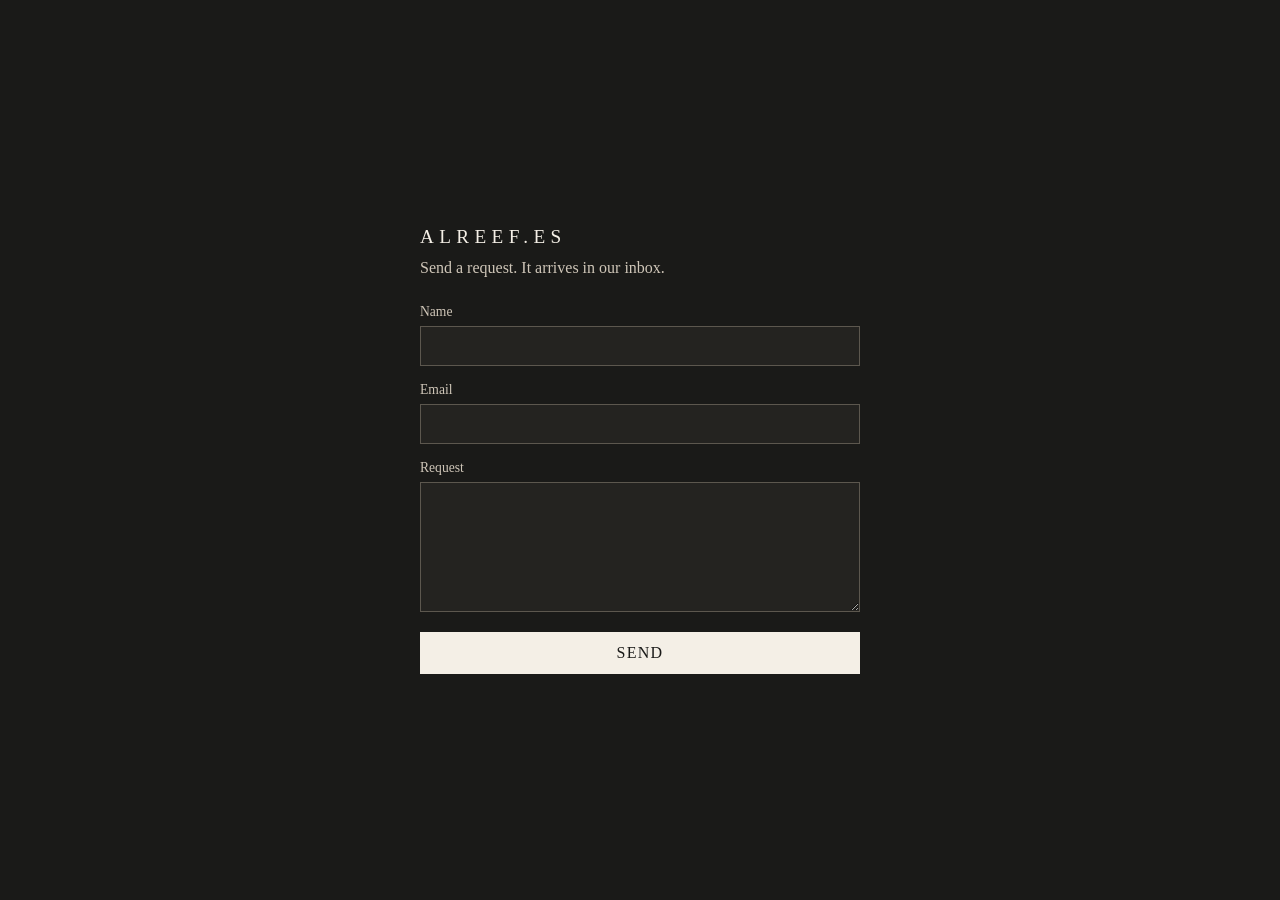
<file: index.html>
<!DOCTYPE html>
<html lang="en">
<head>
  <meta charset="UTF-8">
  <meta name="viewport" content="width=device-width, initial-scale=1">
  <title>alreef.es</title>
  <style>
    * { box-sizing: border-box; }
    body {
      margin: 0;
      min-height: 100vh;
      display: flex;
      align-items: center;
      justify-content: center;
      font-family: Georgia, "Times New Roman", serif;
      background: #1a1a18;
      color: #f4efe6;
      padding: 24px;
    }
    main { width: 100%; max-width: 440px; }
    h1 {
      font-weight: 400;
      letter-spacing: 0.28em;
      text-transform: uppercase;
      font-size: 1.2rem;
      margin: 0 0 8px;
    }
    p { color: #cfc6b8; margin: 0 0 24px; line-height: 1.5; }
    label { display: block; font-size: 0.85rem; margin: 0 0 6px; color: #cfc6b8; }
    input, textarea {
      width: 100%;
      margin: 0 0 16px;
      padding: 10px 12px;
      border: 1px solid #5c574e;
      background: #242320;
      color: #f4efe6;
      font: inherit;
    }
    button {
      width: 100%;
      padding: 12px;
      border: 0;
      background: #f4efe6;
      color: #1a1a18;
      font: inherit;
      letter-spacing: 0.08em;
      text-transform: uppercase;
      cursor: pointer;
    }
  </style>
</head>
<body>
  <main>
    <h1>alreef.es</h1>
    <p>Send a request. It arrives in our inbox.</p>

    <form action="https://formsubmit.co/adib@alreef.es" method="POST">
      <input type="hidden" name="_subject" value="New request from alreef.es">
      <input type="hidden" name="_captcha" value="false">
      <input type="hidden" name="_next" value="https://alreef.es/thanks.html">
      <input type="text" name="_honey" style="display:none">

      <label for="name">Name</label>
      <input id="name" type="text" name="name" required>

      <label for="email">Email</label>
      <input id="email" type="email" name="email" required>

      <label for="message">Request</label>
      <textarea id="message" name="message" rows="6" required></textarea>

      <button type="submit">Send</button>
    </form>
  </main>
</body>
</html>
</file>
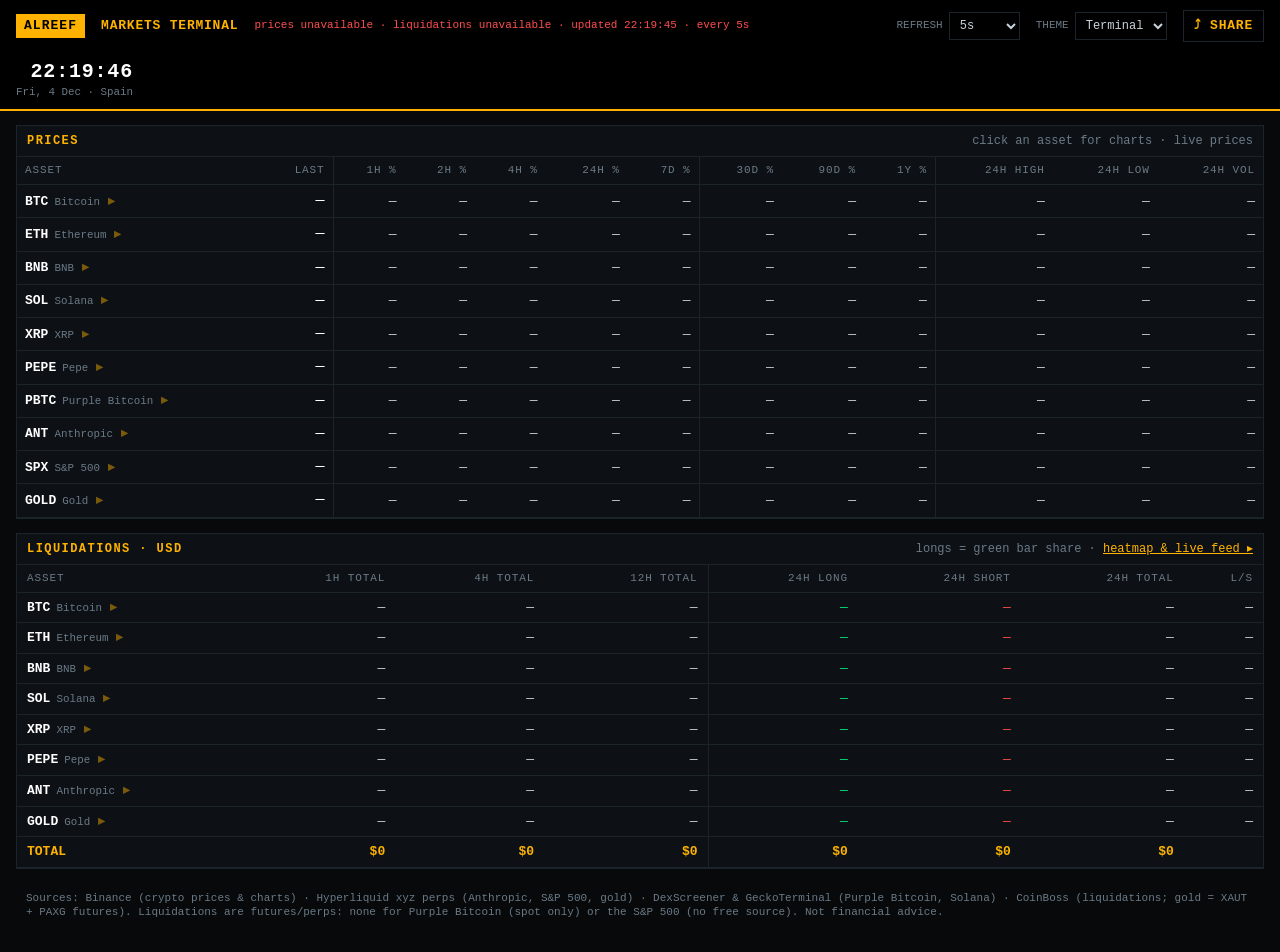
<file: crypto/index.html>
<!doctype html>
<html lang="en">
<head>
<meta charset="utf-8">
<meta name="viewport" content="width=device-width,initial-scale=1">
<title>Markets · alreef crypto</title>
<meta name="robots" content="noindex">
<meta property="og:type" content="website">
<meta property="og:site_name" content="alreef">
<meta property="og:title" content="alreef · Markets Terminal">
<meta property="og:description" content="Live prices, charts with support/resistance and targets, analysis (EN/ES/AR) and liquidations for BTC, ETH, BNB, SOL, XRP, PEPE, Purple Bitcoin, Anthropic, S&amp;P 500 and gold.">
<meta property="og:url" content="https://alreef.es/crypto/">
<meta property="og:image" content="https://alreef.es/crypto/og.png">
<meta property="og:image:width" content="1200">
<meta property="og:image:height" content="630">
<meta name="twitter:card" content="summary_large_image">
<meta name="description" content="Live prices, charts with support/resistance and targets, analysis (EN/ES/AR) and liquidations for BTC, ETH, BNB, SOL, XRP, PEPE, Purple Bitcoin, Anthropic, S&amp;P 500 and gold.">
<link rel="stylesheet" href="/crypto/theme.css?v=202611211652">
<script>try { const t = localStorage.getItem('alreef-theme'); if (t) document.documentElement.dataset.theme = t; } catch (e) {}</script>
<style>
  * { box-sizing:border-box; }
  body { margin:0; background:var(--bg); color:var(--txt); font:13px/1.35 ui-monospace,"SF Mono",Consolas,"Liberation Mono",monospace; }
  header { display:flex; align-items:center; gap:16px; flex-wrap:wrap; padding:10px 16px; background:var(--hdr); border-bottom:2px solid var(--amber); }
  .brand { color:var(--on); background:var(--amber); font-weight:700; padding:3px 8px; letter-spacing:.08em; }
  .hdr-t { color:var(--amber); font-weight:700; letter-spacing:.06em; }
  .clock { margin-left:auto; text-align:right; }
  .clock b { color:var(--hi); font-size:20px; letter-spacing:.04em; }
  .clock small { display:block; color:var(--dim); }
  main { padding:14px 16px 24px; display:grid; gap:14px; max-width:1400px; }
  section { background:var(--panel); border:1px solid var(--line); }
  h2 { margin:0; padding:7px 10px; font-size:12px; color:var(--amber); letter-spacing:.12em; border-bottom:1px solid var(--line); display:flex; justify-content:space-between; gap:10px; }
  h2 span { color:var(--dim); font-weight:400; letter-spacing:0; }
  .wrap { overflow-x:auto; }
  table { width:100%; border-collapse:collapse; min-width:620px; }
  #pxt { min-width:1180px; }
  #pxt th, #pxt td { padding:6px 8px; }
  /* keep the asset name visible while swiping the tables sideways on a phone */
  .wrap th:first-child, .wrap td:first-child { position:sticky; left:0; z-index:1; background:var(--panel); }
  tr.click:hover td:first-child, tr.click:focus td:first-child { background:var(--hover); }
  @media (max-width:640px) { td.sym small { display:none; } }
  th.grp, td.grp { border-left:1px solid var(--line); }
  th, td { padding:6px 10px; text-align:right; white-space:nowrap; border-bottom:1px solid var(--line); }
  th { color:var(--dim); font-weight:400; font-size:11px; letter-spacing:.08em; }
  th:first-child, td:first-child { text-align:left; }
  td.sym { color:var(--hi); font-weight:700; }
  td.sym small { color:var(--dim); font-weight:400; margin-left:6px; }
  tr.click { cursor:pointer; }
  tr.click td { transition:background .15s; }
  tr.click:hover td, tr.click:focus td { background:var(--hover); }
  tr.click:focus { outline:none; }
  tr.click td.sym::after { content:"▸"; color:var(--amber); margin-left:8px; opacity:.45; }
  tr.click:hover td.sym::after, tr.click:focus td.sym::after { opacity:1; }
  .up { color:var(--up); } .dn { color:var(--dn); }
  td.px { color:var(--hi); font-size:15px; transition:background .6s; }
  .flash-up { background:var(--upbg) !important; } .flash-dn { background:var(--dnbg) !important; }
  tr.tot td { color:var(--amber); font-weight:700; border-top:1px solid var(--amber); }
  .ls { display:inline-block; width:90px; height:8px; background:var(--dn); vertical-align:middle; position:relative; }
  .ls i { position:absolute; left:0; top:0; bottom:0; background:var(--up); }
  .note { color:var(--dim); font-size:11px; padding:8px 10px; }
  .status { color:var(--dim); font-size:11px; }
  .status.err { color:var(--dn); }

  /* ---------- chart window ---------- */
  .ov { position:fixed; inset:0; background:var(--scrim); display:flex; align-items:center; justify-content:center; padding:20px; z-index:10; }
  .ov[hidden] { display:none; }
  .modal { width:min(1000px,100%); max-height:100%; overflow:auto; background:var(--panel); border:1px solid var(--line); border-top:2px solid var(--amber); box-shadow:0 20px 60px var(--shade); }
  .mh { display:flex; align-items:center; gap:12px; flex-wrap:wrap; padding:10px 12px; border-bottom:1px solid var(--line); background:var(--hdr); position:sticky; top:0; z-index:10; }
  .mh .nm { color:var(--dim); }
  .mh .mpx { color:var(--hi); font-size:18px; font-weight:700; transition:color .5s, text-shadow .5s; font-variant-numeric:tabular-nums; }
  .mh .mpx.flash-up { color:var(--up); text-shadow:0 0 10px var(--up); transition:none; }
  .mh .mpx.flash-dn { color:var(--dn); text-shadow:0 0 10px var(--dn); transition:none; }
  .livebadge { font-weight:700; color:var(--up); letter-spacing:.06em; }
  .livebadge i { display:inline-block; width:7px; height:7px; border-radius:50%; background:currentColor; margin-right:6px; vertical-align:1px; animation:pulse 1.2s infinite; }
  .livebadge.warn { color:var(--amber); }
  @keyframes pulse { 0%,100% { opacity:1; } 50% { opacity:.25; } }
  .sharebtn { background:var(--hdr); border:1px solid var(--line); color:var(--amber); font:inherit; font-weight:700; letter-spacing:.06em; padding:6px 10px; cursor:pointer; }
  .sharebtn:hover { border-color:var(--amber); }
  .mh .sharebtn { margin-left:auto; height:34px; }
  .shwrap { position:relative; z-index:30; margin-left:auto; display:flex; gap:8px; align-items:center; }
  .smenu { position:absolute; right:42px; top:40px; background:var(--hdr); border:1px solid var(--amber); z-index:30; min-width:250px; white-space:nowrap; box-shadow:0 10px 30px var(--shade); }
  .smenu[hidden] { display:none; }
  .smenu button { display:block; width:100%; text-align:left; background:none; border:0; border-bottom:1px solid var(--line); color:var(--txt); font:inherit; padding:10px 12px; cursor:pointer; }
  .smenu button:last-child { border-bottom:0; }
  .smenu button:hover, .smenu button:focus { background:var(--hover); color:var(--amber); outline:none; }
  .mh .x { background:none; border:1px solid var(--line); color:var(--txt); font:inherit; font-size:16px; width:34px; height:34px; cursor:pointer; }
  .mh .x:hover { border-color:var(--amber); color:var(--amber); }
  .tfs { display:flex; gap:4px; padding:10px 12px 0; flex-wrap:wrap; }
  .tfs button { background:var(--hdr); border:1px solid var(--line); color:var(--dim); font:inherit; font-weight:700; letter-spacing:.06em; padding:6px 14px; cursor:pointer; }
  .tfs button:hover { color:var(--txt); }
  .tfs button.on { color:var(--on); background:var(--amber); border-color:var(--amber); }
  .cw { position:relative; margin:10px 12px 0; height:380px; border:1px solid var(--line); }
  #chart { position:absolute; inset:0; }
  .cmsg { position:absolute; inset:0; display:flex; align-items:center; justify-content:center; color:var(--dim); pointer-events:none; text-align:center; padding:20px; }
  .lgd { display:flex; gap:16px; flex-wrap:wrap; padding:6px 12px; color:var(--dim); font-size:11px; }
  .lgd i { display:inline-block; width:14px; height:2px; vertical-align:middle; margin-right:6px; }
  .lgd i.d { height:0; border-top:2px dashed; }
  .stats { display:grid; grid-template-columns:repeat(auto-fill,minmax(150px,1fr)); gap:1px; background:var(--line); margin:8px 12px 0; border:1px solid var(--line); }
  .stats div { background:var(--panel); padding:8px 10px; }
  .stats small { display:block; color:var(--dim); font-size:10px; letter-spacing:.1em; margin-bottom:3px; }
  .stats b { color:var(--hi); font-size:14px; font-weight:700; }
  .stats b.up { color:var(--up); } .stats b.dn { color:var(--dn); } .stats b.am { color:var(--amber); }
  .sum { margin:10px 12px 0; padding:10px 14px 12px; border-left:3px solid var(--amber); background:var(--sum); }
  .sumh { display:flex; align-items:center; justify-content:space-between; gap:10px; flex-wrap:wrap; margin-bottom:4px; }
  .sum h3 { margin:0; font-size:11px; color:var(--amber); letter-spacing:.12em; }
  .langs { display:flex; gap:4px; }
  .langs button { background:var(--hdr); border:1px solid var(--line); color:var(--dim); font:inherit; font-size:11px; padding:3px 9px; cursor:pointer; }
  .langs button.on { color:var(--on); background:var(--amber); border-color:var(--amber); }
  .rep h4 { margin:10px 0 3px; font-size:11px; letter-spacing:.08em; color:var(--hi); text-transform:uppercase; }
  .rep p { margin:0; line-height:1.6; color:var(--txt); }
  .rep .verdict p { color:var(--hi); }
  .rep[dir="rtl"] { font-family:"Segoe UI",Tahoma,"Noto Sans Arabic","Geeza Pro",Arial,sans-serif; font-size:14px; }
  .rep[dir="rtl"] h4 { letter-spacing:0; font-size:13px; text-transform:none; }
  .rep[dir="rtl"] p { line-height:1.85; }
  .bias { display:inline-block; padding:1px 8px; margin-inline-end:8px; font-weight:700; color:var(--on); }
  .bias.strongBull, .bias.bull { background:var(--up); } .bias.strongBear, .bias.bear { background:var(--dn); } .bias.neutral { background:var(--amber); }
  @media (max-width:640px) {
    .ov { padding:0; align-items:stretch; }
    .modal { max-height:none; height:100%; border-left:0; border-right:0; }
    .cw { height:300px; }
  }
</style>
</head>
<body>
<header>
  <span class="brand">ALREEF</span>
  <span class="hdr-t">MARKETS TERMINAL</span>
  <span class="status" id="status">loading…</span>
  <label class="ctl" style="margin-left:auto" title="How often prices refresh">REFRESH <select id="rate" aria-label="Refresh rate"></select></label>
  <label class="ctl" title="Colour theme">THEME <select id="theme" aria-label="Colour theme"></select></label>
  <button class="sharebtn" id="share-page" title="Share this page">⤴ SHARE</button>
  <div class="clock" style="margin-left:0"><b id="clock">--:--:--</b><small id="date"></small></div>
</header>
<main>
  <section>
    <h2>PRICES <span>click an asset for charts · live prices</span></h2>
    <div class="wrap"><table id="pxt">
      <thead><tr><th>ASSET</th><th>LAST</th><th class="grp">1H %</th><th>2H %</th><th>4H %</th><th>24H %</th><th>7D %</th><th class="grp">30D %</th><th>90D %</th><th>1Y %</th><th class="grp">24H HIGH</th><th>24H LOW</th><th>24H VOL</th></tr></thead>
      <tbody id="px"></tbody>
    </table></div>
  </section>
  <section>
    <h2>LIQUIDATIONS · USD <span>longs = green bar share · <a href="/crypto/liquidations/" style="color:var(--amber)">heatmap &amp; live feed ▸</a></span></h2>
    <div class="wrap"><table>
      <thead><tr><th>ASSET</th><th>1H TOTAL</th><th>4H TOTAL</th><th>12H TOTAL</th><th class="grp">24H LONG</th><th>24H SHORT</th><th>24H TOTAL</th><th>L/S</th></tr></thead>
      <tbody id="lq"></tbody>
    </table></div>
  </section>
  <div class="note">Sources: Binance (crypto prices &amp; charts) · Hyperliquid xyz perps (Anthropic, S&amp;P 500, gold) · DexScreener &amp; GeckoTerminal (Purple Bitcoin, Solana) · CoinBoss (liquidations; gold = XAUT + PAXG futures). Liquidations are futures/perps: none for Purple Bitcoin (spot only) or the S&amp;P 500 (no free source). Not financial advice.</div>
</main>

<div class="ov" id="ov" hidden>
  <div class="modal" role="dialog" aria-modal="true" aria-labelledby="m-sym">
    <div class="mh">
      <span class="brand" id="m-sym">BTC</span>
      <span class="nm" id="m-name"></span>
      <span class="mpx" id="m-px"></span>
      <span id="m-chg"></span>
      <div class="shwrap">
        <button class="sharebtn" id="m-share" aria-haspopup="menu" aria-expanded="false" title="Share this chart">⤴ SHARE</button>
        <div class="smenu" id="smenu" role="menu" hidden>
          <button role="menuitem" data-act="link">Share link to this chart</button>
          <button role="menuitem" data-act="image">Share chart image</button>
          <button role="menuitem" data-act="copy">Copy link</button>
        </div>
        <button class="x" id="m-x" aria-label="Close" style="margin-left:0">✕</button>
      </div>
    </div>
    <div class="tfs" id="tfs"></div>
    <div class="cw"><div id="chart"></div><div class="cmsg" id="cmsg">loading…</div></div>
    <div class="lgd">
      <span><i style="background:var(--amber)"></i>EMA 20</span>
      <span><i style="background:var(--blue)"></i>EMA 50</span>
      <span><i class="d" style="border-color:var(--up)"></i>support S1 / S2</span>
      <span><i class="d" style="border-color:var(--dn)"></i>resistance R1 / R2</span>
      <span><i class="d" style="border-color:var(--amber)"></i>▲ / ▼ targets</span>
      <span id="m-src"></span>
      <span class="livebadge" id="m-live" hidden></span>
    </div>
    <div class="stats" id="stats"></div>
    <div class="sum">
      <div class="sumh"><h3 id="m-sumh">ANALYSIS</h3><span class="langs" id="langs" role="group" aria-label="Analysis language"></span></div>
      <div class="rep" id="m-sum"></div>
    </div>
    <div class="note">Technical read from price and liquidation data only. Not financial advice.</div>
  </div>
</div>

<script src="/crypto/vendor/lightweight-charts-4.2.0.js"></script>
<script src="/crypto/lib.js?v=202611211652"></script>
<script src="/crypto/report.js?v=202611211652"></script>
<script>
  const A = window.ALREEF, $ = id => document.getElementById(id);
  A.clock($('clock'), $('date'));
  const last = {};
  let P = [], L = null, CH = {}; const LW = {};
  function cls(v) { return v === null || v === undefined ? '' : v >= 0 ? 'up' : 'dn'; }

  // Prices refresh at the chosen rate (1 s – 1 min); 2H/4H/7D bases and liquidations every 15 s at most;
  // the open chart's analysis every 60 s (its candles are already live).
  let pricesAt = 0;
  const pct = (px, o) => px > 0 && o > 0 ? (px / o - 1) * 100 : null;
  const win = (a, w) => { const c = CH[a.sym] || {}; return pct(a.price, c[w + '_o']) ?? c[w] ?? null; };
  const pcell = (v, extra = '') => `<td class="${cls(v ?? null)}${extra}">${A.fmtPct(v ?? null)}</td>`;
  function pxRow(a) {
    return `<td class="sym">${a.sym}<small>${a.name}</small></td>
        <td class="px" data-s="${a.sym}">${A.fmtPrice(a.price)}</td>
        ${pcell(win(a, '1h'), ' grp')}${pcell(win(a, '2h'))}${pcell(win(a, '4h'))}${pcell(a.chg)}${pcell(win(a, '7d'))}${pcell(win(a, '30d'), ' grp')}${pcell(win(a, '90d'))}${pcell(win(a, '1y'))}
        <td class="grp">${A.fmtPrice(a.high)}</td><td>${A.fmtPrice(a.low)}</td><td>${A.fmtUSD(a.vol)}</td>`;
  }
  function renderPrices() {
    const body = $('px');
    if (body.querySelectorAll('tr').length !== P.length)
      body.innerHTML = P.map(a => `<tr class="click" data-s="${a.sym}" tabindex="0" title="Open ${a.name} charts"></tr>`).join('');
    P.forEach(a => {
      const tr = body.querySelector(`tr[data-s="${a.sym}"]`), html = pxRow(a);
      if (tr._h !== html) { tr.innerHTML = html; tr._h = html; }      // update rows in place: no flicker, keyboard focus kept
      const td = tr.querySelector('td.px');
      if (a.price !== null && last[a.sym] !== undefined && a.price !== last[a.sym]) {
        td.classList.add(a.price > last[a.sym] ? 'flash-up' : 'flash-dn');
        setTimeout(() => td.classList.remove('flash-up', 'flash-dn'), 900);
      }
      if (a.price !== null) last[a.sym] = a.price;
    });
  }
  function setStatus() {
    const liqOk = L && A.LIQ_ASSETS.some(a => L[a.sym]['24h'].total !== null), pxOk = P.some(a => a.price !== null);
    const s = $('status'), r = A.getRate();
    s.className = 'status' + ((liqOk || !L) && pxOk ? '' : ' err');
    s.textContent = (pxOk ? '' : 'prices unavailable · ') + (L && !liqOk ? 'liquidations unavailable · ' : '') +
      'updated ' + A.spain() + ` · every ${r < 60 ? r + 's' : '1 min'}`;
  }
  async function refreshPrices() {
    const np = await A.prices();
    if (np.some(a => a.price !== null) || !P.length) P = np;
    pricesAt = Date.now(); renderPrices(); setStatus();
  }
  async function refreshSlow() {
    let ch, w1, w4, w12;
    [L, ch, w1, w4, w12] = await Promise.all([A.liquidations(), A.changes(), A.liqRange('1h'), A.liqRange('4h'), A.liqRange('12h')]);
    // 1H / 4H / 12H totals (keep the last good set if one request fails)
    [['1h', w1], ['4h', w4], ['12h', w12]].forEach(([k, v]) => { if (v) LW[k] = v; });
    // keep the last good value per window if a source hiccups
    Object.entries(ch).forEach(([s, v]) => { CH[s] = { ...(CH[s] || {}), ...Object.fromEntries(Object.entries(v).filter(([, x]) => x !== null && x !== undefined)) }; });
    if (P.length) renderPrices();
    const tot = { l: 0, s: 0, t: 0, '1h': 0, '4h': 0, '12h': 0 };
    $('lq').innerHTML = A.LIQ_ASSETS.map(a => {
      const x = L[a.sym], d = x['24h'];
      tot.l += d.long || 0; tot.s += d.short || 0; tot.t += d.total || 0;
      const wc = k => { const v = LW[k] ? A.liqPick(LW[k], a) : null; if (v && v.total) tot[k] += v.total;
        return v ? `<td title="longs ${A.fmtUSD(v.long)} · shorts ${A.fmtUSD(v.short)}">${A.fmtUSD(v.total)}</td>` : '<td>—</td>'; };
      const share = d.long !== null && d.short !== null && (d.long + d.short) > 0 ? d.long / (d.long + d.short) * 100 : null;
      return `<tr class="click" data-s="${a.sym}" tabindex="0" title="Open ${a.name} charts"><td class="sym">${a.sym}<small>${a.name}</small></td>
        ${wc('1h')}${wc('4h')}${wc('12h')}<td class="up grp">${A.fmtUSD(d.long)}</td><td class="dn">${A.fmtUSD(d.short)}</td><td>${A.fmtUSD(d.total)}</td>
        <td>${share === null ? '—' : `<span class="ls" title="longs ${share.toFixed(0)}%"><i style="width:${share}%"></i></span>`}</td></tr>`;
    }).join('') + `<tr class="tot"><td>TOTAL</td><td>${A.fmtUSD(tot['1h'])}</td><td>${A.fmtUSD(tot['4h'])}</td><td>${A.fmtUSD(tot['12h'])}</td><td class="grp">${A.fmtUSD(tot.l)}</td><td>${A.fmtUSD(tot.s)}</td><td>${A.fmtUSD(tot.t)}</td><td></td></tr>`;
    setStatus();
  }
  function refreshChart() { if (cur.sym) { header(); loadChart(false); } }

  // ---------- chart window ----------
  const TFS = Object.keys(A.TF);
  const cur = { sym: null, tf: '24h', seq: 0 };
  let chart = null, sCandle, sVol, sE20, sE50, plines = [], levelPrices = [], shortLiq = {};
  $('tfs').innerHTML = TFS.map(k => `<button data-tf="${k}">${A.TF[k].label}</button>`).join('');

  const madrid = (t, o) => new Intl.DateTimeFormat('en-GB', { timeZone: 'Europe/Madrid', hour12: false, ...o }).format(new Date(t * 1000));
  // chart colours come from the active theme
  const C = () => Object.fromEntries(['panel', 'grid', 'line', 'axis', 'up', 'dn', 'amber', 'blue', 'dim'].map(k => [k, A.cssVar(k)]));
  const chartTheme = c => ({ layout: { background: { color: c.panel }, textColor: c.axis },
    grid: { vertLines: { color: c.grid }, horzLines: { color: c.grid } },
    rightPriceScale: { borderColor: c.line }, timeScale: { borderColor: c.line }, crosshair: { vertLine: { color: c.dim, labelBackgroundColor: c.line }, horzLine: { color: c.dim, labelBackgroundColor: c.line } } });
  function makeChart() {
    const c = C();
    chart = LightweightCharts.createChart($('chart'), {
      autoSize: true,
      layout: { background: { color: c.panel }, textColor: c.axis, fontFamily: 'ui-monospace,Consolas,monospace', fontSize: 11 },
      grid: { vertLines: { color: c.grid }, horzLines: { color: c.grid } },
      rightPriceScale: { borderColor: c.line, scaleMargins: { top: 0.08, bottom: 0.24 } },
      timeScale: { borderColor: c.line, timeVisible: true, secondsVisible: false,
        tickMarkFormatter: (t, type) => type <= 1 ? madrid(t, { month: 'short', year: type === 0 ? 'numeric' : undefined })
          : type === 2 ? madrid(t, { day: 'numeric', month: 'short' }) : madrid(t, { hour: '2-digit', minute: '2-digit' }) },
      localization: { timeFormatter: t => madrid(t, { weekday: 'short', day: 'numeric', month: 'short', hour: '2-digit', minute: '2-digit' }) + ' Spain' },
      crosshair: { mode: 0 },
    });
    chart.applyOptions(chartTheme(c));
    sCandle = chart.addCandlestickSeries({ upColor: c.up, downColor: c.dn, borderVisible: false, wickUpColor: c.up, wickDownColor: c.dn,
      // widen the price scale so every support / resistance / target line stays on screen
      autoscaleInfoProvider: original => {
        const r = original();
        if (!r || !r.priceRange || !levelPrices.length) return r;
        return { ...r, priceRange: { minValue: Math.min(r.priceRange.minValue, ...levelPrices), maxValue: Math.max(r.priceRange.maxValue, ...levelPrices) } };
      } });
    sVol = chart.addHistogramSeries({ priceScaleId: 'vol', priceFormat: { type: 'volume' }, lastValueVisible: false, priceLineVisible: false });
    chart.priceScale('vol').applyOptions({ scaleMargins: { top: 0.82, bottom: 0 } });
    const line = c => chart.addLineSeries({ color: c, lineWidth: 1, priceLineVisible: false, lastValueVisible: false, crosshairMarkerVisible: false });
    sE20 = line(c.amber); sE50 = line(c.blue);
  }
  window.addEventListener('alreef-theme', () => {
    if (!chart) return;
    const c = C();
    chart.applyOptions(chartTheme(c));
    sCandle.applyOptions({ upColor: c.up, downColor: c.dn, wickUpColor: c.up, wickDownColor: c.dn });
    sE20.applyOptions({ color: c.amber }); sE50.applyOptions({ color: c.blue });
    if (cur.sym) loadChart(false);   // redraws volume bars and level lines in the new colours
  });

  // Header change % = price now vs the open of the first candle in the selected timeframe.
  const chgBase = { sym: null, tf: null, open: null, close: null };
  function setChg(px) {
    if (!chgBase.open || !(px > 0)) return;
    const c = (px / chgBase.open - 1) * 100;
    $('m-chg').className = cls(c); $('m-chg').textContent = A.fmtPct(c) + ' ' + A.TF[chgBase.tf].label;
  }
  function header() {
    const p = P.find(x => x.sym === cur.sym) || A.ASSETS.find(x => x.sym === cur.sym);
    $('m-sym').textContent = p.sym; $('m-name').textContent = p.name;
    if (live.lastPx === null) $('m-px').textContent = A.fmtPrice(p.price ?? null);
    // change over the selected timeframe once its candles are loaded; the 24h figure until then
    if (chgBase.sym === cur.sym && chgBase.tf === cur.tf && chgBase.open) setChg(live.lastPx ?? chgBase.close);
    else { $('m-chg').className = cls(p.chg); $('m-chg').textContent = p.chg === undefined ? '' : A.fmtPct(p.chg) + ' 24H'; }
  }

  async function liqFor(sym, tf) {
    const asset = A.ASSETS.find(a => a.sym === sym);
    if (asset.noLiq) return null;
    // 1H / 4H / 24H come straight from the source. 2H and 7D+: it only keeps the last 24 h, so those
    // timeframes show the real 24H figures (labelled 24H).
    const key = tf === '1h' || tf === '4h' ? tf : '24h';
    let d = key === '24h' && L && L[sym] ? L[sym]['24h'] : null;
    if (!d) {
      const c = shortLiq[key];
      if (!c || Date.now() - c.at > 55000) shortLiq[key] = { at: Date.now(), data: await A.liqRange(key) };
      d = shortLiq[key].data ? A.liqPick(shortLiq[key].data, asset) : null;
    }
    return d && key !== tf ? { ...d, win: '24h' } : d;
  }

  // Candles are cached for 55 s so the multi-timeframe trend check doesn't refetch the same data.
  const cCache = {};
  async function candlesCached(asset, tf) {
    const k = asset.sym + tf, c = cCache[k];
    if (c && Date.now() - c.at < 55000) return c.data;
    const data = await A.candles(asset, tf);
    if (data.bars.length) cCache[k] = { at: Date.now(), data };
    return data;
  }
  // Extra context for the report: trend on every timeframe, futures positioning, average liquidation day.
  async function context(asset, seq) {
    const [pos, ...mt] = await Promise.all([A.positioning(asset.sym), ...TFS.map(t => candlesCached(asset, t))]);
    if (seq !== cur.seq) return;
    const mtf = {};
    TFS.forEach((t, i) => { const a = A.analyze(mt[i].bars, null); if (a) mtf[t] = a.trend; });
    view.ctx = { pos, mtf, liqAvgDay: L && L[asset.sym] ? L[asset.sym].avgDay : null };
    renderStats(); renderReport();
  }

  async function loadChart(fit) {
    const seq = ++cur.seq, sym = cur.sym, tf = cur.tf, asset = A.ASSETS.find(a => a.sym === sym);
    document.querySelectorAll('#tfs button').forEach(b => b.classList.toggle('on', b.dataset.tf === tf));
    if (fit) { cur.fitPending = true; $('cmsg').textContent = 'loading…'; $('cmsg').hidden = false; }
    const [cd, liq] = await Promise.all([candlesCached(asset, tf), liqFor(sym, tf)]);
    if (seq !== cur.seq) return;                      // a newer request replaced this one
    const bars = cd.bars;
    if (!chart) makeChart();
    plines.forEach(l => sCandle.removePriceLine(l)); plines = [];
    if (!bars.length) {
      stopLive();
      sCandle.setData([]); sVol.setData([]); sE20.setData([]); sE50.setData([]);
      $('cmsg').textContent = 'Chart data unavailable right now. It will retry on the next refresh.'; $('cmsg').hidden = false;
    } else {
      $('cmsg').hidden = true;
      const px = bars[bars.length - 1].close, prec = px >= 10 ? 2 : px >= 1 ? 3 : Math.min(10, Math.ceil(-Math.log10(px)) + 3);
      sCandle.applyOptions({ priceFormat: { type: 'price', precision: prec, minMove: 1 / 10 ** prec } });
      sCandle.setData(bars);
      sVol.setData(bars.map(b => ({ time: b.time, value: b.volume, color: A.alpha(A.cssVar(b.close >= b.open ? 'up' : 'dn'), .35) })));
    }
    const an = A.analyze(bars, liq);
    const toLine = s => an ? bars.map((b, i) => s[i] === null || s[i] === undefined ? null : { time: b.time, value: s[i] }).filter(Boolean) : [];
    sE20.setData(an ? toLine(an.ema20Series) : []); sE50.setData(an ? toLine(an.ema50Series) : []);
    // Levels on the chart: S1/S2 support, R1/R2 resistance, ▲/▼ targets (same numbers as the analysis).
    levelPrices = [];
    if (an) {
      const line = (price, color, width, style, title) => {
        if (price === null || price === undefined || !(price > 0)) return;
        plines.push(sCandle.createPriceLine({ price, color, lineWidth: width, lineStyle: style, axisLabelVisible: true, title }));
        levelPrices.push(price);
      };
      const same = (x, y) => x !== null && y !== null && Math.abs(x - y) / y < 1e-6;
      const c = C();
      line(an.support, c.up, 2, 2, 'S1');
      if (!same(an.support2, an.targetDown)) line(an.support2, A.alpha(c.up, .6), 1, 1, 'S2');
      line(an.resistance, c.dn, 2, 2, 'R1');
      if (!same(an.resistance2, an.targetUp)) line(an.resistance2, A.alpha(c.dn, .6), 1, 1, 'R2');
      line(an.targetUp, c.amber, 2, 3, same(an.resistance2, an.targetUp) ? 'R2 ▲ target' : '▲ target');
      line(an.targetDown, c.amber, 2, 3, same(an.support2, an.targetDown) ? 'S2 ▼ target' : '▼ target');
    }
    // fit even if this load replaced the one that asked for it (e.g. the 60 s refresh landed first)
    if (cur.fitPending && bars.length) { chart.timeScale().fitContent(); cur.fitPending = false; }
    $('m-src').textContent = bars.length ? `${A.TF[tf].iv} candles · ${cd.src}` : '';
    if (bars.length) {
      Object.assign(chgBase, { sym, tf, open: bars[0].open, close: bars[bars.length - 1].close });
      startLive(asset, tf, cd.src, bars);
      setChg(live.lastPx ?? chgBase.close);
    }
    const keep = view.ctx && view.sym === sym ? view.ctx : null;
    Object.assign(view, { an, liq, asset, tf, sym, ctx: keep });
    renderStats(); renderReport();
    context(asset, seq);
  }

  // ---------- live candles ----------
  // Crypto: Binance trade + kline WebSocket (every trade, ~per second). ANT / S&P 500 / gold:
  // Hyperliquid candle WebSocket. Purple Bitcoin: no stream, so the last candle is polled every 15 s.
  // The chart redraws at most 4× a second; the full analysis still refreshes every 60 s.
  const IVS = { '1m': 60, '5m': 300, '15m': 900, '1h': 3600, '4h': 14400, '12h': 43200, '1d': 86400 };
  const live = { key: null, ws: null, timer: null, ping: null, flush: null, retry: 0, last: null, ivSec: 0, pend: false, lastPx: null };
  const volBar = b => ({ time: b.time, value: b.volume, color: A.alpha(A.cssVar(b.close >= b.open ? 'up' : 'dn'), .35) });
  function badge(text, warn) { const el = $('m-live'); el.hidden = false; el.className = 'livebadge' + (warn ? ' warn' : ''); el.innerHTML = `<i></i>${text}`; }
  function stopLive() {
    live.key = null; live.lastPx = null;
    if (live.ws) { live.ws.onclose = null; try { live.ws.close(); } catch (e) {} live.ws = null; }
    [live.timer, live.ping, live.flush].forEach(clearInterval);
    live.timer = live.ping = live.flush = null;
    $('m-live').hidden = true;
  }
  function draw(b) {                       // b: a full candle (from the stream or built from trades)
    if (!live.last || b.time < live.last.time) return;
    live.last = b; live.pend = true;
  }
  function flush() {
    if (!live.pend || !live.last) return;
    live.pend = false;
    try { sCandle.update(live.last); sVol.update(volBar(live.last)); } catch (e) { return; }
    const px = live.last.close, el = $('m-px');
    if (live.lastPx !== null && px !== live.lastPx) {
      el.classList.remove('flash-up', 'flash-dn'); void el.offsetWidth;
      el.classList.add(px > live.lastPx ? 'flash-up' : 'flash-dn');
      clearTimeout(el._t); el._t = setTimeout(() => el.classList.remove('flash-up', 'flash-dn'), 700);
    }
    live.lastPx = px; el.textContent = A.fmtPrice(px);
    setChg(px);
  }
  function tick(price, usd, ms) {          // one trade → update the current candle or start a new one
    if (!live.last || !(price > 0)) return;
    const t = Math.floor(ms / 1000 / live.ivSec) * live.ivSec, b = live.last;
    if (t < b.time) return;
    draw(t > b.time ? { time: t, open: b.close, high: price, low: price, close: price, volume: usd }
                    : { ...b, high: Math.max(b.high, price), low: Math.min(b.low, price), close: price, volume: b.volume + usd });
  }
  function reconnect(fn, key) {
    if (live.key !== key) return;
    badge('RECONNECTING…', true);
    const wait = Math.min(30000, 1000 * 2 ** live.retry++);
    setTimeout(() => { if (live.key === key) fn(); }, wait);
  }
  function openBinance(asset, tf, key) {
    const s = asset.sym.toLowerCase() + 'usdt', iv = A.TF[tf].iv;
    const host = ['wss://data-stream.binance.vision', 'wss://stream.binance.com:9443'][live.retry % 2];
    const ws = new WebSocket(`${host}/stream?streams=${s}@aggTrade/${s}@kline_${iv}`);
    live.ws = ws;
    ws.onopen = () => { live.retry = 0; badge('LIVE · every trade'); };
    ws.onmessage = e => {
      if (live.key !== key) return;
      let m; try { m = JSON.parse(e.data); } catch (x) { return; }
      const d = m.data || m;
      if (d.e === 'aggTrade') tick(+d.p, +d.p * +d.q, d.T);
      else if (d.e === 'kline') { const k = d.k; draw({ time: Math.floor(k.t / 1000), open: +k.o, high: +k.h, low: +k.l, close: +k.c, volume: +k.q }); }
    };
    ws.onclose = () => reconnect(() => openBinance(asset, tf, key), key);
  }
  function openHL(asset, tf, key) {
    const coin = asset.src === 'hl' ? 'xyz:' + asset.hl[0] : (asset.hlCoin || asset.sym);
    const sc = asset.src === 'hl' ? 1 : (asset.hlScale || 1);
    const ws = new WebSocket('wss://api.hyperliquid.xyz/ws');
    live.ws = ws;
    ws.onopen = () => {
      live.retry = 0;
      ws.send(JSON.stringify({ method: 'subscribe', subscription: { type: 'candle', coin, interval: A.TF[tf].iv } }));
      badge('LIVE');
      clearInterval(live.ping); live.ping = setInterval(() => { try { ws.send('{"method":"ping"}'); } catch (e) {} }, 30000);
    };
    ws.onmessage = e => {
      if (live.key !== key) return;
      let m; try { m = JSON.parse(e.data); } catch (x) { return; }
      if (m.channel !== 'candle' || !m.data) return;
      const k = m.data;
      if (k.s && k.s !== coin) return;
      draw({ time: Math.floor(k.t / 1000), open: k.o * sc, high: k.h * sc, low: k.l * sc, close: k.c * sc, volume: k.v / sc });
    };
    ws.onclose = () => { clearInterval(live.ping); reconnect(() => openHL(asset, tf, key), key); };
  }
  async function pollDex(asset, tf, key) {
    const d = await A.candles(asset, tf);
    if (live.key !== key || !d.bars.length) return;
    draw({ ...d.bars[d.bars.length - 1] });
  }
  function startLive(asset, tf, src, bars) {
    const key = asset.sym + '|' + tf + '|' + src, rest = { ...bars[bars.length - 1] };
    live.ivSec = IVS[A.TF[tf].iv];
    if (live.key === key) {                // same chart re-loaded by the 60 s refresh: keep the newer live candle
      if (live.last && live.last.time >= rest.time) live.pend = true; else live.last = rest;
      return;
    }
    stopLive();
    live.key = key; live.last = rest; live.retry = 0;
    live.flush = setInterval(flush, 250);
    if (src === 'Binance') openBinance(asset, tf, key);
    else if (src === 'Hyperliquid') openHL(asset, tf, key);
    else { badge('UPDATES EVERY 15 S', true); live.timer = setInterval(() => pollDex(asset, tf, key), 15000); }
  }

  // ---------- stats grid + report ----------
  const view = { an: null, liq: null, asset: null, tf: '24h', sym: null, ctx: null };
  const BIAS_EN = { strongBull: 'STRONG BULLISH', bull: 'BULLISH', neutral: 'NEUTRAL', bear: 'BEARISH', strongBear: 'STRONG BEARISH' };
  function renderStats() {
    const { an, liq, asset, tf, ctx } = view;
    if (!asset) return;
    const lab = A.TF[tf].label, cell = (k, v, c = '') => `<div><small>${k}</small><b class="${c}">${v}</b></div>`;
    const c = [];
    if (an) {
      c.push(cell(`CHANGE ${lab}`, A.fmtPct(an.change), cls(an.change)));
      c.push(cell(`HIGH ${lab}`, A.fmtPrice(an.high)), cell(`LOW ${lab}`, A.fmtPrice(an.low)));
      c.push(cell('BIAS', `${BIAS_EN[an.bias]} · ${an.bulls}/${an.signals.length}`, an.bias.includes('ull') ? 'up' : an.bias.includes('ear') ? 'dn' : 'am'));
      c.push(cell('RSI (14)', an.rsi === null ? '—' : an.rsi.toFixed(0) + (an.rsi < 30 ? ' · oversold' : an.rsi > 70 ? ' · overbought' : ''), an.rsi === null ? '' : an.rsi < 30 ? 'up' : an.rsi > 70 ? 'dn' : ''));
      c.push(cell('MACD', an.macd ? (an.macd.line > an.macd.signal ? 'ABOVE SIGNAL' : 'BELOW SIGNAL') + (an.macd.cross ? ' · NEW CROSS' : '') : '—', an.macd ? (an.macd.line > an.macd.signal ? 'up' : 'dn') : ''));
      c.push(cell('SUPPORT S1 / S2', an.support === null ? '—' : A.fmtPrice(an.support) + (an.support2 !== null ? ' / ' + A.fmtPrice(an.support2) : ''), 'up'));
      c.push(cell('RESISTANCE R1 / R2', an.resistance === null ? '—' : A.fmtPrice(an.resistance) + (an.resistance2 !== null ? ' / ' + A.fmtPrice(an.resistance2) : ''), 'dn'));
      c.push(cell('TARGET ▲ / ▼', `${A.fmtPrice(an.targetUp)} / ${A.fmtPrice(an.targetDown)}`, 'am'));
      c.push(cell(`VWAP ${lab}`, A.fmtPrice(an.vwap), an.vwap === null ? '' : an.last > an.vwap ? 'up' : 'dn'));
      c.push(cell('VOLATILITY / CANDLE', an.atr === null ? '—' : an.atr.toFixed(2) + '%' + (an.bb && an.bb.squeeze ? ' · SQUEEZE' : ''), an.bb && an.bb.squeeze ? 'am' : ''));
      c.push(cell('VOLUME vs AVG', an.volRatio === null ? '—' : an.volRatio.toFixed(2) + '×', an.volRatio > 1.5 ? 'am' : ''));
      c.push(cell('BUY VOLUME', an.buyShare === null ? '—' : (an.buyShare * 100).toFixed(0) + '%', an.buyShare === null ? '' : an.buyShare > 0.55 ? 'up' : an.buyShare < 0.45 ? 'dn' : ''));
    }
    if (ctx && ctx.pos) {
      const f = ctx.pos.funding8h;
      c.push(cell('FUNDING / 8H', f === null ? '—' : (f >= 0 ? '+' : '') + f.toFixed(4) + '%', f === null ? '' : f > 0.01 ? 'up' : f < -0.01 ? 'dn' : ''));
      c.push(cell('OPEN INTEREST', A.fmtUSD(ctx.pos.oiUsd)));
    }
    if (asset.noLiq) c.push(cell(`LIQUIDATIONS ${lab}`, asset.noLiq.toUpperCase()));
    else {
      const ll = liq && liq.win ? '24H' : lab;
      if (!liq || liq.total === null) c.push(cell(`LIQUIDATIONS ${ll}`, '—'));
      else c.push(cell(`LIQ LONGS ${ll}`, A.fmtUSD(liq.long), 'up'), cell(`LIQ SHORTS ${ll}`, A.fmtUSD(liq.short), 'dn'), cell(`LIQ TOTAL ${ll}`, A.fmtUSD(liq.total)));
    }
    $('stats').innerHTML = c.join('');
  }

  // Language for the analysis: remembered on this device; first visit follows the browser language.
  const LS_KEY = 'alreef-crypto-lang';
  let lang = (() => { try { const v = localStorage.getItem(LS_KEY); if (v && A.LANGS[v]) return v; } catch (e) {}
    const n = (navigator.language || 'en').slice(0, 2); return A.LANGS[n] ? n : 'en'; })();
  $('langs').innerHTML = Object.entries(A.LANGS).map(([k, v]) => `<button data-l="${k}" lang="${k}">${k === 'en' ? 'EN' : k === 'es' ? 'ES' : 'عربي'}</button>`).join('');
  $('langs').addEventListener('click', e => {
    const b = e.target.closest('button'); if (!b) return;
    lang = b.dataset.l; try { localStorage.setItem(LS_KEY, lang); } catch (e) {}
    renderReport();
  });
  const esc = s => String(s).replace(/[&<>"]/g, ch => ({ '&': '&amp;', '<': '&lt;', '>': '&gt;', '"': '&quot;' }[ch]));
  function renderReport() {
    const { an, asset, tf, ctx } = view;
    if (!asset) return;
    document.querySelectorAll('#langs button').forEach(b => b.classList.toggle('on', b.dataset.l === lang));
    const r = A.report(an, ctx, tf, asset, lang);
    const el = $('m-sum');
    el.setAttribute('dir', r.dir); el.setAttribute('lang', lang);
    el.innerHTML = r.sections.map((s, i) => `<div class="${i === 0 ? 'verdict' : ''}"><h4>${esc(s.h)}</h4><p>${i === 0 && an ? `<span class="bias ${an.bias}">${esc(s.p.split(':')[0])}</span>${esc(s.p.slice(s.p.indexOf(':') + 1).trim())}` : esc(s.p)}</p></div>`).join('');
    $('m-sumh').textContent = `ANALYSIS · ${A.TF[tf].label}`;
  }

  function openAsset(sym, tf) {
    if (!A.ASSETS.some(a => a.sym === sym)) return;
    cur.sym = sym; if (tf && A.TF[tf]) cur.tf = tf;
    $('ov').hidden = false; document.body.style.overflow = 'hidden';
    history.replaceState(null, '', `#${sym}-${cur.tf}`);
    header(); loadChart(true);
    $('m-x').focus();
  }
  function closeAsset() {
    stopLive(); $('smenu').hidden = true;
    cur.sym = null; cur.seq++;
    $('ov').hidden = true; document.body.style.overflow = '';
    history.replaceState(null, '', location.pathname);
  }
  const rowOpen = e => { const tr = e.target.closest('tr.click'); if (tr) openAsset(tr.dataset.s); };
  ['px', 'lq'].forEach(id => {
    $(id).addEventListener('click', rowOpen);
    $(id).addEventListener('keydown', e => { if (e.key === 'Enter' || e.key === ' ') { e.preventDefault(); rowOpen(e); } });
  });
  $('tfs').addEventListener('click', e => {
    const b = e.target.closest('button'); if (!b || !cur.sym) return;
    cur.tf = b.dataset.tf; history.replaceState(null, '', `#${cur.sym}-${cur.tf}`); loadChart(true);
  });
  $('m-x').addEventListener('click', closeAsset);
  $('ov').addEventListener('click', e => { if (e.target === $('ov')) closeAsset(); });
  document.addEventListener('keydown', e => { if (e.key !== 'Escape') return; if (!smenu.hidden) { menu(false); $('m-share').focus(); } else if (cur.sym) closeAsset(); });

  // ---------- share ----------
  const tfLabel = () => (A.TF[cur.tf] && A.TF[cur.tf].label) || cur.tf;
  function shareInfo() {
    const base = location.origin + location.pathname;
    if (!cur.sym) return { title: 'alreef · Markets Terminal', text: 'Live crypto, Anthropic, S&P 500 and gold prices with charts and analysis', url: base };
    const name = $('m-name').textContent.trim(), px = $('m-px').textContent.trim(), chg = $('m-chg').textContent.trim();
    let bias = '';
    try { if (view.an && view.asset) bias = A.report(view.an, view.ctx, view.tf, view.asset, 'en').sections[0].p.split(':')[0].trim(); } catch (e) {}
    return { title: `${cur.sym} ${px} ${chg}`,
      text: `${name} (${cur.sym}) ${px} · ${chg}${bias ? ' · ' + bias : ''}`,
      url: `${base}#${cur.sym}-${cur.tf}` };
  }
  async function chartImage() {
    const shot = chart.takeScreenshot(), W = 1200, pad = 36;
    const ch = Math.round(shot.height * (W - pad * 2) / shot.width), H = 150 + ch + 70;
    const c = document.createElement('canvas'); c.width = W; c.height = H;
    const g = c.getContext('2d'), mono = 'ui-monospace,Menlo,Consolas,monospace', T = n => A.cssVar(n);
    g.fillStyle = T('bg'); g.fillRect(0, 0, W, H);
    g.fillStyle = T('amber'); g.fillRect(0, 0, W, 6);
    g.textBaseline = 'alphabetic';
    g.font = `700 20px ${mono}`; g.fillStyle = T('amber'); g.fillText('ALREEF', pad, 44);
    g.fillStyle = T('dim'); g.fillText(`· ${$('m-name').textContent.trim()} · ${tfLabel()}`, pad + 92, 44);
    g.font = `700 46px ${mono}`; g.fillStyle = T('hi');
    const head = `${cur.sym}  ${$('m-px').textContent.trim()}`; g.fillText(head, pad, 106); const hw = g.measureText(head).width;
    const chg = $('m-chg').textContent.trim();
    g.fillStyle = getComputedStyle($('m-chg')).color || T('hi'); g.font = `700 34px ${mono}`;
    g.fillText(chg, pad + hw + 24, 106);
    const info = shareInfo().text.split(' · ').slice(2).join(' · ');
    if (info) { g.font = `600 18px ${mono}`; g.fillStyle = T('amber'); g.textAlign = 'right'; g.fillText(info.toUpperCase(), W - pad, 44); g.textAlign = 'left'; }
    g.drawImage(shot, pad, 130, W - pad * 2, ch);
    g.strokeStyle = T('line'); g.strokeRect(pad - .5, 129.5, W - pad * 2 + 1, ch + 1);
    g.font = `16px ${mono}`; g.fillStyle = T('dim');
    g.fillText(`alreef.es/crypto · ${A.spain({ day: 'numeric', month: 'short', year: 'numeric', hour: '2-digit', minute: '2-digit' })} Spain time`, pad, H - 28);
    g.textAlign = 'right'; g.fillText('Not financial advice', W - pad, H - 28);
    return new Promise(r => c.toBlob(r, 'image/png'));
  }
  const smenu = $('smenu');
  const menu = open => { smenu.hidden = !open; $('m-share').setAttribute('aria-expanded', open); if (open) smenu.querySelector('button').focus(); };
  $('m-share').addEventListener('click', e => { e.stopPropagation(); menu(smenu.hidden); });
  smenu.addEventListener('click', async e => {
    const b = e.target.closest('button'); if (!b) return; menu(false);
    const info = shareInfo();
    if (b.dataset.act === 'link') A.shareLink(info);
    else if (b.dataset.act === 'copy') A.toast(await A.copyText(info.url) ? 'Link copied' : info.url);
    else {
      try { const blob = await chartImage(); await A.shareFile(blob, `alreef-${cur.sym}-${cur.tf}.png`, info); }
      catch (err) { console.error(err); A.toast('Could not make the image — link copied instead'); A.copyText(info.url); }
    }
  });
  document.addEventListener('click', e => { if (!smenu.hidden && !e.target.closest('.shwrap')) menu(false); });
  $('share-page').addEventListener('click', () => A.shareLink(shareInfo()));

  A.rateUI($('rate')); A.themeUI($('theme'));
  A.every(refreshPrices, () => A.getRate() * 1000);
  A.every(refreshSlow, () => Math.max(15, A.getRate()) * 1000);
  setTimeout(() => A.every(refreshChart, () => 60000), 60000);
  // Open straight from a link like /crypto/#BTC-7d
  const m = location.hash.match(/^#([A-Z]+)(?:-(1h|2h|4h|24h|7d|30d|90d|1y))?$/);
  if (m) openAsset(m[1], m[2]);
</script>
</body>
</html>
</file>
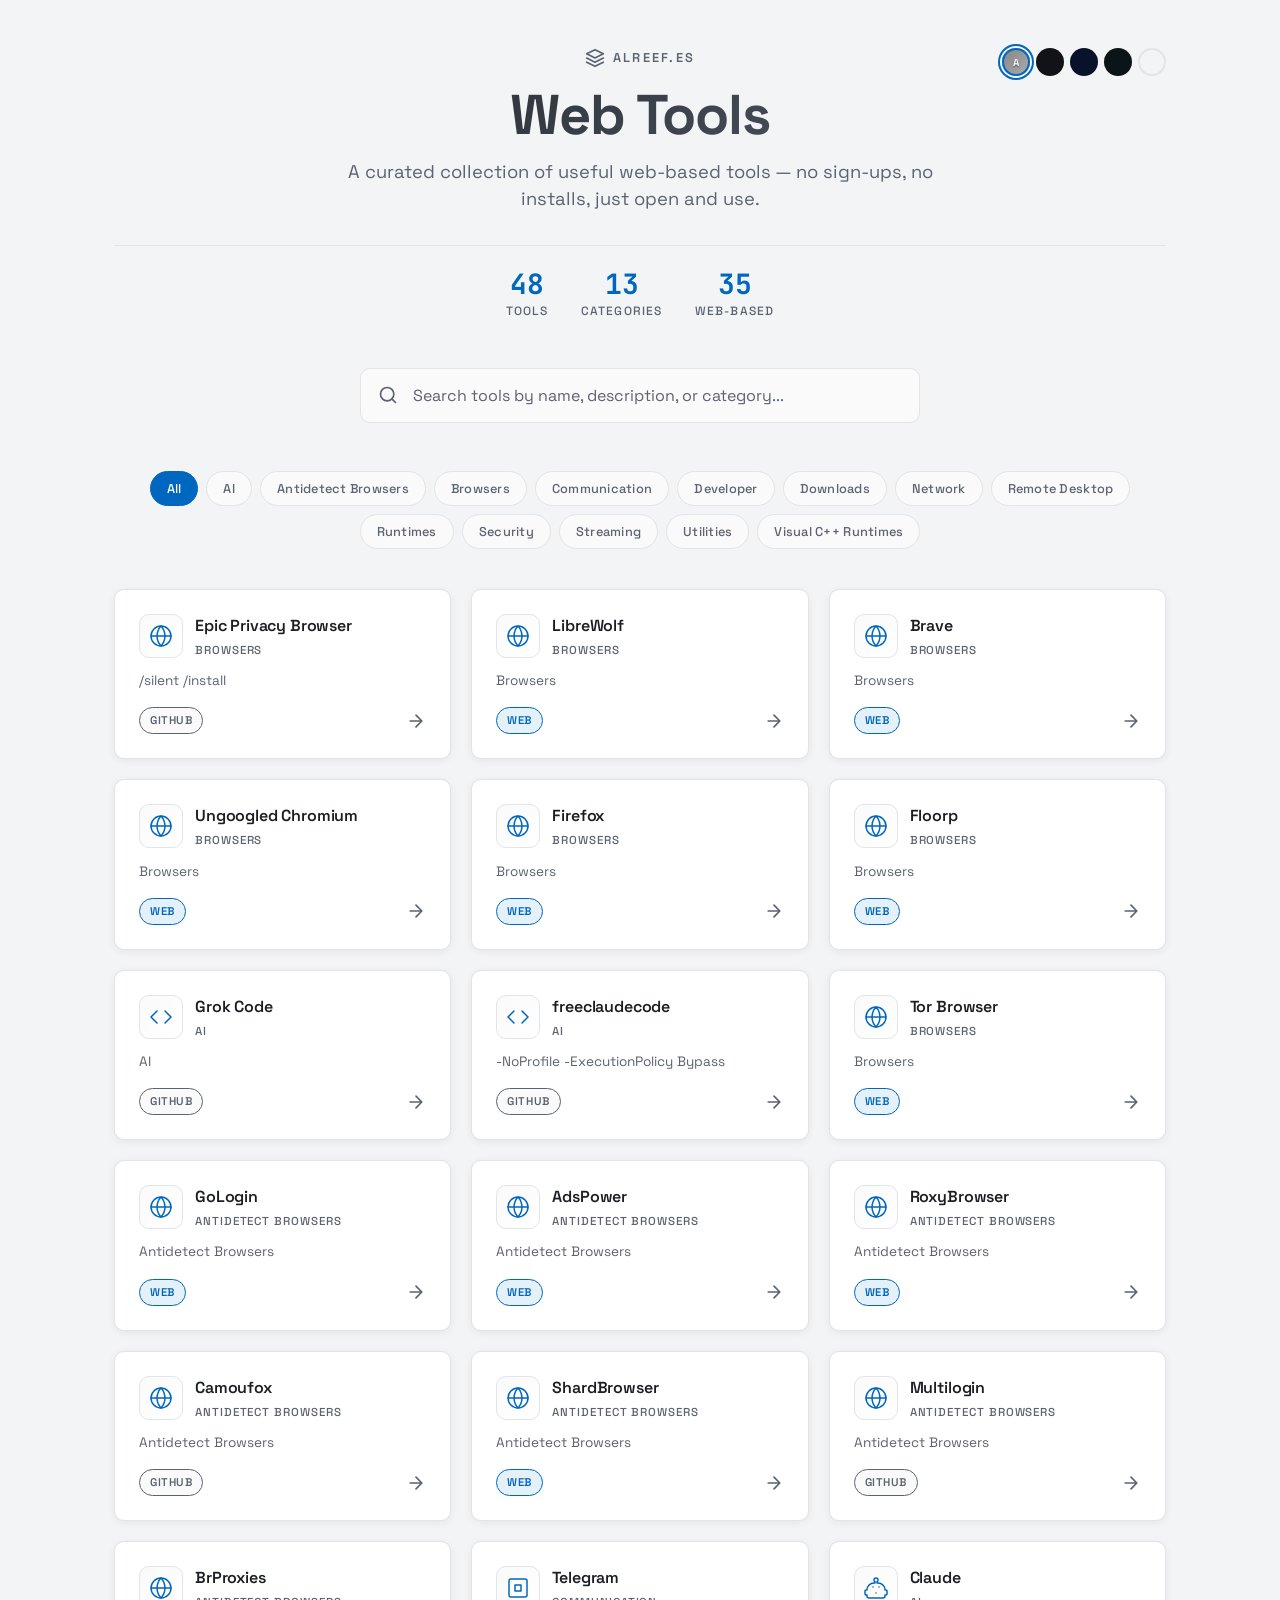
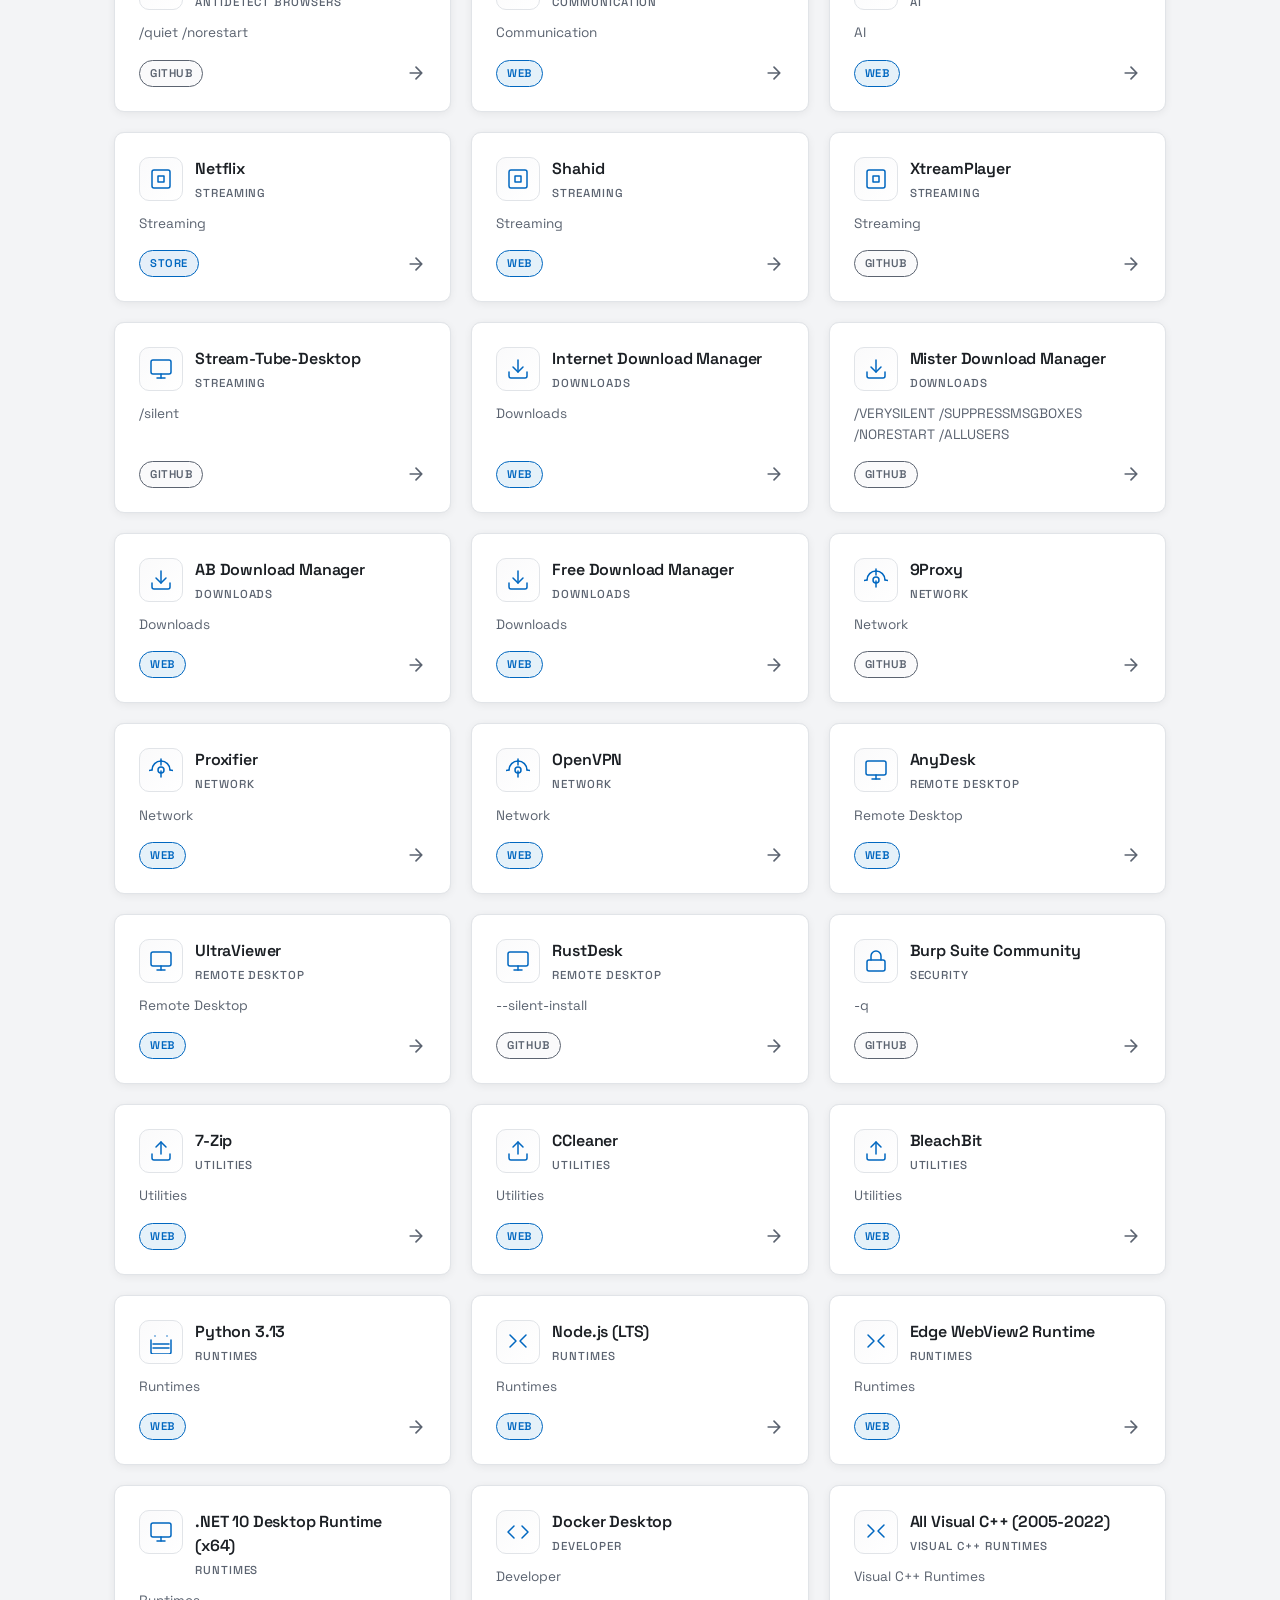
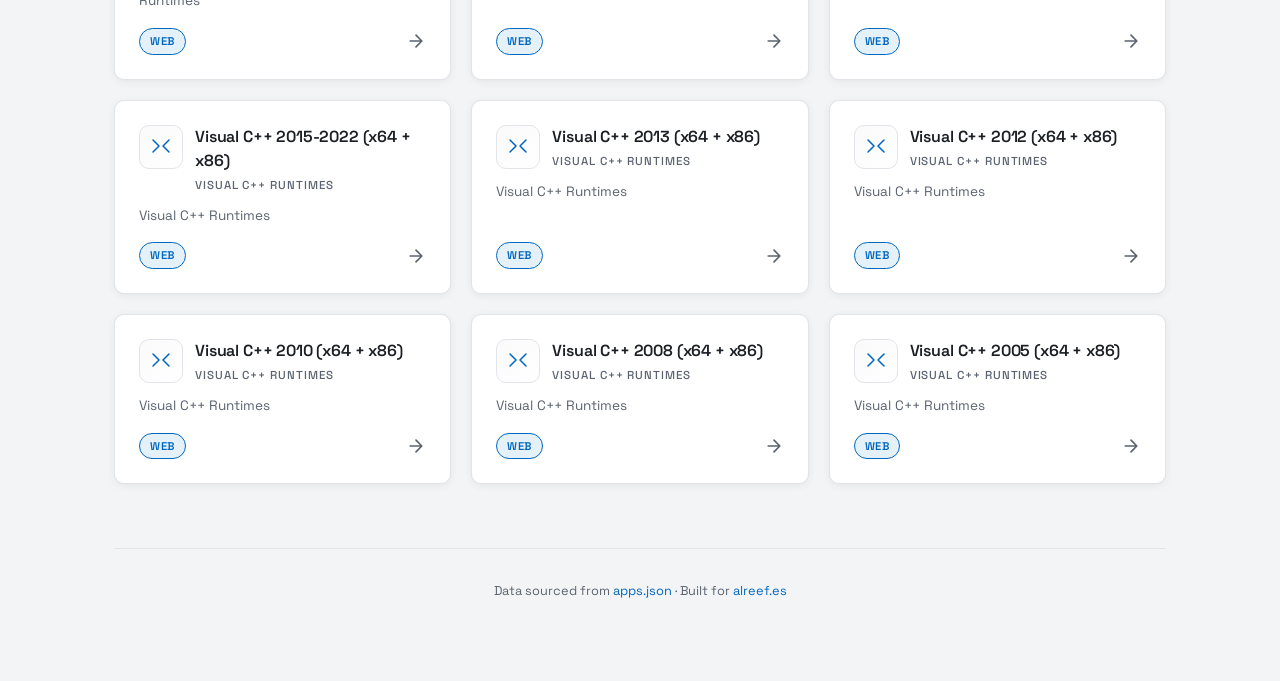
<file: new/index.html>
<!DOCTYPE html>
<html lang="en">
<head>
  <meta charset="UTF-8">
  <meta name="viewport" content="width=device-width, initial-scale=1">
  <title>Tools — alreef.es</title>
  <link rel="preconnect" href="https://fonts.googleapis.com">
  <link rel="preconnect" href="https://fonts.gstatic.com" crossorigin>
  <link href="https://fonts.googleapis.com/css2?family=Space+Grotesk:wght@400;500;600;700&family=JetBrains+Mono:wght@400;500&display=swap" rel="stylesheet">
  <style>
    :root {
      --bg: #111317;
      --panel: #15181d;
      --panel-border: #23272f;
      --card: #1b1e24;
      --card-border: #2a2f38;
      --card-hover: #22262e;
      --btn: #1b1e24;
      --btn-border: #2e333d;
      --text: #eceef2;
      --muted: #9aa3b2;
      --accent: #0077c3;
      --on-accent: #ffffff;
      --accent-text: #3aa0e0;
      --accent-hover: #6cbbea;
      --log-bg: #0b0d10;
      --log-text: #b8bfca;
      --check-border: #4a515e;
      --thumb: #3a404b;
      --danger: #ff8a93;
      --ok-fg: #4ade80;
      --ok-bg: #153024;
      --warn-fg: #fbbf24;
      --warn-bg: #3a2e12;
      --off-fg: #9aa3b2;
      --off-bg: #23272f;
      --work-fg: #6cbbea;
      --work-bg: #13293b;
      --radius: 10px;
      --transition: 180ms cubic-bezier(0.22, 1, 0.36, 1);
    }

    /* Navy (LiberNT) theme */
    [data-theme="navy"] {
      --bg: #08122b;
      --panel: #0c1a3a;
      --panel-border: #1a2d55;
      --card: #11234b;
      --card-border: #1a3260;
      --card-hover: #17306a;
      --btn: #11234b;
      --btn-border: #1e3566;
      --text: #e6eef8;
      --muted: #8fa3c4;
      --accent: #0077c3;
      --on-accent: #ffffff;
      --accent-text: #2a94d6;
      --accent-hover: #60b4e8;
      --log-bg: #050c1e;
      --log-text: #b4c3da;
      --check-border: #3d5a8c;
      --thumb: #2a4373;
      --danger: #ff8a93;
      --ok-fg: #3ddc97;
      --ok-bg: #14302a;
      --warn-fg: #ffb547;
      --warn-bg: #3a2d14;
      --off-fg: #8fa3c4;
      --off-bg: #16264a;
      --work-fg: #60b4e8;
      --work-bg: #0b2f66;
    }

    /* Teal theme */
    [data-theme="teal"] {
      --bg: #0b1416;
      --panel: #0f1b1d;
      --panel-border: #1c2e31;
      --card: #132124;
      --card-border: #1f3337;
      --card-hover: #18292d;
      --btn: #132124;
      --btn-border: #24393d;
      --text: #e6f2f1;
      --muted: #94a9ac;
      --accent: #14b8a6;
      --on-accent: #042f2b;
      --accent-text: #2dd4bf;
      --accent-hover: #5eead4;
      --log-bg: #071012;
      --log-text: #b3c7c9;
      --check-border: #3b5458;
      --thumb: #2a4246;
      --danger: #ff8a93;
      --ok-fg: #86efac;
      --ok-bg: #1b2e1e;
      --warn-fg: #fcd34d;
      --warn-bg: #3a3014;
      --off-fg: #94a9ac;
      --off-bg: #1a2a2d;
      --work-fg: #5eead4;
      --work-bg: #0f3532;
    }

    /* Light theme */
    [data-theme="light"] {
      --bg: #f3f4f6;
      --panel: #fafafb;
      --panel-border: #e1e4e8;
      --card: #ffffff;
      --card-border: #e1e4e8;
      --card-hover: #eef5fc;
      --btn: #ffffff;
      --btn-border: #d5d9df;
      --text: #1b1f24;
      --muted: #5b6370;
      --accent: #0067c0;
      --on-accent: #ffffff;
      --accent-text: #0067c0;
      --accent-hover: #0a84e0;
      --log-bg: #ffffff;
      --log-text: #39404a;
      --check-border: #9aa1ab;
      --thumb: #c5cad1;
      --danger: #c42b1c;
      --ok-fg: #11703a;
      --ok-bg: #dcf5e5;
      --warn-fg: #8a5300;
      --warn-bg: #fcefd3;
      --off-fg: #5b6370;
      --off-bg: #eceef1;
      --work-fg: #0067c0;
      --work-bg: #e1eefb;
    }

    * { box-sizing: border-box; margin: 0; padding: 0; }
    html { scroll-behavior: smooth; }
    body {
      margin: 0;
      min-height: 100vh;
      font-family: 'Space Grotesk', -apple-system, BlinkMacSystemFont, 'Segoe UI', sans-serif;
      background: var(--bg);
      color: var(--text);
      line-height: 1.5;
      -webkit-font-smoothing: antialiased;
      -moz-osx-font-smoothing: grayscale;
    }
    .container {
      max-width: 1100px;
      margin: 0 auto;
      padding: 48px 24px 80px;
    }
    header {
      margin-bottom: 48px;
      text-align: center;
      position: relative;
    }
    .logo {
      display: inline-flex;
      align-items: center;
      gap: 8px;
      font-size: 0.8rem;
      font-weight: 600;
      letter-spacing: 0.18em;
      text-transform: uppercase;
      color: var(--muted);
      text-decoration: none;
      margin-bottom: 16px;
      transition: color var(--transition);
    }
    .logo:hover { color: var(--accent-text); }
    .logo svg { width: 20px; height: 20px; flex-shrink: 0; }
    h1 {
      font-size: clamp(2.5rem, 5vw, 3.5rem);
      font-weight: 700;
      letter-spacing: -0.02em;
      line-height: 1.1;
      margin-bottom: 12px;
      background: linear-gradient(135deg, var(--text) 0%, var(--muted) 100%);
      -webkit-background-clip: text;
      -webkit-text-fill-color: transparent;
      background-clip: text;
    }
    .subtitle {
      font-size: clamp(1rem, 2vw, 1.15rem);
      color: var(--muted);
      font-weight: 400;
      max-width: 600px;
      margin: 0 auto;
    }
    .stats {
      display: flex;
      justify-content: center;
      gap: 32px;
      margin-top: 32px;
      padding-top: 24px;
      border-top: 1px solid var(--panel-border);
    }
    .stat { text-align: center; }
    .stat-value {
      font-family: 'JetBrains Mono', monospace;
      font-size: 1.75rem;
      font-weight: 700;
      color: var(--accent);
      line-height: 1;
    }
    .stat-label {
      font-size: 0.75rem;
      font-weight: 500;
      letter-spacing: 0.1em;
      text-transform: uppercase;
      color: var(--muted);
      margin-top: 4px;
    }

    /* Theme picker */
    .theme-picker {
      position: absolute;
      top: 0;
      right: 0;
      display: flex;
      align-items: center;
      gap: 6px;
      z-index: 10;
    }
    @media (max-width: 640px) {
      .theme-picker {
        position: static;
        justify-content: center;
        margin-top: 16px;
      }
    }
    .theme-swatch {
      width: 28px;
      height: 28px;
      border-radius: 14px;
      cursor: pointer;
      border: 2px solid transparent;
      transition: all var(--transition);
      position: relative;
    }
    .theme-swatch:hover { transform: scale(1.1); }
    .theme-swatch.active {
      border-color: var(--accent-text);
      box-shadow: 0 0 0 2px var(--bg), 0 0 0 4px var(--accent-text);
    }
    .theme-swatch.auto { background: linear-gradient(135deg, #888 0%, #aaa 100%); }
    .theme-swatch.graphite { background: #111317; }
    .theme-swatch.navy { background: #08122b; }
    .theme-swatch.teal { background: #0b1416; }
    .theme-swatch.light { background: #f3f4f6; border-color: #e1e4e8; }
    .theme-swatch.auto::after {
      content: 'A';
      position: absolute;
      inset: 0;
      display: flex;
      align-items: center;
      justify-content: center;
      font-size: 10px;
      font-weight: 700;
      color: #fff;
      text-shadow: 0 1px 2px rgba(0,0,0,0.5);
    }

    .search-wrapper {
      position: relative;
      max-width: 560px;
      margin: 0 auto 48px;
    }
    .search-input {
      width: 100%;
      padding: 16px 20px 16px 52px;
      font-family: inherit;
      font-size: 1rem;
      background: var(--panel);
      border: 1px solid var(--panel-border);
      border-radius: var(--radius);
      color: var(--text);
      transition: border-color var(--transition), box-shadow var(--transition);
    }
    .search-input::placeholder { color: var(--muted); }
    .search-input:focus {
      outline: none;
      border-color: var(--accent);
      box-shadow: 0 0 0 3px rgba(0, 119, 195, 0.15);
    }
    .search-icon {
      position: absolute;
      left: 18px;
      top: 50%;
      transform: translateY(-50%);
      width: 20px;
      height: 20px;
      color: var(--muted);
      pointer-events: none;
      transition: color var(--transition);
    }
    .search-input:focus + .search-icon { color: var(--accent); }

    .categories {
      display: flex;
      flex-wrap: wrap;
      justify-content: center;
      gap: 8px;
      margin-bottom: 40px;
    }
    .category-btn {
      padding: 8px 16px;
      font-family: inherit;
      font-size: 0.8rem;
      font-weight: 500;
      letter-spacing: 0.02em;
      background: var(--panel);
      border: 1px solid var(--panel-border);
      border-radius: 999px;
      color: var(--muted);
      cursor: pointer;
      transition: all var(--transition);
    }
    .category-btn:hover {
      border-color: var(--accent-text);
      color: var(--text);
    }
    .category-btn.active,
    .category-btn.active:hover {
      background: var(--accent);
      border-color: var(--accent);
      color: var(--on-accent);
    }
    .category-btn:focus-visible {
      outline: none;
      box-shadow: 0 0 0 2px var(--accent), 0 0 0 4px var(--bg);
    }

    .tools-grid {
      display: grid;
      grid-template-columns: repeat(auto-fill, minmax(280px, 1fr));
      gap: 20px;
    }
    .tool-card {
      background: var(--card);
      border: 1px solid var(--card-border);
      border-radius: var(--radius);
      padding: 24px;
      text-decoration: none;
      color: inherit;
      display: flex;
      flex-direction: column;
      gap: 12px;
      transition: all var(--transition);
      box-shadow: 0 2px 8px rgba(0,0,0,0.3), 0 0 1px rgba(255,255,255,0.02);
    }
    [data-theme="light"] .tool-card {
      box-shadow: 0 2px 8px rgba(0,0,0,0.06), 0 0 1px rgba(0,0,0,0.04);
    }
    .tool-card:hover {
      border-color: var(--accent-text);
      box-shadow: 0 8px 24px rgba(0,0,0,0.4), 0 0 1px rgba(255,255,255,0.04);
      transform: translateY(-2px);
    }
    [data-theme="light"] .tool-card:hover {
      box-shadow: 0 8px 24px rgba(0,0,0,0.1), 0 0 1px rgba(0,0,0,0.06);
    }
    .tool-card:focus-visible {
      outline: none;
      border-color: var(--accent);
      box-shadow: 0 0 0 2px var(--accent), 0 8px 24px rgba(0,0,0,0.4), 0 0 1px rgba(255,255,255,0.04);
    }
    .tool-header {
      display: flex;
      align-items: flex-start;
      gap: 12px;
    }
    .tool-icon {
      width: 44px;
      height: 44px;
      border-radius: 10px;
      background: linear-gradient(135deg, var(--panel), var(--card));
      border: 1px solid var(--card-border);
      display: flex;
      align-items: center;
      justify-content: center;
      flex-shrink: 0;
      overflow: hidden;
    }
    .tool-icon svg,
    .tool-icon img {
      width: 24px;
      height: 24px;
      color: var(--accent);
    }
    .tool-icon img { border-radius: 6px; }
    .tool-info { flex: 1; min-width: 0; }
    .tool-name {
      font-size: 1rem;
      font-weight: 600;
      letter-spacing: -0.01em;
      color: var(--text);
      margin-bottom: 4px;
    }
    .tool-category {
      font-size: 0.72rem;
      font-weight: 500;
      letter-spacing: 0.08em;
      text-transform: uppercase;
      color: var(--muted);
    }
    .tool-desc {
      font-size: 0.85rem;
      line-height: 1.5;
      color: var(--muted);
      display: -webkit-box;
      -webkit-line-clamp: 2;
      -webkit-box-orient: vertical;
      overflow: hidden;
    }
    .tool-footer {
      display: flex;
      align-items: center;
      justify-content: space-between;
      padding-top: 4px;
      margin-top: auto;
    }
    .tool-type {
      display: inline-flex;
      align-items: center;
      gap: 6px;
      font-size: 0.7rem;
      font-weight: 600;
      letter-spacing: 0.05em;
      text-transform: uppercase;
      padding: 4px 10px;
      border-radius: 999px;
      background: var(--panel);
      border: 1px solid var(--panel-border);
      color: var(--muted);
    }
    .tool-type.web { border-color: var(--accent); color: var(--accent); background: rgba(0, 119, 195, 0.1); }
    .tool-type.github { border-color: var(--muted); }
    .tool-type.store { border-color: #0067c0; color: #0067c0; background: rgba(0, 103, 192, 0.1); }
    .tool-arrow {
      width: 20px;
      height: 20px;
      color: var(--muted);
      transition: all var(--transition);
      flex-shrink: 0;
    }
    .tool-card:hover .tool-arrow {
      color: var(--accent);
      transform: translateX(4px);
    }
    .empty-state {
      grid-column: 1 / -1;
      text-align: center;
      padding: 60px 20px;
      color: var(--muted);
    }
    .empty-state svg { width: 48px; height: 48px; margin-bottom: 16px; opacity: 0.5; }
    footer {
      margin-top: 64px;
      padding-top: 32px;
      border-top: 1px solid var(--panel-border);
      text-align: center;
      color: var(--muted);
      font-size: 0.8rem;
    }
    footer a { color: var(--accent); text-decoration: none; }
    footer a:hover { text-decoration: underline; }
    @media (max-width: 640px) {
      .container { padding: 32px 16px 60px; }
      header { margin-bottom: 32px; }
      h1 { font-size: 2rem; }
      .stats { gap: 20px; }
      .stat-value { font-size: 1.5rem; }
      .tools-grid { grid-template-columns: 1fr; }
      .tool-card { padding: 20px; }
    }
    @media (prefers-reduced-motion: reduce) {
      *, *::before, *::after { transition-duration: 0.01ms !important; animation-duration: 0.01ms !important; }
    }
  </style>
</head>
<body>
  <div class="container">
    <header>
      <a href="/" class="logo" aria-label="Back to alreef.es">
        <svg viewBox="0 0 24 24" fill="none" stroke="currentColor" stroke-width="2" stroke-linecap="round" stroke-linejoin="round"><path d="M12 2L2 7l10 5 10-5-10-5zM2 17l10 5 10-5M2 12l10 5 10-5"/></svg>
        alreef.es
      </a>

      <div class="theme-picker" id="theme-picker" role="radiogroup" aria-label="Color theme">
        <div class="theme-swatch auto" data-theme="auto" role="radio" aria-label="Auto (follows system)" tabindex="0"></div>
        <div class="theme-swatch graphite" data-theme="graphite" role="radio" aria-label="Graphite" tabindex="0"></div>
        <div class="theme-swatch navy" data-theme="navy" role="radio" aria-label="LiberNT Navy" tabindex="0"></div>
        <div class="theme-swatch teal" data-theme="teal" role="radio" aria-label="Midnight Teal" tabindex="0"></div>
        <div class="theme-swatch light" data-theme="light" role="radio" aria-label="Windows Light" tabindex="0"></div>
      </div>

      <h1>Web Tools</h1>
      <p class="subtitle">A curated collection of useful web-based tools — no sign-ups, no installs, just open and use.</p>
      <div class="stats" aria-label="Statistics">
        <div class="stat">
          <div class="stat-value" id="total-tools">0</div>
          <div class="stat-label">Tools</div>
        </div>
        <div class="stat">
          <div class="stat-value" id="total-categories">0</div>
          <div class="stat-label">Categories</div>
        </div>
        <div class="stat">
          <div class="stat-value" id="web-tools">0</div>
          <div class="stat-label">Web-Based</div>
        </div>
      </div>
    </header>

    <div class="search-wrapper">
      <input type="search" class="search-input" id="search" placeholder="Search tools by name, description, or category..." aria-label="Search tools">
      <svg class="search-icon" viewBox="0 0 24 24" fill="none" stroke="currentColor" stroke-width="2" stroke-linecap="round" stroke-linejoin="round"><circle cx="11" cy="11" r="8"/><path d="M21 21l-4.35-4.35"/></svg>
    </div>

    <div class="categories" id="categories" role="tablist" aria-label="Filter by category"></div>

    <div class="tools-grid" id="tools-grid" role="list"></div>

    <div class="empty-state" id="empty-state" hidden>
      <svg viewBox="0 0 24 24" fill="none" stroke="currentColor" stroke-width="1.5" stroke-linecap="round" stroke-linejoin="round"><circle cx="11" cy="11" r="8"/><path d="M21 21l-4.35-4.35"/><path d="M8 8l6 6"/><path d="M14 8l-6 6"/></svg>
      <p>No tools match your search. Try a different query or clear the filter.</p>
    </div>

    <footer>
      <p>Data sourced from <a href="../apps/apps.json" target="_blank" rel="noopener">apps.json</a> · Built for <a href="/">alreef.es</a></p>
    </footer>
  </div>

  <script>
    (function() {
      'use strict';

      // Theme system (matching Softserv Tools)
      const THEMES = {
        auto: { label: 'Auto', bg: null },
        graphite: { label: 'Graphite', bg: '#111317' },
        navy: { label: 'LiberNT Navy', bg: '#08122b' },
        teal: { label: 'Midnight Teal', bg: '#0b1416' },
        light: { label: 'Windows Light', bg: '#f3f4f6' }
      };

      function getAutoTheme() {
        return window.matchMedia('(prefers-color-scheme: light)').matches ? 'light' : 'graphite';
      }

      function applyTheme(name) {
        const effectiveTheme = name === 'auto' ? getAutoTheme() : name;
        document.documentElement.dataset.theme = effectiveTheme;
        document.documentElement.dataset.themeChoice = name;

        // Update swatch active state
        document.querySelectorAll('.theme-swatch').forEach(sw => {
          const isActive = sw.dataset.theme === name;
          sw.classList.toggle('active', isActive);
          sw.setAttribute('aria-checked', isActive);
        });

        // Persist
        try { localStorage.setItem('alreef-theme', name); } catch (e) {}
      }

      function initTheme() {
        let saved = null;
        try { saved = localStorage.getItem('alreef-theme'); } catch (e) {}
        applyTheme(saved || 'auto');

        // Listen for system theme changes
        window.matchMedia('(prefers-color-scheme: light)').addEventListener('change', () => {
          const choice = document.documentElement.dataset.themeChoice || 'auto';
          if (choice === 'auto') applyTheme('auto');
        });

        // Click/keyboard handlers
        const picker = document.getElementById('theme-picker');
        picker.addEventListener('click', (e) => {
          const swatch = e.target.closest('.theme-swatch');
          if (swatch) applyTheme(swatch.dataset.theme);
        });
        picker.addEventListener('keydown', (e) => {
          const swatches = Array.from(picker.querySelectorAll('.theme-swatch'));
          const idx = swatches.findIndex(s => s === document.activeElement);
          if (idx === -1) return;
          let next = idx;
          if (e.key === 'ArrowRight') next = (idx + 1) % swatches.length;
          else if (e.key === 'ArrowLeft') next = (idx - 1 + swatches.length) % swatches.length;
          else if (e.key === 'Home') next = 0;
          else if (e.key === 'End') next = swatches.length - 1;
          else return;
          e.preventDefault();
          swatches[next].focus();
          applyTheme(swatches[next].dataset.theme);
        });
      }

      // Tool type detection from apps.json data
      function getToolType(tool) {
        if (tool.web) return 'web';
        if (tool.github || tool.githubinstaller || tool.detect) return 'github';
        if (tool.store || tool.appx) return 'store';
        return 'web';
      }

      function getToolIcon(tool) {
        const name = tool.name.toLowerCase();
        const category = tool.category?.toLowerCase() || '';

        if (category.includes('design') || category.includes('icon') || name.includes('figma') || name.includes('draw') || name.includes('svg') || name.includes('icon') || name.includes('excalidraw') || name.includes('tldraw')) {
          return '<svg viewBox="0 0 24 24" fill="none" stroke="currentColor" stroke-width="1.5" stroke-linecap="round" stroke-linejoin="round"><rect x="3" y="3" width="18" height="18" rx="2"/><path d="M3 9h18"/><path d="M9 21V9"/></svg>';
        }
        if (category.includes('development') || category.includes('dev') || name.includes('code') || name.includes('git') || name.includes('api') || name.includes('json') || name.includes('sql') || name.includes('regex') || name.includes('vscode') || name.includes('editor')) {
          return '<svg viewBox="0 0 24 24" fill="none" stroke="currentColor" stroke-width="1.5" stroke-linecap="round" stroke-linejoin="round"><polyline points="16 18 22 12 16 6"/><polyline points="8 6 2 12 8 18"/></svg>';
        }
        if (category.includes('writing') || category.includes('note') || name.includes('markdown') || name.includes('note') || name.includes('dillinger') || name.includes('stackedit') || name.includes('obsidian') || name.includes('logseq') || name.includes('affine')) {
          return '<svg viewBox="0 0 24 24" fill="none" stroke="currentColor" stroke-width="1.5" stroke-linecap="round" stroke-linejoin="round"><path d="M14 2H6a2 2 0 0 0-2 2v16a2 2 0 0 0 2 2h12a2 2 0 0 0 2-2V8z"/><polyline points="14 2 14 8 20 8"/><line x1="16" y1="13" x2="8" y2="13"/><line x1="16" y1="17" x2="8" y2="17"/><polyline points="10 9 9 9 8 9"/></svg>';
        }
        if (category.includes('media') || name.includes('video') || name.includes('audio') || name.includes('image') || name.includes('photo') || name.includes('ffmpeg') || name.includes('squoosh') || name.includes('compress')) {
          return '<svg viewBox="0 0 24 24" fill="none" stroke="currentColor" stroke-width="1.5" stroke-linecap="round" stroke-linejoin="round"><rect x="2" y="2" width="20" height="20" rx="2"/><path d="M8 14l4-4 4 4 6-6"/><line x1="18" y1="18" x2="6" y2="18"/></svg>';
        }
        if (category.includes('data') || name.includes('chart') || name.includes('graph') || name.includes('csv') || name.includes('table') || name.includes('spreadsheet') || name.includes('ethercalc') || name.includes('grist') || name.includes('datasette')) {
          return '<svg viewBox="0 0 24 24" fill="none" stroke="currentColor" stroke-width="1.5" stroke-linecap="round" stroke-linejoin="round"><line x1="18" y1="20" x2="18" y2="10"/><line x1="12" y1="20" x2="12" y2="4"/><line x1="6" y1="20" x2="6" y2="16"/></svg>';
        }
        if (category.includes('privacy') || category.includes('security') || name.includes('crypto') || name.includes('password') || name.includes('encryption') || name.includes('cyberchef') || name.includes('metadata')) {
          return '<svg viewBox="0 0 24 24" fill="none" stroke="currentColor" stroke-width="1.5" stroke-linecap="round" stroke-linejoin="round"><rect x="3" y="11" width="18" height="11" rx="2" ry="2"/><path d="M7 11V7a5 5 0 0 1 10 0v4"/></svg>';
        }
        if (category.includes('utility') || category.includes('util') || name.includes('file') || name.includes('convert') || name.includes('transfer') || name.includes('drop') || name.includes('paste') || name.includes('qr')) {
          return '<svg viewBox="0 0 24 24" fill="none" stroke="currentColor" stroke-width="1.5" stroke-linecap="round" stroke-linejoin="round"><path d="M21 15v4a2 2 0 0 1-2 2H5a2 2 0 0 1-2-2v-4"/><polyline points="17 8 12 3 7 8"/><line x1="12" y1="3" x2="12" y2="15"/></svg>';
        }
        if (category.includes('productivity') || name.includes('project') || name.includes('task') || name.includes('habit') || name.includes('pomodoro') || name.includes('resume') || name.includes('cv') || name.includes('meeting') || name.includes('calendar')) {
          return '<svg viewBox="0 0 24 24" fill="none" stroke="currentColor" stroke-width="1.5" stroke-linecap="round" stroke-linejoin="round"><rect x="3" y="4" width="18" height="18" rx="2" ry="2"/><line x1="16" y1="2" x2="16" y2="6"/><line x1="8" y1="2" x2="8" y2="6"/><line x1="3" y1="10" x2="21" y2="10"/></svg>';
        }
        if (category.includes('education') || name.includes('learn') || name.includes('tutor') || name.includes('python') || name.includes('algorithm')) {
          return '<svg viewBox="0 0 24 24" fill="none" stroke="currentColor" stroke-width="1.5" stroke-linecap="round" stroke-linejoin="round"><path d="M22 10v12a2 2 0 0 1-2 2H4a2 2 0 0 1-2-2V10"/><path d="M6 6h.01M18 6h.01"/><path d="M4 14h16"/><path d="M4 18h16"/></svg>';
        }
        if (category.includes('ai') || name.includes('llm') || name.includes('chat') || name.includes('grok') || name.includes('claude')) {
          return '<svg viewBox="0 0 24 24" fill="none" stroke="currentColor" stroke-width="1.5" stroke-linecap="round" stroke-linejoin="round"><path d="M12 2a2 2 0 0 1 2 2c0 .74-.4 1.39-1 1.73V7h1a7 7 0 0 1 7 7h1a1 1 0 0 1 1 1v3a1 1 0 0 1-1 1h-1v1a2 2 0 0 1-2 2H5a2 2 0 0 1-2-2v-1H2a1 1 0 0 1-1-1v-3a1 1 0 0 1 1-1h1a7 7 0 0 1 7-7h1V5.73c-.6-.34-1-.99-1-1.73a2 2 0 0 1 2-2z"/><path d="M9 11h.01M15 11h.01M12 17h.01"/></svg>';
        }
        if (category.includes('browser') || name.includes('browser') || name.includes('tor') || name.includes('brave') || name.includes('firefox')) {
          return '<svg viewBox="0 0 24 24" fill="none" stroke="currentColor" stroke-width="1.5" stroke-linecap="round" stroke-linejoin="round"><circle cx="12" cy="12" r="10"/><path d="M2 12h20"/><path d="M12 2a15.3 15.3 0 0 1 4 10 15.3 15.3 0 0 1-4 10 15.3 15.3 0 0 1-4-10 15.3 15.3 0 0 1 4-10z"/></svg>';
        }
        if (category.includes('remote') || name.includes('desktop') || name.includes('anydesk') || name.includes('rustdesk') || name.includes('ultraviewer')) {
          return '<svg viewBox="0 0 24 24" fill="none" stroke="currentColor" stroke-width="1.5" stroke-linecap="round" stroke-linejoin="round"><rect x="2" y="3" width="20" height="14" rx="2"/><path d="M8 21h8"/><path d="M12 17v4"/></svg>';
        }
        if (category.includes('download') || name.includes('download') || name.includes('idm') || name.includes('fdm')) {
          return '<svg viewBox="0 0 24 24" fill="none" stroke="currentColor" stroke-width="1.5" stroke-linecap="round" stroke-linejoin="round"><path d="M21 15v4a2 2 0 0 1-2 2H5a2 2 0 0 1-2-2v-4"/><polyline points="7 10 12 15 17 10"/><line x1="12" y1="15" x2="12" y2="3"/></svg>';
        }
        if (category.includes('network') || name.includes('vpn') || name.includes('proxy') || name.includes('proxifier') || name.includes('openvpn') || name.includes('9proxy')) {
          return '<svg viewBox="0 0 24 24" fill="none" stroke="currentColor" stroke-width="1.5" stroke-linecap="round" stroke-linejoin="round"><circle cx="12" cy="12" r="3"/><path d="M12 1v6m0 6v6"/><path d="M21 12a9 9 0 0 0-9-9"/><path d="M3 12a9 9 0 0 1 9-9"/><path d="M21 12a9 9 0 0 1 0 18"/><path d="M3 12a9 9 0 0 0 0 18"/></svg>';
        }
        if (category.includes('runtime') || name.includes('python') || name.includes('node') || name.includes('.net') || name.includes('docker') || name.includes('vc++') || name.includes('visual c')) {
          return '<svg viewBox="0 0 24 24" fill="none" stroke="currentColor" stroke-width="1.5" stroke-linecap="round" stroke-linejoin="round"><polyline points="4 17 10 11 4 5"/><polyline points="20 17 14 11 20 5"/></svg>';
        }
        if (category.includes('antidetect') || name.includes('camoufox') || name.includes('shard') || name.includes('multilogin') || name.includes('gologin') || name.includes('adspower') || name.includes('roxybrowser')) {
          return '<svg viewBox="0 0 24 24" fill="none" stroke="currentColor" stroke-width="1.5" stroke-linecap="round" stroke-linejoin="round"><path d="M17 21v-2a4 4 0 0 0-4-4H5a4 4 0 0 0-4 4v2"/><circle cx="9" cy="7" r="4"/><path d="M23 21v-2a4 4 0 0 0-3-3.87"/><path d="M16 3.13a4 4 0 0 1 0 7.75"/></svg>';
        }

        return '<svg viewBox="0 0 24 24" fill="none" stroke="currentColor" stroke-width="1.5" stroke-linecap="round" stroke-linejoin="round"><rect x="3" y="3" width="18" height="18" rx="2"/><path d="M9 9h6v6H9z"/></svg>';
      }

      async function loadTools() {
        try {
          const response = await fetch('../apps/apps.json');
          if (!response.ok) throw new Error('Failed to load tools');
          const data = await response.json();

          const webTools = data.filter(t => t.web || t.category?.includes('Web Tools') || t.installer?.includes('github.com'));
          return { all: data, web: webTools };
        } catch (e) {
          console.error('Error loading tools:', e);
          return { all: [], web: [] };
        }
      }

      function renderTools(tools) {
        const grid = document.getElementById('tools-grid');
        const emptyState = document.getElementById('empty-state');

        if (tools.length === 0) {
          grid.innerHTML = '';
          emptyState.hidden = false;
          return;
        }

        emptyState.hidden = true;
        grid.innerHTML = tools.map(tool => {
          const type = getToolType(tool);
          const icon = getToolIcon(tool);
          const url = tool.web || tool.homepage || tool.installer || '#';
          const desc = tool.args || tool.category || 'No description available';

          return `
            <a href="${url}" target="_blank" rel="noopener noreferrer" class="tool-card" role="listitem" aria-label="${escapeHtml(tool.name)} - ${escapeHtml(desc)}">
              <div class="tool-header">
                <div class="tool-icon" aria-hidden="true">${icon}</div>
                <div class="tool-info">
                  <div class="tool-name">${escapeHtml(tool.name)}</div>
                  <div class="tool-category">${escapeHtml(tool.category || 'Uncategorized')}</div>
                </div>
              </div>
              <p class="tool-desc">${escapeHtml(desc)}</p>
              <div class="tool-footer">
                <span class="tool-type ${type}">${type === 'web' ? 'Web' : type === 'github' ? 'GitHub' : 'Store'}</span>
                <svg class="tool-arrow" viewBox="0 0 24 24" fill="none" stroke="currentColor" stroke-width="2" stroke-linecap="round" stroke-linejoin="round"><path d="M5 12h14M12 5l7 7-7 7"/></svg>
              </div>
            </a>
          `;
        }).join('');
      }

      function escapeHtml(text) {
        const div = document.createElement('div');
        div.textContent = text;
        return div.innerHTML;
      }

      function renderCategories(tools) {
        const categoriesContainer = document.getElementById('categories');
        const categories = [...new Set(tools.map(t => t.category).filter(Boolean))].sort();

        const allBtn = document.createElement('button');
        allBtn.className = 'category-btn active';
        allBtn.textContent = 'All';
        allBtn.setAttribute('role', 'tab');
        allBtn.setAttribute('aria-selected', 'true');
        allBtn.dataset.category = '';
        allBtn.addEventListener('click', () => filterByCategory(''));
        categoriesContainer.appendChild(allBtn);

        categories.forEach(cat => {
          const btn = document.createElement('button');
          btn.className = 'category-btn';
          btn.textContent = cat;
          btn.setAttribute('role', 'tab');
          btn.setAttribute('aria-selected', 'false');
          btn.dataset.category = cat;
          btn.addEventListener('click', () => filterByCategory(cat));
          categoriesContainer.appendChild(btn);
        });
      }

      let allTools = [];
      let currentCategory = '';
      let currentSearch = '';

      function filterByCategory(category) {
        currentCategory = category;
        document.querySelectorAll('.category-btn').forEach(btn => {
          const isActive = btn.dataset.category === category;
          btn.classList.toggle('active', isActive);
          btn.setAttribute('aria-selected', isActive);
        });
        applyFilters();
      }

      function applyFilters() {
        let filtered = allTools;

        if (currentCategory) {
          filtered = filtered.filter(t => t.category === currentCategory);
        }

        if (currentSearch) {
          const query = currentSearch.toLowerCase();
          filtered = filtered.filter(t =>
            t.name.toLowerCase().includes(query) ||
            (t.category?.toLowerCase().includes(query)) ||
            (t.args?.toLowerCase().includes(query)) ||
            (t.homepage?.toLowerCase().includes(query))
          );
        }

        renderTools(filtered);
        updateStats(filtered);
      }

      function updateStats(filtered) {
        document.getElementById('total-tools').textContent = filtered.length;
        const categories = [...new Set(filtered.map(t => t.category).filter(Boolean))];
        document.getElementById('total-categories').textContent = categories.length;
        const webCount = filtered.filter(t => getToolType(t) === 'web').length;
        document.getElementById('web-tools').textContent = webCount;
      }

      // Initialize
      document.addEventListener('DOMContentLoaded', async () => {
        initTheme();

        const { all, web } = await loadTools();
        allTools = all.length > 0 ? all : web;

        renderCategories(allTools);
        applyFilters();

        // Search handler
        const searchInput = document.getElementById('search');
        let searchTimeout;
        searchInput.addEventListener('input', (e) => {
          clearTimeout(searchTimeout);
          searchTimeout = setTimeout(() => {
            currentSearch = e.target.value.trim();
            applyFilters();
          }, 150);
        });

        // Keyboard navigation for categories
        document.getElementById('categories').addEventListener('keydown', (e) => {
          const buttons = Array.from(document.querySelectorAll('.category-btn'));
          const currentIndex = buttons.findIndex(b => b.classList.contains('active'));
          let nextIndex = currentIndex;

          if (e.key === 'ArrowRight') nextIndex = (currentIndex + 1) % buttons.length;
          else if (e.key === 'ArrowLeft') nextIndex = (currentIndex - 1 + buttons.length) % buttons.length;
          else if (e.key === 'Home') nextIndex = 0;
          else if (e.key === 'End') nextIndex = buttons.length - 1;
          else return;

          e.preventDefault();
          buttons[nextIndex].click();
          buttons[nextIndex].focus();
        });
      });
    })();
  </script>
</body>
</html>
</file>
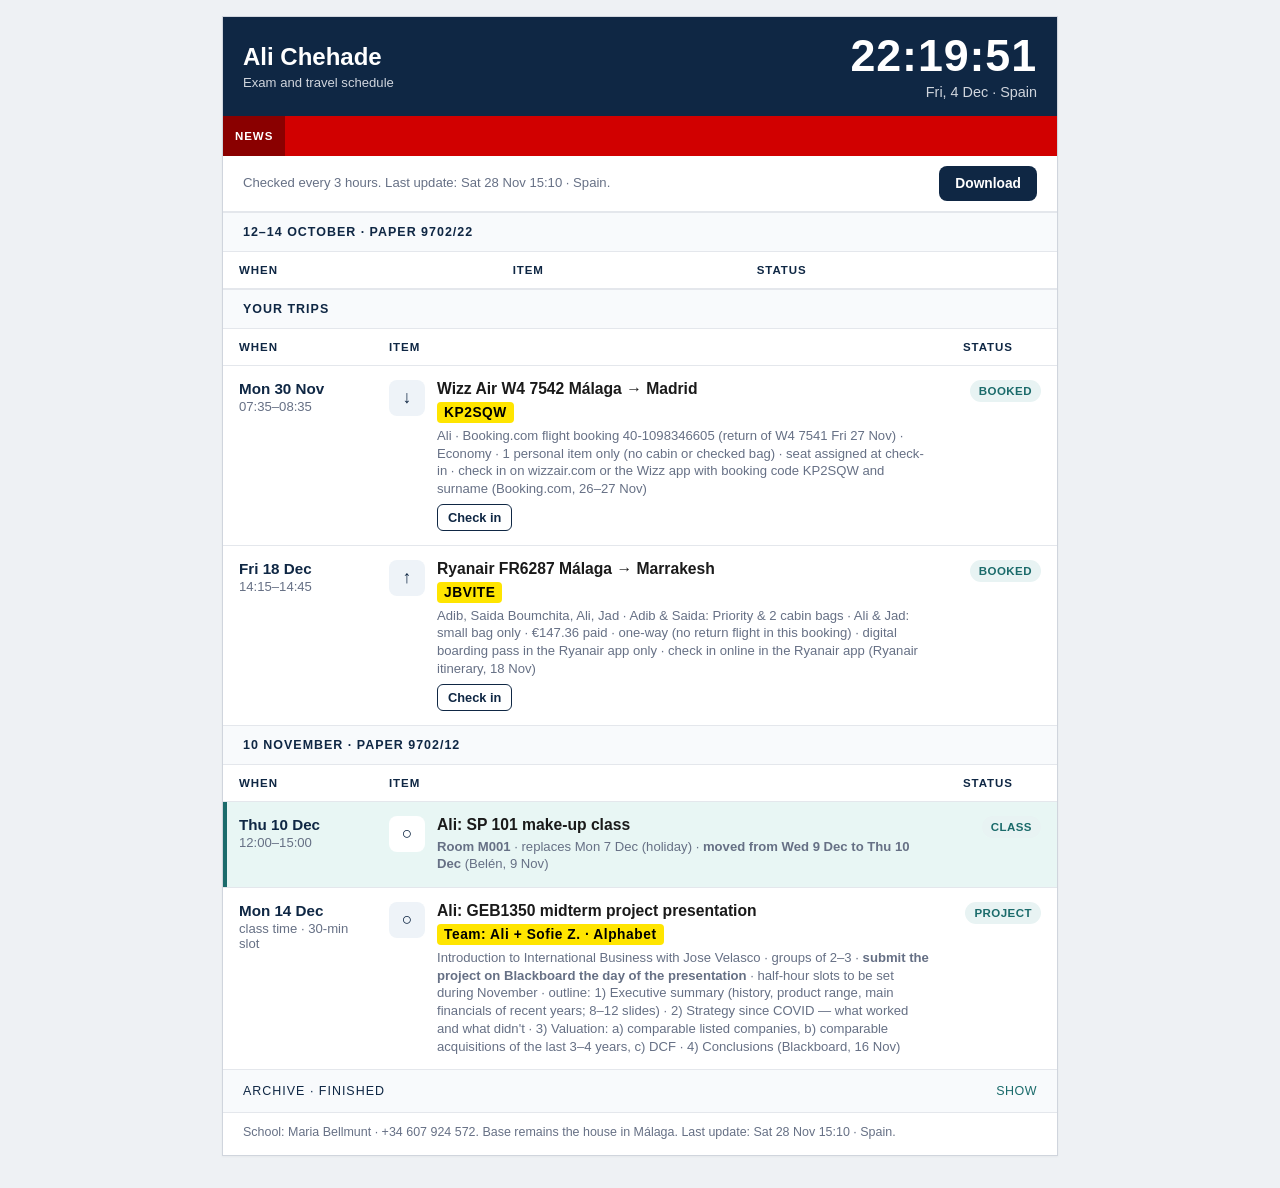
<file: schedule/index.html>
<!DOCTYPE html>
<html lang="en">
<head>
<meta charset="UTF-8">
<meta name="viewport" content="width=device-width, initial-scale=1">
<title>Schedule — Ali Chehade</title>
<style>
  :root { --navy:#0F2744; --teal:#1B6B6B; --ink:#1A1A1A; --muted:#667085; --line:#E4E7EC; --gold:#F4E4B8; }
  * { box-sizing: border-box; }
  body { margin:0; background:#EEF1F4; color:var(--ink); font-family: -apple-system, BlinkMacSystemFont, "Segoe UI", sans-serif; }
  .wrap { max-width: 860px; margin: 0 auto; padding: 16px 12px 32px; }
  .sheet { background:#fff; border:1px solid #D0D5DD; box-shadow: 0 1px 2px rgba(16,24,40,.04); }
  .top { background:var(--navy); color:#fff; padding:16px 20px; display:flex; justify-content:space-between; gap:16px; align-items:center; }
  .top h1 { margin:0; font-size:1.5rem; }
  .top p { margin:4px 0 0; color:#D0D5DD; font-size:.82rem; }
  .clock { text-align:right; }
  .clock .t { font-variant-numeric: tabular-nums; font-size:2.8rem; font-weight:700; letter-spacing:.02em; line-height:1; }
  .clock .d { margin-top:6px; font-size:.9rem; color:#D0D5DD; }
  .bar { display:flex; justify-content:space-between; align-items:center; gap:12px; padding:10px 20px; border-bottom:1px solid var(--line); }
  .bar span { color:var(--muted); font-size:.82rem; line-height:1.4; }
  button { border:0; background:var(--navy); color:#fff; font: inherit; font-size:.86rem; font-weight:700; padding:10px 16px; border-radius:8px; cursor:pointer; }
  .news { display:flex; align-items:center; background:#D10000; color:#fff; overflow:hidden; }
  .news label { flex:0 0 auto; padding:0 12px; font-size:.72rem; font-weight:700; letter-spacing:.08em; background:#8A0000; color:#fff; height:40px; display:flex; align-items:center; }
  .track { flex:1; overflow:hidden; }
  .ticker { display:inline-block; white-space:nowrap; padding-left:100%; animation: scroll 42s linear infinite; font-size:.9rem; font-weight:700; }
  .ticker span { padding:0 28px; }
  .ticker span:before { content:"\25CF"; margin-right:10px; font-size:.6rem; vertical-align:middle; color:#fff; }
  @keyframes scroll { from { transform: translateX(0); } to { transform: translateX(-100%); } }
  h2 { margin:0; padding:12px 20px; background:#F8FAFC; border-top:1px solid var(--line); border-bottom:1px solid var(--line); font-size:.78rem; letter-spacing:.08em; text-transform:uppercase; color:var(--navy); }
  table { width:100%; border-collapse:collapse; }
  th { text-align:left; font-size:.72rem; letter-spacing:.08em; text-transform:uppercase; color:var(--navy); padding:12px 16px; border-bottom:1px solid var(--line); }
  td { padding:14px 16px; border-bottom:1px solid var(--line); vertical-align:top; }
  tr:last-child td { border-bottom:0; }
  tr.next { background:#E8F6F4; box-shadow: inset 4px 0 0 var(--teal); }
  .time { width:150px; }
  .when { font-weight:700; color:var(--navy); font-size:.95rem; }
  .hours { color:var(--muted); font-size:.82rem; margin-top:2px; }
  .item { display:flex; gap:12px; align-items:flex-start; }
  .icon { width:36px; height:36px; border-radius:8px; background:#EEF3F8; color:var(--navy); display:flex; align-items:center; justify-content:center; font-size:1.1rem; flex:0 0 36px; }
  tr.next .icon { background:#fff; }
  .title { font-weight:700; font-size:.98rem; }
  .ref { display:inline-block; margin-top:4px; font-size:.86rem; font-weight:700; letter-spacing:.04em; color:#000; background:#FFE500; padding:3px 7px; border-radius:4px; }
  .sub { color:var(--muted); font-size:.82rem; margin-top:4px; line-height:1.35; }
  .actions { margin-top:6px; display:flex; flex-wrap:wrap; gap:6px; }
  .dl, .ci { display:inline-block; font-size:.8rem; font-weight:700; padding:5px 10px; border-radius:6px; text-decoration:none; }
  .dl { color:#fff; background:var(--teal); }
  .ci { color:var(--navy); background:#fff; border:1px solid var(--navy); }
  .status { width:110px; text-align:right; }
  .pill { display:inline-block; font-size:.72rem; font-weight:700; letter-spacing:.04em; text-transform:uppercase; padding:5px 9px; border-radius:999px; background:#E8F3F3; color:var(--teal); }
  .pill.warn { background:var(--gold); color:#7A5B00; }
  .pill.done { background:#F2F4F7; color:#475467; }
  .pill.next { background:var(--teal); color:#fff; }
  details { border-top:1px solid var(--line); }
  summary { list-style:none; cursor:pointer; padding:14px 20px; font-size:.78rem; letter-spacing:.08em; text-transform:uppercase; color:var(--navy); background:#F8FAFC; }
  summary::-webkit-details-marker { display:none; }
  summary:after { content:"Show"; float:right; color:var(--teal); letter-spacing:.04em; }
  details[open] summary:after { content:"Hide"; }
  .archive { opacity:.72; }
  .foot { padding:12px 20px 16px; color:var(--muted); font-size:.78rem; border-top:1px solid var(--line); }
  @media (max-width:640px) {
    .top { display:block; }
    .clock { text-align:left; margin-top:12px; }
    .clock .t { font-size:2.4rem; }
    .bar { display:block; }
    button { width:100%; margin-top:8px; }
    table, thead, tbody, tr, th, td { display:block; }
    thead { display:none; }
    tr { border-bottom:1px solid var(--line); padding:12px 16px; }
    td { border:0; padding:0; }
    .time { width:auto; margin-bottom:8px; }
    .status { width:auto; text-align:left; margin-top:8px; }
  }
  @media print {
    body { background:#fff; }
    .wrap { padding:0; }
    .bar, .clock, .news { display:none; }
    details { display:block; }
  }
</style>
</head>
<body>
<div class="wrap">
  <div class="sheet">
    <div class="top">
      <div>
        <h1>Ali Chehade</h1>
        <p>Exam and travel schedule</p>
      </div>
      <div class="clock">
        <div class="t" id="clock">--:--:--</div>
        <div class="d" id="clockdate">Spain time</div>
      </div>
    </div>
    <div class="news">
      <label>NEWS</label>
      <div class="track"><div class="ticker">
        <span>New booking: Ryanair FR6287 Málaga → Marrakesh Fri 18 Dec 14:15 (JBVITE) — Adib, Saida, Ali, Jad · one-way, no return flight booked yet.</span>
        <span>New booking: Ali Wizz Air W4 7541 Madrid → Málaga Fri 27 Nov and W4 7542 Málaga → Madrid Mon 30 Nov 07:35 (KP2SQW) · personal item only · check in with Wizz.</span>
        <span>Madrid–Málaga high-speed trains suspended after the accident near Urda (28 Oct), no reopening date yet. Use flights.</span>
        <span>Padrón: refused again 12 Nov · SEVLON declined to provide the owner authorisation (12 Nov) · next step being decided by Adib · with the document Ali can walk in to OAC Tetuán without an appointment.</span>
        <span>Budget refund €97.91: no reply or refund by the 20 Nov deadline (only auto-ack to 6 Nov complaint; USD 1.25 credited 1 Nov) · next: file KAST chargeback (form + USD 30 fee, up to 90 days).</span>
      </div></div>
    </div>
    <div class="bar">
      <span>Checked every 3 hours. Last update: Sat 28 Nov 15:10 · Spain.</span>
      <button type="button" onclick="window.print()">Download</button>
    </div>
    <h2>12–14 October · paper 9702/22</h2>
    <table>
      <thead><tr><th>When</th><th>Item</th><th>Status</th></tr></thead>
      <tbody>
      </tbody>
    </table>
    <h2>Your trips</h2>
    <table>
      <thead><tr><th>When</th><th>Item</th><th>Status</th></tr></thead>
      <tbody>
        <tr data-date="2026-11-30"><td class="time"><div class="when">Mon 30 Nov</div><div class="hours">07:35–08:35</div></td><td><div class="item"><div class="icon">↓</div><div><div class="title">Wizz Air W4 7542 Málaga → Madrid</div><div class="ref">KP2SQW</div><div class="sub">Ali · Booking.com flight booking 40-1098346605 (return of W4 7541 Fri 27 Nov) · Economy · 1 personal item only (no cabin or checked bag) · seat assigned at check-in · check in on wizzair.com or the Wizz app with booking code KP2SQW and surname (Booking.com, 26–27 Nov)</div><div class="actions"><a class="ci" href="https://wizzair.com/en-gb" target="_blank" rel="noopener">Check in</a></div></div></div></td><td class="status"><span class="pill">Booked</span></td></tr>
        <tr data-date="2026-12-18"><td class="time"><div class="when">Fri 18 Dec</div><div class="hours">14:15–14:45</div></td><td><div class="item"><div class="icon">↑</div><div><div class="title">Ryanair FR6287 Málaga → Marrakesh</div><div class="ref">JBVITE</div><div class="sub">Adib, Saida Boumchita, Ali, Jad · Adib &amp; Saida: Priority &amp; 2 cabin bags · Ali &amp; Jad: small bag only · €147.36 paid · one-way (no return flight in this booking) · digital boarding pass in the Ryanair app only · check in online in the Ryanair app (Ryanair itinerary, 18 Nov)</div><div class="actions"><a class="ci" href="https://www.ryanair.com/gb/en/check-in" target="_blank" rel="noopener">Check in</a></div></div></div></td><td class="status"><span class="pill">Booked</span></td></tr>
      </tbody>
    </table>
    <h2>10 November · paper 9702/12</h2>
    <table>
      <thead><tr><th>When</th><th>Item</th><th>Status</th></tr></thead>
      <tbody>
        
        

        
        
        
        <tr data-date="2026-12-10"><td class="time"><div class="when">Thu 10 Dec</div><div class="hours">12:00–15:00</div></td><td><div class="item"><div class="icon">○</div><div><div class="title">Ali: SP 101 make-up class</div><div class="sub"><b>Room M001</b> · replaces Mon 7 Dec (holiday) · <b>moved from Wed 9 Dec to Thu 10 Dec</b> (Belén, 9 Nov)</div></div></div></td><td class="status"><span class="pill">Class</span></td></tr>
        <tr data-date="2026-12-14"><td class="time"><div class="when">Mon 14 Dec</div><div class="hours">class time · 30-min slot</div></td><td><div class="item"><div class="icon">○</div><div><div class="title">Ali: GEB1350 midterm project presentation</div><div class="ref">Team: Ali + Sofie Z. · Alphabet</div><div class="sub">Introduction to International Business with Jose Velasco · groups of 2–3 · <b>submit the project on Blackboard the day of the presentation</b> · half-hour slots to be set during November · outline: 1) Executive summary (history, product range, main financials of recent years; 8–12 slides) · 2) Strategy since COVID — what worked and what didn't · 3) Valuation: a) comparable listed companies, b) comparable acquisitions of the last 3–4 years, c) DCF · 4) Conclusions (Blackboard, 16 Nov)</div></div></div></td><td class="status"><span class="pill">Project</span></td></tr>
      </tbody>
    </table>
    <details>
      <summary>Archive · finished</summary>
      <table class="archive">
        <tbody>
          <tr><td class="time"><div class="when">Fri 27 Nov</div><div class="hours">08:15–09:35</div></td><td><div class="item"><div class="icon">↑</div><div><div class="title">Wizz Air W4 7541 Madrid → Málaga</div><div class="ref">KP2SQW</div><div class="sub">Ali · Booking.com flight booking 40-1098346605, €155.99 incl. return Mon 30 Nov · 1 personal item only · booked Thu 26 Nov evening · flight time passed; no Wizz Air delay or cancellation email seen</div></div></div></td><td class="status"><span class="pill done">Done</span></td></tr>
          <tr><td class="time"><div class="when">Mon 23 Nov</div><div class="hours">13:10</div></td><td><div class="item"><div class="icon">!</div><div><div class="title">Ali: Spring 2027 course self-registration</div><div class="ref">Schiller · student no. 00103096</div><div class="sub">Done — confirmed by Adib (23 Nov) · registered Mon 23 Nov 13:10: <b>MA 121 (MAD-B), SP 102 Elementary Spanish II (MAD-D), EN 114 (MAD-A), MGF 1107 (MAD-J)</b>, all "Scheduled" (Schiller emails) · Schiller sends final confirmation after the window closes Sun 6 Dec</div></div></div></td><td class="status"><span class="pill done">Done</span></td></tr>
          <tr><td class="time"><div class="when">Mon 23 Nov</div><div class="hours">11:00</div></td><td><div class="item"><div class="icon">·</div><div><div class="title">Ali: Cruz Roja volunteer interview (proposed)</div><div class="sub">In person at the Cruz Roja Benalmádena assembly, Carretera N-340 km 221, 29630 Benalmádena-Costa · proposed by Rafael Diéguez (Formación y Voluntariado, rafael.dieguez@cruzroja.es, +34 952 44 44 99), who also left Ali a voicemail · he first asks whether Ali has time to volunteer around his classes (email 20 Nov 10:11, forwarded by Ali) · <b>clash: Ali flies Málaga → Madrid Sun 22 Nov 07:45 — reply to accept or ask for another date</b> · time passed; no reply or confirmation seen in email</div></div></div></td><td class="status"><span class="pill done">Done</span></td></tr>
          <tr><td class="time"><div class="when">Sun 22 Nov</div><div class="hours">07:45–08:55</div></td><td><div class="item"><div class="icon">↓</div><div><div class="title">Wizz Air W4 7542 Málaga → Madrid</div><div class="ref">TKP4GV</div><div class="sub">Ali · Wizz Air booking code (PNR) TKP4GV · same Kiwi.com booking 866228132 as FR4722 — booking fully confirmed (Kiwi, 11 Nov 20:18) · personal item only · passport details were not entered in Kiwi in time · <b>Kiwi could not do the online check-in (Kiwi, 21 Nov 07:47) — Ali must check in directly with Wizz Air: online on wizzair.com / Wizz app with PNR TKP4GV and his surname, or at the airport desk (Wizz may charge for airport check-in)</b> · flight time passed; no Wizz Air check-in confirmation or delay email seen</div><div class="actions"><span class="ci" style="opacity:0.5;pointer-events:none;cursor:default;">Check in</span></div></div></div></td><td class="status"><span class="pill done">Done</span></td></tr>
          <tr><td class="time"><div class="when">Fri 20 Nov</div><div class="hours">14:05–16:10</div></td><td><div class="item"><div class="icon">↓</div><div><div class="title">Ryanair FR4461 Fez → Málaga</div><div class="ref">K62TVW</div><div class="sub">Saida Boumchita · one-way · seat 32D · booked 19 Nov (Ryanair itinerary) · online check-in closed 12:05 · digital boarding pass in the Ryanair app only · due Málaga 16:10 (no delay email) · flight time passed</div><div class="actions"><span class="ci" style="opacity:0.5;pointer-events:none;cursor:default;">Check in</span></div></div></div></td><td class="status"><span class="pill done">Done</span></td></tr>
          <tr><td class="time"><div class="when">Tue 17 Nov</div><div class="hours">22:05–23:10</div></td><td><div class="item"><div class="icon">↑</div><div><div class="title">Ryanair FR4722 Madrid → Málaga</div><div class="ref">X32T9P</div><div class="sub">Ali · Kiwi.com booking 866228132 · personal item only (40×30×20 cm, 10 kg) · lands Málaga 23:10 · <b>online check-in is open (Ryanair, 15 Nov) — check in in the Ryanair app; it closes Tue 17 Nov 20:05 (2 h before), otherwise €30 airport check-in fee · digital boarding pass in the Ryanair app</b> (Ryanair &amp; Kiwi emails 11 Nov) · Kiwi reminder 16 Nov 21:07: check in directly with Ryanair · flight time passed; no Ryanair check-in confirmation or delay email seen</div><div class="actions"><span class="ci" style="opacity:0.5;pointer-events:none;cursor:default;">Check in</span></div></div></div></td><td class="status"><span class="pill done">Done</span></td></tr>
          <tr><td class="time"><div class="when">Mon 16 Nov</div><div class="hours">usual class time</div></td><td><div class="item"><div class="icon">○</div><div><div class="title">Ali: SP 101 midterm exam</div><div class="sub"><b>Midterm submitted Mon 16 Nov 15:36</b> (Blackboard confirmation) · taken in class through Blackboard with Respondus LockDown Browser · bring a laptop (or at least a tablet) with LockDown Browser installed beforehand · covers all 7 classes including Fri 13 Nov · no oral part · <b>Respondus Practice Test done — submitted Sat 14 Nov 16:14</b> (Blackboard confirmation) · bring the same laptop with LockDown Browser · <b>this weekend: do Belén's Wayground practice quiz for the midterm</b> (on Blackboard, not graded, immediate feedback; Belén, 13 Nov) · study from Blackboard &gt; Academic/Teaching Materials (textbook, slides, Quizlet, Wayground) · vocabulary: alphabet, classroom things, personal data, numbers 0–100, professions, greetings, leisure/class activities, culture, colours, clothes · grammar: gender, number, articles, personal pronouns, regular present, "llamarse", ser/estar/tener/hacer/querer, "hay", por/para/porque (Belén, 3 &amp; 9 Nov)</div></div></div></td><td class="status"><span class="pill done">Done</span></td></tr>
          <tr><td class="time"><div class="when">Fri 13 Nov</div><div class="hours">12:00–15:00</div></td><td><div class="item"><div class="icon">○</div><div><div class="title">Ali: SP 101 make-up class</div><div class="sub"><b>Room M101</b> · replaces Mon 9 Nov (no class that day) · topics: clothes ("Ropa y accesorios"), colours, verb "estar", "hay" — vocabulary on Quizlet · last class before the midterm (Belén, 9 Nov)</div></div></div></td><td class="status"><span class="pill done">Done</span></td></tr>

          <tr><td class="time"><div class="when">Thu 12 Nov</div><div class="hours">09:00</div></td><td><div class="item"><div class="icon">·</div><div><div class="title">Padrón: second appointment (Ali) · OAC Tetuán</div><div class="ref">OAC-TETUA/057263736</div><div class="sub">Refused again · the officer requires the owner's authorisation for SEVLON to sublet (rule on the padrón form: "si la parte arrendadora no es propietaria del inmueble, se facilita la autorización otorgada por el propietario") · once Ali has it he can walk in without an appointment</div></div></div></td><td class="status"><span class="pill warn">Not completed</span></td></tr>
          <tr><td class="time"><div class="when">Wed 11 Nov</div><div class="hours">21:45–23:00</div></td><td><div class="item"><div class="icon">↑</div><div><div class="title">Air Europa UX5431 Madrid → Málaga</div><div class="ref">9547AF</div><div class="sub">Adib · Economy, no checked bag · <b>departs Madrid T2</b> · <b>boarding from 21:00 at gate D64, boarding closes 21:25</b> (Air Europa, 11 Nov 20:45) · lands Málaga 23:00 · ticket 996 2429589972 · booked 11 Nov (Air Europa) · due Málaga 23:00 (no delay email)</div><div class="actions"><a class="dl" href="tickets/aireuropa-9547AF.pdf" download>Download e-ticket</a><span class="ci" style="opacity:0.5;pointer-events:none;cursor:default;">Check in</span></div></div></div></td><td class="status"><span class="pill done">Done</span></td></tr>
          <tr><td class="time"><div class="when">Wed 11 Nov</div><div class="hours">15:00–18:00</div></td><td><div class="item"><div class="icon">○</div><div><div class="title">Ali: GEB1350 make-up class</div><div class="sub">Introduction to International Business with Jose Velasco · classroom M1001 · replaces Mon 9 Nov (holiday) (Blackboard, 3 Nov)</div></div></div></td><td class="status"><span class="pill done">Done</span></td></tr>
        <tr><td class="time"><div class="when">Tue 10 Nov</div><div class="hours">17:30–18:55</div></td><td><div class="item"><div class="icon">↓</div><div><div class="title">Vueling VY1008 Barcelona → Madrid</div><div class="ref">YGJVRY</div><div class="sub">Due MAD T4 18:55 (no delay email) · Same booking as VY1009 · <b>checked in · seats Adib 36F, Ali 36E · boarding group 3 · boarding 16:50, gate closes 17:10</b> · departs BCN T1, lands MAD T4 · underseat bag only · return the Sixt car at T1 by 15:30</div><div class="actions"><a class="dl" href="tickets/boardingpass-VY1008-Adib.png" download>Boarding pass – Adib</a><a class="dl" href="tickets/boardingpass-VY1008-Ali.png" download>Boarding pass – Ali</a></div></div></div></td><td class="status"><span class="pill done">Done</span></td></tr>
          <tr><td class="time"><div class="when">Mon 9 Nov</div><div class="hours">21:00 → Tue 15:30</div></td><td><div class="item"><div class="icon">□</div><div><div class="title">Sixt car · Barcelona Airport T1</div><div class="ref">9740644585</div><div class="sub"><b>Bring: passport, Lebanese driving licence and a credit card in Adib's name</b> · Economy automatic, Skoda Fabia / Opel Corsa / Peugeot 208 or similar · €75.01 prepaid · €300 deposit held on the card · pick up Mon 9 Nov 21:00, Sixt desk in T1 arrivals hall, after landing 20:55 · return Tue 10 Nov 15:30 at T1 before VY1008 (17:30) · <b>car assigned: Fiat 600 — skip the counter, go straight to the SIXT Keybooth in the T1 parking area and collect the key there</b> (Sixt, 9 Nov 18:35) · <b>collected 21:20 · rental agreement 9616357845 · Fiat 600, plate 1396NLB, full tank (return full) · parked T1 Row 1, spot 48</b> (Sixt, 9 Nov) · <b>returned Tue 10 Nov 15:18 at T1 · invoice 1066020001661995 · €75.01 charged, nothing outstanding · €300 deposit released by Sixt within 24 business hours</b> (Sixt, 10 Nov) · ~16 min hotel → school, ~45–50 min Llinars → airport</div></div></div></td><td class="status"><span class="pill done">Done</span></td></tr>
          <tr><td class="time"><div class="when">Tue 10 Nov</div><div class="hours">decide</div></td><td><div class="item"><div class="icon">!</div><div><div class="title">Ali: decide Spring 2027 courses &amp; sections</div><div class="ref">Self-registration</div><div class="sub">Decision day: check the Template Plan and the section times in the Student Portal and settle the course list + preferred sections (with back-ups), ready for registration opening Mon 23 Nov 14:00 · day passed · see the daily reminder at the top</div></div></div></td><td class="status"><span class="pill done">Done</span></td></tr>
          <tr><td class="time"><div class="when">Tue 10 Nov</div><div class="hours">exam</div></td><td><div class="item"><div class="icon">○</div><div><div class="title">Paper 9702/12</div><div class="ref">Candidate 2810</div><div class="sub">Same school (International Rural School, Llinars del Vallès) · leave the hotel 8:50–9:00 (16 min, 14 km via C-60/E-15) · arrive by 9:30 · original NIE/passport, transparent pencil case, calculator</div></div></div></td><td class="status"><span class="pill done">Done</span></td></tr>
          <tr><td class="time"><div class="when">Night 9 Nov</div><div class="hours">check-in ~22:00</div></td><td><div class="item"><div class="icon">■</div><div><div class="title">Aparthotel Atenea Vallès</div><div class="ref">6290584770</div><div class="sub">Booking.com · C/ Aragón 49, 08400 Granollers · double room · €88.96 total, paid at the hotel (incl. €3.96 city tax) · free cancellation until Sat 7 Nov 23:59 · check-in 15:00–24:00 · photo ID + credit card at check-in · hotel +34 938 79 53 98 · breakfast €14 pp · parking garage · breakfast available · 16 min to the school</div></div></div></td><td class="status"><span class="pill done">Done</span></td></tr>
          <tr><td class="time"><div class="when">Mon 9 Nov</div><div class="hours">19:35–20:55</div></td><td><div class="item"><div class="icon">↑</div><div><div class="title">Vueling VY1009 Madrid → Barcelona</div><div class="ref">YGJVRY</div><div class="sub">Booking.com · Adib + Ali · personal item only · lands BCN Terminal 1 · minor schedule change (Vueling email 2 Nov): was 19:30–20:50, now 19:35–20:55 · new time accepted by Adib (3 Nov) · <b>checked in · seats Adib 31A, Ali 30A · boarding 18:55–19:15 · underseat bag max 40×30×20 cm (bigger bag costs up to €75)</b> · <b>departs Madrid T4</b> · boarding group 3</div><div class="actions"><a class="dl" href="tickets/boardingpass-VY1009-Adib.jpg" download>Boarding pass – Adib</a><a class="dl" href="tickets/boardingpass-VY1009-Ali.jpg" download>Boarding pass – Ali</a></div></div></div></td><td class="status"><span class="pill">Landed</span></td></tr>
          <tr><td class="time"><div class="when">Sun 8 Nov</div><div class="hours">19:10–20:20</div></td><td><div class="item"><div class="icon">↑</div><div><div class="title">Air Europa UX5434 Málaga → Madrid</div><div class="ref">9LELN5</div><div class="sub">Adib · Economy Lite (no checked bag) · operated by Iberojet · lands MAD Terminal 2 · ticket 996 2429401441 · schedule change (Air Europa email 3 Nov): was 17:30–18:40, now 19:10–20:20 · new time accepted by Adib and confirmed by Air Europa (3 Nov) · <b>checked in · seat 20F · boarding zone 3 · <b>gate D46</b> · <b>delayed: departs approx. 19:32, lands approx. 20:19 (Air Europa app, 18:22)</b> · baggage belt 12, hall 6</b></div><div class="actions"><a class="dl" href="tickets/boardingpass-UX5434-08nov.pdf" download>Boarding pass</a><a class="dl" href="tickets/aireuropa-9LELN5.pdf" download>Download e-ticket</a></div></div></div></td><td class="status"><span class="pill">Landed</span></td></tr>
          <tr><td class="time"><div class="when">Fri 6 Nov</div><div class="hours">10:00</div></td><td><div class="item"><div class="icon">·</div><div><div class="title">Ali: go to Schiller Registrar in person</div><div class="sub">Schiller Madrid campus, Paseo de Recoletos 35 · ask for a <b>certificado de matrícula in Spanish</b>, signed and stamped (name Ali Adib Chehade, NIE Z2261757B, student no. 00103096, BSc Computer Science, enrolled 2026/2027) · needed for the padrón appointment Thu 12 Nov 09:00 · our email to madridregistrar@schiller.edu was blocked (wrong address) · Barbara Dokic replied 5 Nov 14:35: the right address is registrarmadrid@schiller.edu · <b>request sent there 5 Nov 15:25</b> (Ali + Barbara in copy), no bounce · morning passed; outcome not in email, certificate not received yet</div></div></div></td><td class="status"><span class="pill done">Done</span></td></tr>
          <tr><td class="time"><div class="when">Thu 5 Nov</div><div class="hours">12:00–15:00</div></td><td><div class="item"><div class="icon">○</div><div><div class="title">Ali: SP 101 make-up class</div><div class="sub">Room M001 (Belén, Blackboard 5 Nov) · replaces Mon 2 Nov</div></div></div></td><td class="status"><span class="pill done">Done</span></td></tr>
          <tr><td class="time"><div class="when">Thu 5 Nov</div><div class="hours">08:40</div></td><td><div class="item"><div class="icon">·</div><div><div class="title">Padrón appointment, OAC Tetuán</div><div class="ref">OAC-TETUA/057256693</div><div class="sub">Not completed: the office asked for 2 more documents in Spanish · new appointment Thu 12 Nov 09:00</div></div></div></td><td class="status"><span class="pill">Done</span></td></tr>
          <tr><td class="time"><div class="when">Wed 4 Nov</div><div class="hours">8:30 opening</div></td><td><div class="item"><div class="icon">·</div><div><div class="title">Padrón: Ali tries walk-in at OAC Chamberí</div><div class="sub">C/ Palafox 4, 28010 (≈15 min walk) · no fixed class on Wednesday · Officially a padrón alta needs a cita previa; walk-ins are served only if there is capacity. Arrive at 8:30 opening, ask to be attended for an alta en el Padrón — if they can't, ask the desk to book the first cita for you there. · Bring: original NIE, father's signed authorization + copy of father's NIE, copy of sub-rental contract (Marqués de la Ensenada 16, 5º 525) · morning passed; outcome not in email (if it failed, Thu 5 Nov 2nd try)</div></div></div></td><td class="status"><span class="pill done">Done</span></td></tr>
          <tr><td class="time"><div class="when">Mon 2 Nov</div><div class="hours">by car</div></td><td><div class="item"><div class="icon">□</div><div><div class="title">Adib drives Madrid → Málaga</div><div class="sub">Adib alone · about 530 km, 5–5½ h · car stays at home in Málaga · Ali stays in Madrid · day passed</div></div></div></td><td class="status"><span class="pill done">Done</span></td></tr>
          <tr><td class="time"><div class="when">Mon 2 Nov</div><div class="hours">no class</div></td><td><div class="item"><div class="icon">○</div><div><div class="title">Ali: no SP 101 class (holiday)</div><div class="sub">Spanish SP 101 with Belén · made up on Thu 5 Nov</div></div></div></td><td class="status"><span class="pill done">Done</span></td></tr>
          <tr><td class="time"><div class="when">Tue 27 Oct</div><div class="hours">17:35–20:26</div></td><td><div class="item"><div class="icon">→</div><div><div class="title">OUIGO 06578 Madrid Atocha → Málaga-María Zambrano</div><div class="ref">T2ST5R</div><div class="sub">Adib + Ali · OUIGO Plus · coach 7, lower deck · seats 6A (Ali), 6B (Adib) · arrived Málaga · Ali has since returned to Madrid and is staying there · Trainline 860897625959</div><div class="actions"><a class="dl" href="tickets/ouigo-T2ST5R.pdf" download>Download tickets</a></div></div></div></td><td class="status"><span class="pill done">Done</span></td></tr>
          <tr><td class="time"><div class="when">Mon 26 Oct</div><div class="hours">08:55–13:15</div></td><td><div class="item"><div class="icon">↓</div><div><div class="title">Middle East Airlines ME0241 Beirut → Madrid</div><div class="ref">YTYN9K</div><div class="sub">Adib · economy · 1 checked bag · departed 08:55 Beirut time (no delay email) · due MAD Terminal 1 13:15 · ticket 076 2410127304</div><div class="actions"><a class="dl" href="tickets/mea-YTYN9K.pdf" download>Download e-ticket</a><span class="ci" style="opacity:0.5;pointer-events:none;cursor:default;">Check in</span></div></div></div></td><td class="status"><span class="pill done">Done</span></td></tr>
          <tr><td class="time"><div class="when">Sun 25 Oct</div><div class="hours">14:22 → ~18:14</div></td><td><div class="item"><div class="icon">→</div><div><div class="title">Ali: Renfe Avlo Málaga-María Zambrano → Madrid Puerta de Atocha</div><div class="ref">YV452P</div><div class="sub">Avlo 02149 · carriage 1 · seat 05D · ran ~38 min late (Renfe), due Atocha ~18:14</div><div class="actions"><a class="dl" href="tickets/train-YV452P.pdf" download>Download ticket</a></div></div></div></td><td class="status"><span class="pill done">Done</span></td></tr>
          <tr><td class="time"><div class="when">Thu 22 Oct</div><div class="hours">16:55–19:46</div></td><td><div class="item"><div class="icon">→</div><div><div class="title">Ali: iryo train Madrid → Málaga</div><div class="ref">CT4QHP</div><div class="sub">Ali arrived home in Benalmádena</div></div></div></td><td class="status"><span class="pill">Done</span></td></tr>
          <tr><td class="time"><div class="when">Mon 19 Oct</div><div class="hours">resolved</div></td><td><div class="item"><div class="icon">·</div><div><div class="title">Madrid flat: water leak fixed by SEVLON</div><div class="sub">Toilet supply valve repaired · water back in apt 525 · confirmed by Ali on arrival</div></div></div></td><td class="status"><span class="pill">Done</span></td></tr>
          <tr><td class="time"><div class="when">Mon 19 Oct</div><div class="hours">07:10–08:20</div></td><td><div class="item"><div class="icon">↑</div><div><div class="title">Air Europa UX5032 Málaga → Madrid</div><div class="ref">7SWRSM</div><div class="sub">Ali · seat 17A · arrived in Madrid</div></div></div></td><td class="status"><span class="pill">Done</span></td></tr>
          <tr><td class="time"><div class="when">Fri 16 Oct</div><div class="hours">14:45–20:25</div></td><td><div class="item"><div class="icon">↑</div><div><div class="title">Middle East Airlines ME0242 Madrid → Beirut</div><div class="ref">X4HZSA</div><div class="sub">Adib only · Terminal 1 · gate A14 · seat 40F · departed; due Beirut 20:25 local (no arrival email) · ticket 076 2409980483</div><div class="actions"><a class="dl" href="tickets/mea-X4HZSA-boarding.pdf" download>Download boarding pass</a><a class="dl" href="tickets/mea-X4HZSA.pdf" download>Download e-ticket</a><span class="ci" style="opacity:0.5;pointer-events:none;cursor:default;">Check in</span></div></div></div></td><td class="status"><span class="pill done">Done</span></td></tr>
          <tr><td class="time"><div class="when">Fri 16 Oct</div><div class="hours">landed ~09:35</div></td><td><div class="item"><div class="icon">↓</div><div><div class="title">Air Europa UX5042 Málaga → Madrid</div><div class="ref">7ASQ46</div><div class="sub">Adib · seat 17C · landed MAD T2</div></div></div></td><td class="status"><span class="pill">Done</span></td></tr>
          <tr><td class="time"><div class="when">Thu 15 Oct</div><div class="hours">11:00</div></td><td><div class="item"><div class="icon">·</div><div><div class="title">Jaecoo dealer visit — Raúl (Grupo Nieto Omoda/Jaecoo)</div><div class="sub">Av. de José Ortega y Gasset 294, 29006 Málaga · see Jaecoo 7 PHEV Pure in silver (32,574.95 €, October registration only) and the Exclusive</div></div></div></td><td class="status"><span class="pill done">Done</span></td></tr>
          <tr><td class="time"><div class="when">Wed 14 Oct</div><div class="hours">landed ~00:40</div></td><td><div class="item"><div class="icon">↓</div><div><div class="title">Ryanair FR483 BCN → AGP</div><div class="ref">T4PKJJ</div><div class="sub">Checked in · BCN Terminal 2 · gate closes 20:10 · 1 small bag each, no cabin bag · seats 08B Ali (front door), 32F Adib (back door) · delayed over 2 h: Ryanair emailed refreshment vouchers and the EU261 rights notice</div><div class="actions"><a class="dl" href="tickets/ryanair-T4PKJJ-boarding.pdf" download>Download boarding passes</a><span class="ci" style="opacity:0.5;pointer-events:none;cursor:default;">Check in</span></div></div></div></td><td class="status"><span class="pill done">Done</span></td></tr>
          <tr><td class="time"><div class="when">Tue 13 → Wed 14</div><div class="hours">returned</div></td><td><div class="item"><div class="icon">□</div><div><div class="title">Sixt car, BCN airport T1</div><div class="ref">RA 9615539739</div><div class="sub">Returned Wed 14 Oct 17:24 at T1 · invoice 1066020001569339 · €77.98 charged, nothing outstanding · €300 deposit released by Sixt within 24 business hours (bank may take up to 28 business days)</div></div></div></td><td class="status"><span class="pill done">Done</span></td></tr>
          <tr><td class="time"><div class="when">Wed 14 Oct</div><div class="hours">~12:15–16:15</div></td><td><div class="item"><div class="icon">·</div><div><div class="title">Afternoon in Barcelona with Ali</div><div class="sub">Park at Sant Andreu Arenal (outside the ZBE low-emission zone) · metro ~15 min to centre · Gothic Quarter + Barceloneta waterfront · lunch Can Culleretes (Carrer d'en Quintana 5, traditional Catalan) · back to car ~16:15, refuel, Terminal 1 by 18:00</div></div></div></td><td class="status"><span class="pill done">Done</span></td></tr>
          <tr><td class="time"><div class="when">Night</div><div class="hours">13–14 Oct</div></td><td><div class="item"><div class="icon">■</div><div><div class="title">Casa Virupa</div><div class="ref">Booked direct · info@casavirupa.com</div><div class="sub">Diseminat 145, Llinars · two single beds · breakfast 8:45 · €112.50 · arrive ~23:00 · if late: +34 931 98 01 09</div></div></div></td><td class="status"><span class="pill done">Done</span></td></tr>
          <tr><td class="time"><div class="when">Wed 14 Oct</div><div class="hours">exam</div></td><td><div class="item"><div class="icon">○</div><div><div class="title">Paper 9702/22</div><div class="ref">Candidate 2810</div><div class="sub">IRS, Disseminat 133, Can Ribó · arrive 30 min before</div></div></div></td><td class="status"><span class="pill done">Done</span></td></tr>
          <tr><td class="time"><div class="when">Tue 13 Oct</div><div class="hours">before flight</div></td><td><div class="item"><div class="icon">·</div><div><div class="title">Metro Madrid at the airport</div><div class="sub">Ask about student card for Ali. Day passed; no result in Gmail.</div></div></div></td><td class="status"><span class="pill done">Done</span></td></tr>
          <tr><td class="time"><div class="when">Tue 13 Oct</div><div class="hours">refused</div></td><td><div class="item"><div class="icon">□</div><div><div class="title">Budget car, BCN airport — refused at desk</div><div class="ref">0529-2285-ES-5</div><div class="sub">Desk refused Spanish ID + Lebanese licence. Refund of €97.91 requested 14 Oct 00:11 from Budget Customer Care (uk.budgetcustomercare@abg.com), voucher 75848055. Budget passed it to their specialist team (13 Oct); waiting for reply · phone 0808 284 3455 (Mon–Fri 8–16 UK).</div></div></div></td><td class="status"><span class="pill warn">Refund</span></td></tr>
          <tr><td class="time"><div class="when">Tue 13 Oct</div><div class="hours">landed ~21:50</div></td><td><div class="item"><div class="icon">↑</div><div><div class="title">Vueling VY1013 Madrid → Barcelona</div><div class="ref">PMLL6Q</div><div class="sub">Kiwi 847872201 · Adib + Ali · personal item only · checked in · DELAYED (Kiwi alert 18:36, new time in Kiwi app) · Terminal 4 · boarding 20:00 · group 3 · seats 29A Ali, 29B Adib</div><div class="actions"><a class="dl" href="tickets/vueling-PMLL6Q-boarding.pdf" download>Download boarding passes</a><span class="ci" style="opacity:0.5;pointer-events:none;cursor:default;">Check in</span></div></div></div></td><td class="status"><span class="pill done">Done</span></td></tr>
          <tr><td class="time"><div class="when">Tue 13 Oct</div><div class="hours">16:00</div></td><td><div class="item"><div class="icon">·</div><div><div class="title">Heating technician at Madrid flat</div><div class="sub">Came. Building central heating is not switched on yet; nothing wrong in the flat.</div></div></div></td><td class="status"><span class="pill done">Done</span></td></tr>
          <tr><td class="time"><div class="when">Mon 12 Oct</div><div class="hours">arrived</div></td><td><div class="item"><div class="icon">→</div><div><div class="title">AVE María Zambrano → Atocha</div><div class="ref">Trainline UFPNJM</div><div class="sub">Arrived. Then flat, Marqués de la Ensenada 16, apt 525</div><div class="actions"><a class="dl" href="tickets/train-UFPNJM.pdf" download>Download ticket</a></div></div></div></td><td class="status"><span class="pill done">Done</span></td></tr>
          <tr><td class="time"><div class="when">7–8 Oct</div><div class="hours">exam</div></td><td><div class="item"><div class="icon">○</div><div><div class="title">Paper 9702/33</div><div class="ref">Candidate 2810</div><div class="sub">Physics practical at IRS, Disseminat 133, Can Ribó</div></div></div></td><td class="status"><span class="pill done">Done</span></td></tr>
          <tr><td class="time"><div class="when">7 Oct</div><div class="hours">arrived 19:24</div></td><td><div class="item"><div class="icon">→</div><div><div class="title">Train to Barcelona Sants</div><div class="sub">Arrived 19:24</div></div></div></td><td class="status"><span class="pill done">Done</span></td></tr>
          <tr><td class="time"><div class="when">7–8 Oct</div><div class="hours">returned</div></td><td><div class="item"><div class="icon">□</div><div><div class="title">Budget car, Barcelona Sants</div><div class="ref">RA 273305745</div><div class="sub">Collected, used, and returned</div></div></div></td><td class="status"><span class="pill done">Done</span></td></tr>
          <tr><td class="time"><div class="when">Fri 9 Oct</div><div class="hours">10:00</div></td><td><div class="item"><div class="icon">·</div><div><div class="title">BYD Caetano Málaga</div><div class="sub">Francisco Mate</div></div></div></td><td class="status"><span class="pill done">Done</span></td></tr>
        </tbody>
      </table>
    </details>
    <div class="foot">School: Maria Bellmunt · +34 607 924 572. Base remains the house in Málaga. Last update: Sat 28 Nov 15:10 · Spain.</div>
  </div>
</div>
<script>
  function tick() {
    var now = new Date();
    var time = new Intl.DateTimeFormat('en-GB', { timeZone: 'Europe/Madrid', hour: '2-digit', minute: '2-digit', second: '2-digit', hour12: false }).format(now);
    var date = new Intl.DateTimeFormat('en-GB', { timeZone: 'Europe/Madrid', weekday: 'short', day: 'numeric', month: 'short' }).format(now);
    document.getElementById('clock').textContent = time;
    document.getElementById('clockdate').textContent = date + ' · Spain';
  }
  function highlightNext() {
    var today = new Intl.DateTimeFormat('en-CA', { timeZone: 'Europe/Madrid', year: 'numeric', month: '2-digit', day: '2-digit' }).format(new Date());
    var rows = Array.prototype.slice.call(document.querySelectorAll('tr[data-date]'));
    var next = null;
    rows.forEach(function (row) {
      var d = row.getAttribute('data-date');
      if (d >= today && (next === null || d < next)) next = d;
    });
    rows.forEach(function (row) {
      if (row.getAttribute('data-date') === next) row.classList.add('next');
    });
  }
  (function(){ var el=document.getElementById('selfreg-today'); if(el){ el.textContent='today · '+new Intl.DateTimeFormat('en-GB',{timeZone:'Europe/Madrid',weekday:'short',day:'numeric',month:'short'}).format(new Date()); } })();
  tick();
  highlightNext();
  setInterval(tick, 1000);
</script>
</body>
</html>
</file>
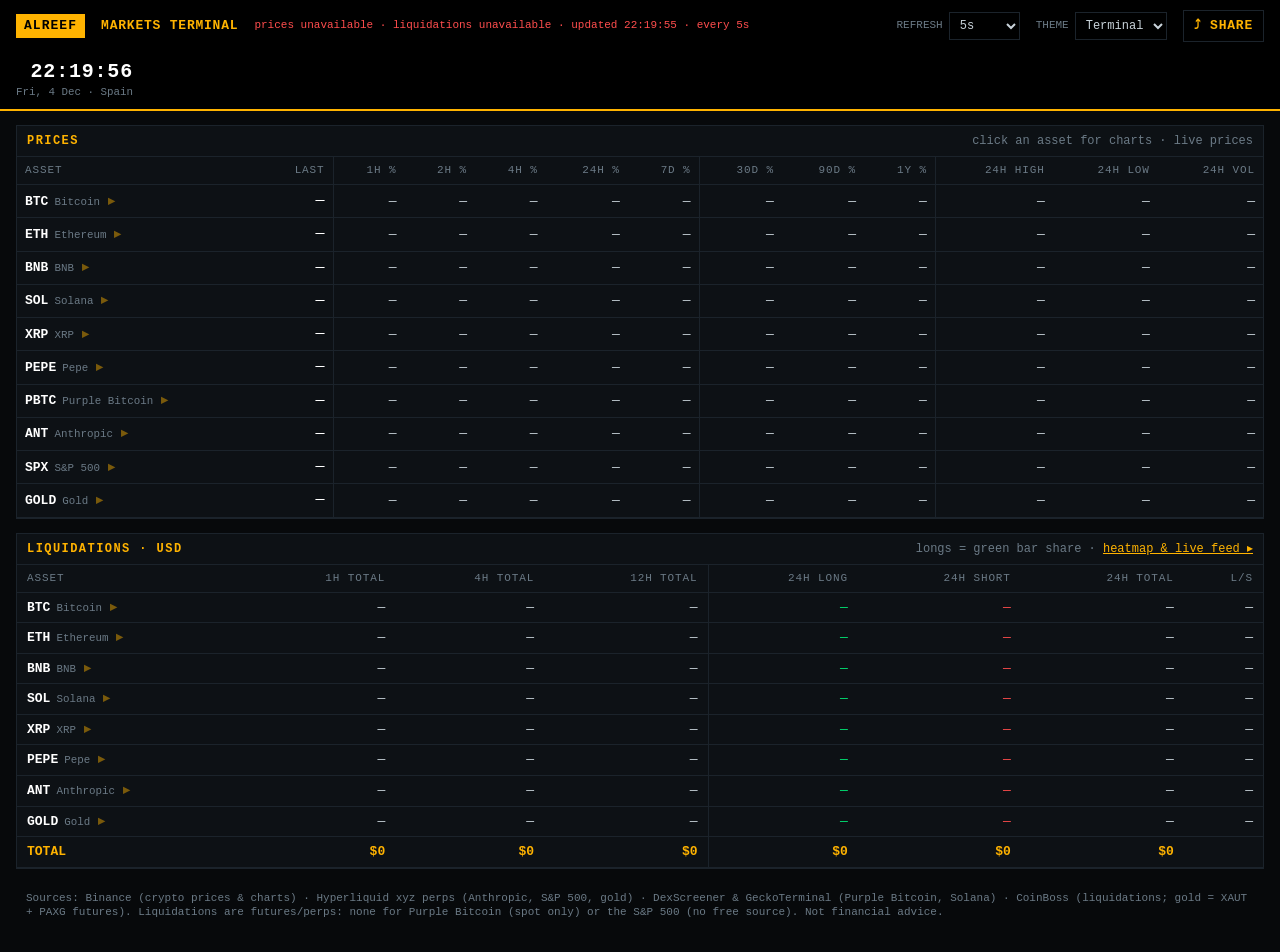
<file: test1/index.html>
<!doctype html>
<html lang="en"><head><meta charset="utf-8"><meta name="robots" content="noindex">
<title>Moved to /crypto/</title>
<link rel="canonical" href="https://alreef.es/crypto/">
<meta http-equiv="refresh" content="0; url=/crypto/">
<script>location.replace('/crypto/' + location.hash);</script>
</head><body style="background:#07090b;color:#c9d3da;font:14px ui-monospace,monospace;padding:24px">
Moved to <a style="color:#ffb300" href="/crypto/">alreef.es/crypto/</a>
</body></html>
</file>
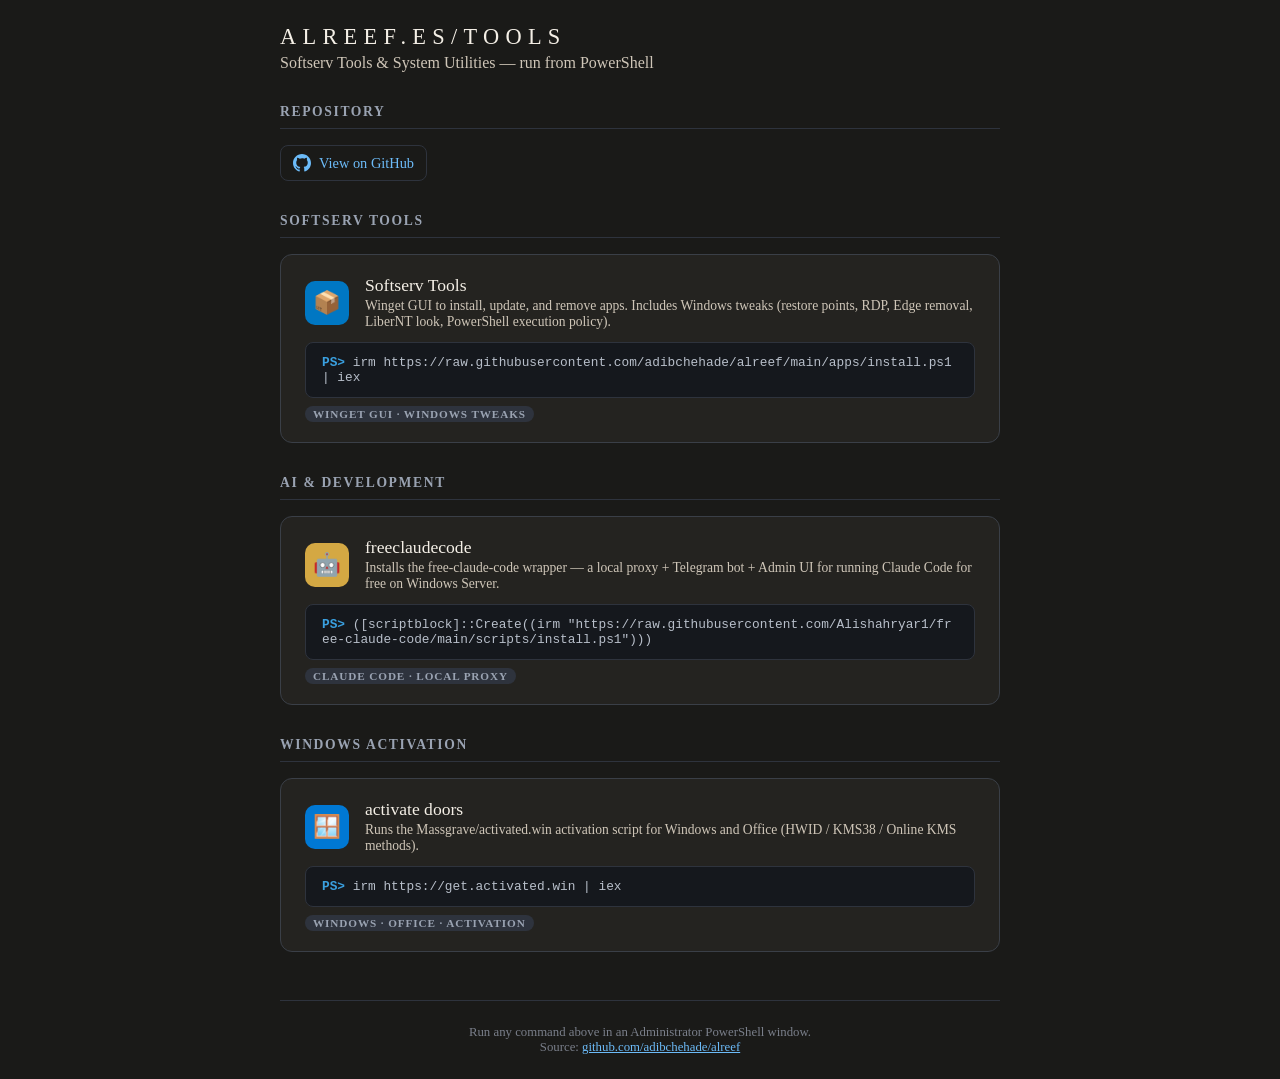
<file: tools/index.html>
<!DOCTYPE html>
<html lang="en">
<head>
  <meta charset="UTF-8">
  <meta name="viewport" content="width=device-width, initial-scale=1">
  <title>alreef.es/tools — Softserv Tools</title>
  <style>
    * { box-sizing: border-box; }
    body {
      margin: 0;
      min-height: 100vh;
      font-family: Georgia, "Times New Roman", serif;
      background: #1a1a18;
      color: #f4efe6;
      padding: 24px;
    }
    main { max-width: 720px; margin: 0 auto; }
    h1 {
      font-weight: 400;
      letter-spacing: 0.28em;
      text-transform: uppercase;
      font-size: 1.4rem;
      margin: 0 0 4px;
    }
    .subtitle { color: #cfc6b8; margin: 0 0 32px; font-size: 1rem; }
    .section { margin-bottom: 32px; }
    .section-title {
      font-size: 0.85rem;
      font-weight: 600;
      letter-spacing: 0.12em;
      text-transform: uppercase;
      color: #9aa3b2;
      margin: 0 0 16px;
      padding-bottom: 8px;
      border-bottom: 1px solid #2e333d;
    }
    .tool-card {
      background: #242320;
      border: 1px solid #3a3f47;
      border-radius: 12px;
      padding: 20px 24px;
      margin-bottom: 16px;
      transition: border-color 0.2s, background 0.2s;
    }
    .tool-card:hover {
      border-color: #5c574e;
      background: #2a2926;
    }
    .tool-header { display: flex; align-items: center; gap: 16px; margin-bottom: 12px; }
    .tool-icon {
      width: 44px;
      height: 44px;
      border-radius: 10px;
      display: flex;
      align-items: center;
      justify-content: center;
      font-size: 1.4rem;
      flex-shrink: 0;
    }
    .tool-icon.softserv { background: #0077c3; color: white; }
    .tool-icon.claude { background: #d4a843; color: #1a1a18; }
    .tool-icon.windows { background: #0078d4; color: white; }
    .tool-info { flex: 1; min-width: 0; }
    .tool-name { font-size: 1.1rem; font-weight: 500; margin: 0 0 2px; }
    .tool-desc { font-size: 0.85rem; color: #cfc6b8; margin: 0; }
    .tool-command {
      background: #15181d;
      border: 1px solid #2e333d;
      border-radius: 8px;
      padding: 12px 16px;
      font-family: "Cascadia Mono", "Consolas", monospace;
      font-size: 0.8rem;
      color: #b8bfca;
      overflow-x: auto;
      white-space: pre-wrap;
      word-break: break-all;
      margin: 0;
      position: relative;
    }
    .tool-command::before {
      content: "PS> ";
      color: #3aa0e0;
      font-weight: 600;
    }
    .github-link {
      display: inline-flex;
      align-items: center;
      gap: 8px;
      color: #6cbbf8;
      text-decoration: none;
      font-size: 0.9rem;
      padding: 8px 12px;
      border: 1px solid #2e333d;
      border-radius: 8px;
      transition: border-color 0.2s, color 0.2s;
    }
    .github-link:hover {
      border-color: #0077c3;
      color: #3aa0e0;
    }
    .github-link svg { width: 18px; height: 18px; }
    .category-tag {
      display: inline-block;
      font-size: 0.7rem;
      font-weight: 600;
      text-transform: uppercase;
      letter-spacing: 0.08em;
      padding: 2px 8px;
      border-radius: 999px;
      background: #2e333d;
      color: #9aa3b2;
      margin-top: 8px;
    }
    .footer {
      margin-top: 48px;
      padding-top: 24px;
      border-top: 1px solid #2e333d;
      font-size: 0.8rem;
      color: #7a7f8a;
      text-align: center;
    }
  </style>
</head>
<body>
  <main>
    <h1>alreef.es/tools</h1>
    <p class="subtitle">Softserv Tools & System Utilities — run from PowerShell</p>

    <section class="section">
      <div class="section-title">Repository</div>
      <a href="https://github.com/adibchehade/alreef" class="github-link" target="_blank" rel="noopener">
        <svg viewBox="0 0 24 24" fill="currentColor"><path d="M12 0C5.374 0 0 5.373 0 12c0 5.302 3.438 9.8 8.207 11.387.599.111.793-.261.793-.577v-2.234c-3.338.726-4.033-1.416-4.033-1.416-.546-1.387-1.333-1.756-1.333-1.756-1.089-.745.083-.729.083-.729 1.205.084 1.839 1.237 1.839 1.237 1.07 1.834 2.807 1.304 3.492.997.107-.775.418-1.305.762-1.604-2.665-.305-5.467-1.334-5.467-5.931 0-1.311.469-2.381 1.236-3.221-.124-.303-.535-1.524.117-3.176 0 0 1.008-.322 3.301 1.23A11.509 11.509 0 0112 5.803c1.02.005 2.047.138 3.006.404 2.291-1.552 3.297-1.23 3.297-1.23.653 1.653.242 2.874.118 3.176.77.84 1.235 1.911 1.235 3.221 0 4.609-2.807 5.624-5.479 5.921.43.372.823 1.102.823 2.222v3.293c0 .319.192.694.801.576C20.566 21.797 24 17.3 24 12c0-6.627-5.373-12-12-12z"/></svg>
        View on GitHub
      </a>
    </section>

    <section class="section">
      <div class="section-title">Softserv Tools</div>
      <div class="tool-card">
        <div class="tool-header">
          <div class="tool-icon softserv">📦</div>
          <div class="tool-info">
            <h3 class="tool-name">Softserv Tools</h3>
            <p class="tool-desc">Winget GUI to install, update, and remove apps. Includes Windows tweaks (restore points, RDP, Edge removal, LiberNT look, PowerShell execution policy).</p>
          </div>
        </div>
        <pre class="tool-command">irm https://raw.githubusercontent.com/adibchehade/alreef/main/apps/install.ps1 | iex</pre>
        <span class="category-tag">Winget GUI · Windows Tweaks</span>
      </div>
    </section>

    <section class="section">
      <div class="section-title">AI & Development</div>
      <div class="tool-card">
        <div class="tool-header">
          <div class="tool-icon claude">🤖</div>
          <div class="tool-info">
            <h3 class="tool-name">freeclaudecode</h3>
            <p class="tool-desc">Installs the free-claude-code wrapper — a local proxy + Telegram bot + Admin UI for running Claude Code for free on Windows Server.</p>
          </div>
        </div>
        <pre class="tool-command">([scriptblock]::Create((irm "https://raw.githubusercontent.com/Alishahryar1/free-claude-code/main/scripts/install.ps1")))</pre>
        <span class="category-tag">Claude Code · Local Proxy</span>
      </div>
    </section>

    <section class="section">
      <div class="section-title">Windows Activation</div>
      <div class="tool-card">
        <div class="tool-header">
          <div class="tool-icon windows">🪟</div>
          <div class="tool-info">
            <h3 class="tool-name">activate doors</h3>
            <p class="tool-desc">Runs the Massgrave/activated.win activation script for Windows and Office (HWID / KMS38 / Online KMS methods).</p>
          </div>
        </div>
        <pre class="tool-command">irm https://get.activated.win | iex</pre>
        <span class="category-tag">Windows · Office · Activation</span>
      </div>
    </section>

    <div class="footer">
      Run any command above in an Administrator PowerShell window.<br>
      Source: <a href="https://github.com/adibchehade/alreef" style="color: #6cbbf8;">github.com/adibchehade/alreef</a>
    </div>
  </main>
</body>
</html>
</file>
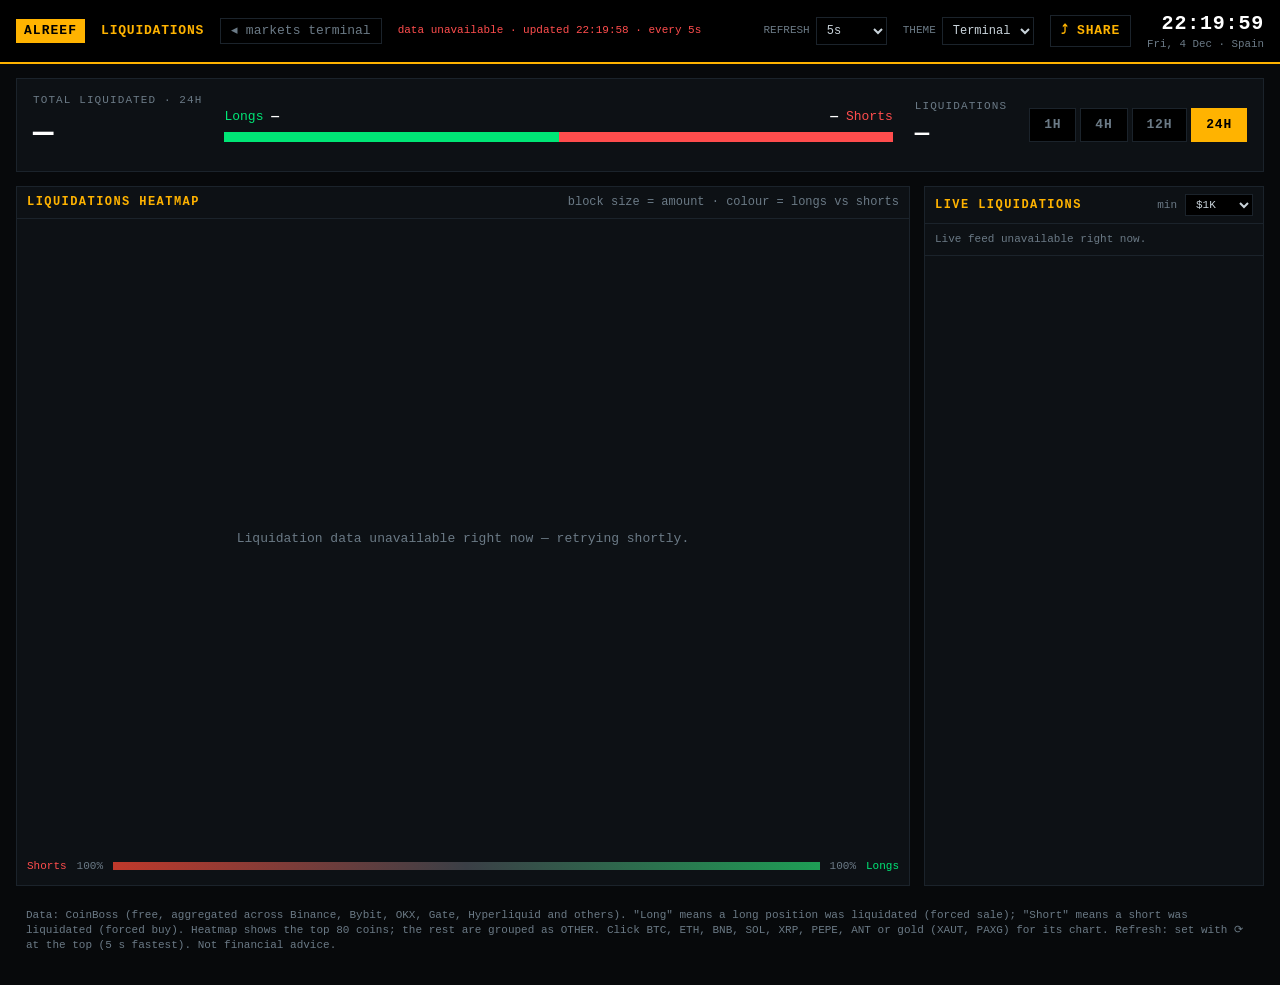
<file: crypto/liquidations/index.html>
<!doctype html>
<html lang="en">
<head>
<meta charset="utf-8">
<meta name="viewport" content="width=device-width,initial-scale=1">
<title>Liquidations · alreef crypto</title>
<meta name="robots" content="noindex">
<meta property="og:type" content="website">
<meta property="og:site_name" content="alreef">
<meta property="og:title" content="alreef · Crypto Liquidations">
<meta property="og:description" content="Liquidation heatmap, long/short totals for 1H, 4H, 12H and 24H, and a live liquidation feed.">
<meta property="og:url" content="https://alreef.es/crypto/liquidations/">
<meta property="og:image" content="https://alreef.es/crypto/og.png">
<meta property="og:image:width" content="1200">
<meta property="og:image:height" content="630">
<meta name="twitter:card" content="summary_large_image">
<meta name="description" content="Liquidation heatmap, long/short totals for 1H, 4H, 12H and 24H, and a live liquidation feed.">
<link rel="stylesheet" href="/crypto/theme.css?v=202611211652">
<script>try { const t = localStorage.getItem('alreef-theme'); if (t) document.documentElement.dataset.theme = t; } catch (e) {}</script>
<style>
  * { box-sizing:border-box; }
  body { margin:0; background:var(--bg); color:var(--txt); font:13px/1.35 ui-monospace,"SF Mono",Consolas,"Liberation Mono",monospace; }
  a { color:inherit; }
  header { display:flex; align-items:center; gap:16px; flex-wrap:wrap; padding:10px 16px; background:var(--hdr); border-bottom:2px solid var(--amber); }
  .brand { color:var(--on); background:var(--amber); font-weight:700; padding:3px 8px; letter-spacing:.08em; text-decoration:none; }
  .hdr-t { color:var(--amber); font-weight:700; letter-spacing:.06em; }
  .nav { color:var(--dim); text-decoration:none; border:1px solid var(--line); padding:3px 10px; }
  .nav:hover { color:var(--amber); border-color:var(--amber); }
  .clock { margin-left:auto; text-align:right; }
  .clock b { color:var(--hi); font-size:20px; letter-spacing:.04em; }
  .clock small { display:block; color:var(--dim); }
  .status { color:var(--dim); font-size:11px; }
  .status.err { color:var(--dn); }
  main { padding:14px 16px 24px; display:grid; gap:14px; grid-template-columns:minmax(0,1fr) 340px; max-width:1500px; }
  section { background:var(--panel); border:1px solid var(--line); }
  h2 { margin:0; padding:7px 10px; font-size:12px; color:var(--amber); letter-spacing:.12em; border-bottom:1px solid var(--line); display:flex; justify-content:space-between; align-items:center; gap:10px; flex-wrap:wrap; }
  h2 span { color:var(--dim); font-weight:400; letter-spacing:0; }

  /* summary strip */
  .top { grid-column:1 / -1; display:flex; align-items:center; gap:22px; flex-wrap:wrap; padding:14px 16px; }
  .tot small, .cnt small { display:block; color:var(--dim); font-size:11px; letter-spacing:.1em; margin-bottom:4px; }
  .tot b { color:var(--hi); font-size:34px; letter-spacing:.01em; }
  .ls { flex:1 1 360px; min-width:260px; }
  .ls .lab { display:flex; justify-content:space-between; font-size:13px; margin-bottom:6px; }
  .ls .lab b { color:var(--hi); }
  .ls .bar { height:10px; background:var(--dn); position:relative; }
  .ls .bar i { position:absolute; left:0; top:0; bottom:0; background:var(--up); transition:width .4s; }
  .cnt b { color:var(--hi); font-size:24px; }
  .tfs { display:flex; gap:4px; }
  .tfs button { background:var(--hdr); border:1px solid var(--line); color:var(--dim); font:inherit; font-weight:700; letter-spacing:.06em; padding:7px 14px; cursor:pointer; }
  .tfs button:hover { color:var(--txt); }
  .tfs button.on { color:var(--on); background:var(--amber); border-color:var(--amber); }

  /* heatmap */
  .map { position:relative; height:620px; margin:10px; }
  .blk { position:absolute; overflow:hidden; border:1px solid var(--bg); display:flex; flex-direction:column; align-items:center; justify-content:center; text-align:center; color:#fff; line-height:1.15; text-decoration:none; transition:filter .15s; }
  .blk:hover { filter:brightness(1.25); z-index:1; outline:1px solid var(--amber); }
  .blk b { font-weight:700; text-shadow:0 1px 2px rgba(0,0,0,.5); }
  .blk span { opacity:.92; text-shadow:0 1px 2px rgba(0,0,0,.5); }
  .blk.watch::before { content:"▸ chart"; position:absolute; top:4px; left:6px; font-size:10px; color:var(--amber); opacity:0; }
  .blk.watch:hover::before { opacity:1; }
  .scale { display:flex; align-items:center; gap:10px; padding:0 10px 12px; color:var(--dim); font-size:11px; }
  .scale .g { flex:1; height:8px; background:linear-gradient(90deg,#c0392b,#3a3f46 50%,#1e9e55); }
  .mapmsg { position:absolute; inset:0; display:flex; align-items:center; justify-content:center; color:var(--dim); }

  /* live feed */
  .feed-ctl { display:flex; align-items:center; gap:8px; color:var(--dim); font-size:11px; font-weight:400; letter-spacing:0; }
  .feed-ctl select { background:var(--hdr); color:var(--txt); border:1px solid var(--line); font:inherit; font-size:11px; padding:3px 6px; }
  .feed { max-height:760px; overflow-y:auto; }
  .row { display:grid; grid-template-columns:1fr auto; gap:2px 10px; padding:8px 10px; border-bottom:1px solid var(--line); }
  .row.new { animation:flash 1.6s ease-out; }
  @keyframes flash { from { background:var(--upbg); } to { background:transparent; } }
  .row .c { color:var(--hi); font-weight:700; }
  .row .c small { color:var(--dim); font-weight:400; margin-left:6px; text-transform:capitalize; }
  .row .v { text-align:right; font-weight:700; }
  .row .d { color:var(--dim); font-size:11px; }
  .row .t { color:var(--dim); font-size:11px; text-align:right; }
  .L { color:var(--up); } .S { color:var(--dn); }
  .note { color:var(--dim); font-size:11px; padding:8px 10px; grid-column:1 / -1; }
  @media (max-width:980px) {
    main { grid-template-columns:1fr; }
    .map { height:480px; }
    .feed { max-height:520px; }
  }
  @media (max-width:520px) {
    .tot b { font-size:28px; }
    .map { height:420px; margin:6px; }
  }
</style>
</head>
<body>
<header>
  <a class="brand" href="/crypto/">ALREEF</a>
  <span class="hdr-t">LIQUIDATIONS</span>
  <a class="nav" href="/crypto/">◂ markets terminal</a>
  <span class="status" id="status">loading…</span>
  <label class="ctl" style="margin-left:auto" title="How often data refreshes">REFRESH <select id="rate" aria-label="Refresh rate"></select></label>
  <label class="ctl" title="Colour theme">THEME <select id="theme" aria-label="Colour theme"></select></label>
  <button id="share-page" title="Share this page" style="background:var(--hdr);border:1px solid var(--line);color:var(--amber);font:inherit;font-weight:700;letter-spacing:.06em;padding:6px 10px;cursor:pointer">⤴ SHARE</button>
  <div class="clock" style="margin-left:0"><b id="clock">--:--:--</b><small id="date"></small></div>
</header>
<main>
  <section class="top">
    <div class="tot"><small id="tot-l">TOTAL LIQUIDATED · 24H</small><b id="tot">—</b></div>
    <div class="ls">
      <div class="lab"><span class="L">Longs <b id="lg">—</b> <span id="lgp"></span></span><span class="S"><span id="shp"></span> <b id="sh">—</b> Shorts</span></div>
      <div class="bar"><i id="lsbar" style="width:50%"></i></div>
    </div>
    <div class="cnt"><small>LIQUIDATIONS</small><b id="cnt">—</b></div>
    <div class="tfs" id="tfs">
      <button data-r="1h">1H</button><button data-r="4h">4H</button><button data-r="12h">12H</button><button data-r="24h" class="on">24H</button>
    </div>
  </section>

  <section>
    <h2>LIQUIDATIONS HEATMAP <span id="map-sub">block size = amount · colour = longs vs shorts</span></h2>
    <div class="map" id="map"><div class="mapmsg">loading…</div></div>
    <div class="scale"><span class="S">Shorts</span><span>100%</span><div class="g"></div><span>100%</span><span class="L">Longs</span></div>
  </section>

  <section>
    <h2>LIVE LIQUIDATIONS
      <span class="feed-ctl">min
        <select id="min"><option value="0">$0</option><option value="1000" selected>$1K</option><option value="10000">$10K</option><option value="100000">$100K</option></select>
      </span>
    </h2>
    <div class="feed" id="feed"></div>
  </section>
  <div class="note">Data: CoinBoss (free, aggregated across Binance, Bybit, OKX, Gate, Hyperliquid and others). "Long" means a long position was liquidated (forced sale); "Short" means a short was liquidated (forced buy). Heatmap shows the top 80 coins; the rest are grouped as OTHER. Click BTC, ETH, BNB, SOL, XRP, PEPE, ANT or gold (XAUT, PAXG) for its chart. Refresh: set with ⟳ at the top (5 s fastest). Not financial advice.</div>
</main>

<script src="/crypto/lib.js?v=202611211652"></script>
<script>
  const A = window.ALREEF, $ = id => document.getElementById(id);
  A.clock($('clock'), $('date'));
  const CB = 'https://www.coinboss.com/api/liquidations';
  // coin on the heatmap → asset with a chart (gold-backed XAUT/PAXG open the Gold chart)
  const WATCH = new Map(A.LIQ_ASSETS.flatMap(a => (a.liqCoins || [a.sym]).map(c => [c, a.sym])));
  const CHART_TF = { '1h': '1h', '4h': '4h', '12h': '24h', '24h': '24h' };
  let R = '24h', coins = [], overview = null;

  async function getJSON(u) {
    try { const r = await fetch(u, { cache: 'no-store' }); return r.ok ? await r.json() : null; } catch (e) { return null; }
  }

  // ---------- totals ----------
  function drawTotals() {
    const o = overview && overview[R];
    $('tot-l').textContent = `TOTAL LIQUIDATED · ${R.toUpperCase()}`;
    if (!o) { ['tot', 'lg', 'sh', 'cnt'].forEach(k => $(k).textContent = '—'); return; }
    const lp = o.total_usd > 0 ? o.long_usd / o.total_usd * 100 : 50;
    $('tot').textContent = A.fmtUSD(o.total_usd);
    $('lg').textContent = A.fmtUSD(o.long_usd); $('lgp').textContent = lp.toFixed(0) + '%';
    $('sh').textContent = A.fmtUSD(o.short_usd); $('shp').textContent = (100 - lp).toFixed(0) + '%';
    $('lsbar').style.width = lp + '%';
    $('cnt').textContent = (o.cnt ?? 0).toLocaleString('en-US');
  }

  // ---------- squarified treemap ----------
  function squarify(items, rect) {
    const out = [], area = rect.w * rect.h, sum = items.reduce((s, i) => s + i.v, 0);
    const q = items.map(i => ({ ...i, a: i.v / sum * area }));
    let r = { ...rect }, row = [];
    const worst = (row, side) => {
      const s = row.reduce((t, i) => t + i.a, 0), mx = Math.max(...row.map(i => i.a)), mn = Math.min(...row.map(i => i.a));
      return Math.max(side * side * mx / (s * s), (s * s) / (side * side * mn));
    };
    const place = row => {
      const s = row.reduce((t, i) => t + i.a, 0);
      if (r.w >= r.h) { const w = s / r.h; let y = r.y; row.forEach(i => { const h = i.a / w; out.push({ ...i, x: r.x, y, w, h }); y += h; }); r = { x: r.x + w, y: r.y, w: r.w - w, h: r.h }; }
      else { const h = s / r.w; let x = r.x; row.forEach(i => { const w = i.a / h; out.push({ ...i, x, y: r.y, w, h }); x += w; }); r = { x: r.x, y: r.y + h, w: r.w, h: r.h - h }; }
    };
    while (q.length) {
      const side = Math.min(r.w, r.h), it = q[0];
      if (!row.length || worst(row.concat(it), side) <= worst(row, side)) { row.push(it); q.shift(); }
      else { place(row); row = []; }
    }
    if (row.length) place(row);
    return out;
  }
  // Long share 0 → red, 0.5 → grey, 1 → green; deeper colour the more one-sided.
  function colour(share) {
    const lerp = (a, b, t) => a.map((v, i) => Math.round(v + (b[i] - v) * t));
    const grey = [58, 63, 70], green = [30, 158, 85], red = [192, 57, 43];
    const c = share >= 0.5 ? lerp(grey, green, (share - 0.5) * 2) : lerp(grey, red, (0.5 - share) * 2);
    return `rgb(${c.join(',')})`;
  }
  function drawMap() {
    const el = $('map'), W = el.clientWidth, H = el.clientHeight;
    if (!coins.length) { el.innerHTML = '<div class="mapmsg">Liquidation data unavailable right now — retrying shortly.</div>'; return; }
    const sorted = coins.filter(c => c.total > 0).sort((a, b) => b.total - a.total);
    const top = sorted.slice(0, 80), rest = sorted.slice(80);
    const items = top.map(c => ({ ...c, v: c.total }));
    if (rest.length) {
      const o = rest.reduce((s, c) => ({ long: s.long + c.long, short: s.short + c.short, total: s.total + c.total }), { long: 0, short: 0, total: 0 });
      items.push({ coin: `OTHER (${rest.length})`, ...o, v: o.total, other: true });
    }
    el.innerHTML = squarify(items, { x: 0, y: 0, w: W, h: H }).map(b => {
      const share = b.total > 0 ? b.long / b.total : 0.5;
      const big = Math.sqrt(b.w * b.h);
      const fs = Math.max(9, Math.min(44, big / 6));
      const showName = b.w > 34 && b.h > 18, showAmt = b.w > 48 && b.h > 36;
      const tip = `${b.coin}: ${A.fmtUSD(b.total)} · longs ${A.fmtUSD(b.long)} (${(share * 100).toFixed(0)}%) · shorts ${A.fmtUSD(b.short)}`;
      const watch = WATCH.has(b.coin);
      const tag = watch ? 'a' : 'div', href = watch ? ` href="/crypto/#${WATCH.get(b.coin)}-${CHART_TF[R]}"` : '';
      return `<${tag} class="blk${watch ? ' watch' : ''}"${href} title="${tip}" style="left:${b.x}px;top:${b.y}px;width:${b.w}px;height:${b.h}px;background:${colour(share)}">
        ${showName ? `<b style="font-size:${fs}px">${b.coin}</b>` : ''}${showAmt ? `<span style="font-size:${Math.max(9, fs * 0.6)}px">${A.fmtUSD(b.total)}</span>` : ''}</${tag}>`;
    }).join('');
  }
  new ResizeObserver(() => drawMap()).observe($('map'));

  // ---------- data ----------
  async function refresh() {
    $('status').textContent = 'updating…';
    const [ov, cs] = await Promise.all([getJSON(`${CB}/overview`), getJSON(`${CB}/coins?range=${R}&limit=500`)]);
    if (ov && ov.data) overview = ov.data;
    coins = cs && Array.isArray(cs.data) ? cs.data.map(r => ({ coin: String(r.coin).toUpperCase(), long: +r.long_usd || 0, short: +r.short_usd || 0, total: +r.total_usd || 0 })) : [];
    drawTotals(); drawMap();
    const ok = overview && coins.length;
    $('status').className = 'status' + (ok ? '' : ' err');
    $('status').textContent = (ok ? '' : 'data unavailable · ') + 'updated ' + A.spain() + ` · every ${RATE() / 1000 < 60 ? RATE() / 1000 + 's' : '1 min'}`;
  }
  $('tfs').addEventListener('click', e => {
    const b = e.target.closest('button'); if (!b || b.dataset.r === R) return;
    R = b.dataset.r;
    $('tfs').querySelectorAll('button').forEach(x => x.classList.toggle('on', x === b));
    history.replaceState(null, '', '#' + R);
    drawTotals(); refresh();
  });
  $('share-page').addEventListener('click', () => {
    const o = overview && overview[R];
    A.shareLink({ title: `Crypto liquidations · ${R.toUpperCase()}`,
      text: o ? `${A.fmtUSD(o.total_usd)} liquidated in ${R.toUpperCase()} · longs ${(o.long_usd / o.total_usd * 100).toFixed(0)}% · shorts ${(o.short_usd / o.total_usd * 100).toFixed(0)}%` : 'Crypto liquidations heatmap and live feed',
      url: `${location.origin}/crypto/liquidations/#${R}` });
  });
  const h = location.hash.slice(1);
  if (['1h', '4h', '12h', '24h'].includes(h)) { R = h; $('tfs').querySelectorAll('button').forEach(x => x.classList.toggle('on', x.dataset.r === R)); }

  // ---------- live feed ----------
  const seen = new Set(); let feed = [];
  const ago = ms => { const s = Math.max(0, Math.round((Date.now() - ms) / 1000)); return s < 60 ? s + 's' : s < 3600 ? Math.floor(s / 60) + 'm' : Math.floor(s / 3600) + 'h'; };
  const qty = q => q >= 1e6 ? (q / 1e6).toFixed(2) + 'M' : q >= 1e3 ? (q / 1e3).toFixed(1) + 'K' : (+q.toPrecision(4)).toString();
  const px = p => p >= 1000 ? p.toLocaleString('en-US', { maximumFractionDigits: 2 }) : p >= 1 ? p.toFixed(3) : (+p.toPrecision(4)).toString();
  function drawFeed(fresh) {
    const min = +$('min').value;
    const rows = feed.filter(r => r.v >= min).slice(0, 120);
    $('feed').innerHTML = rows.length ? rows.map(r => `<div class="row${fresh.has(r.id) ? ' new' : ''}">
        <span class="c">${r.coin}<small>${r.ex}</small></span><span class="v ${r.long ? 'L' : 'S'}">${A.fmtUSD(r.v)}</span>
        <span class="d"><span class="${r.long ? 'L' : 'S'}">${r.long ? 'Long' : 'Short'}</span> · ${qty(r.q)} ${r.coin} at $${px(r.p)}</span><span class="t">${ago(r.t)}</span></div>`).join('')
      : '<div class="row"><span class="d">No liquidations above this size in the latest batch.</span></div>';
  }
  async function pullFeed() {
    const d = await getJSON(`${CB}?limit=500`);
    if (!d || !Array.isArray(d.data)) { if (!feed.length) $('feed').innerHTML = '<div class="row"><span class="d">Live feed unavailable right now.</span></div>'; return; }
    const fresh = new Set();
    d.data.forEach(r => {
      if (seen.has(r.id)) return;
      seen.add(r.id); if (feed.length) fresh.add(r.id);
      feed.push({ id: r.id, coin: r.coin_base || String(r.symbol).replace(/USDT?$/, ''), ex: r.exchange, long: r.side === 'LONG',
                  v: +r.value_usd || 0, q: +r.qty || 0, p: +r.price || 0, t: +r.timestamp });
    });
    feed.sort((a, b) => b.t - a.t); feed = feed.slice(0, 600);
    drawFeed(fresh);
  }
  $('min').addEventListener('change', () => drawFeed(new Set()));
  A.rateUI($('rate'), 5); A.themeUI($('theme'));
  const RATE = () => Math.max(5, A.getRate()) * 1000;   // CoinBoss: 5 s at the fastest
  A.every(pullFeed, RATE);
  setInterval(() => drawFeed(new Set()), 5000);   // keep the "time ago" fresh

  A.every(refresh, RATE);
</script>
</body>
</html>
</file>
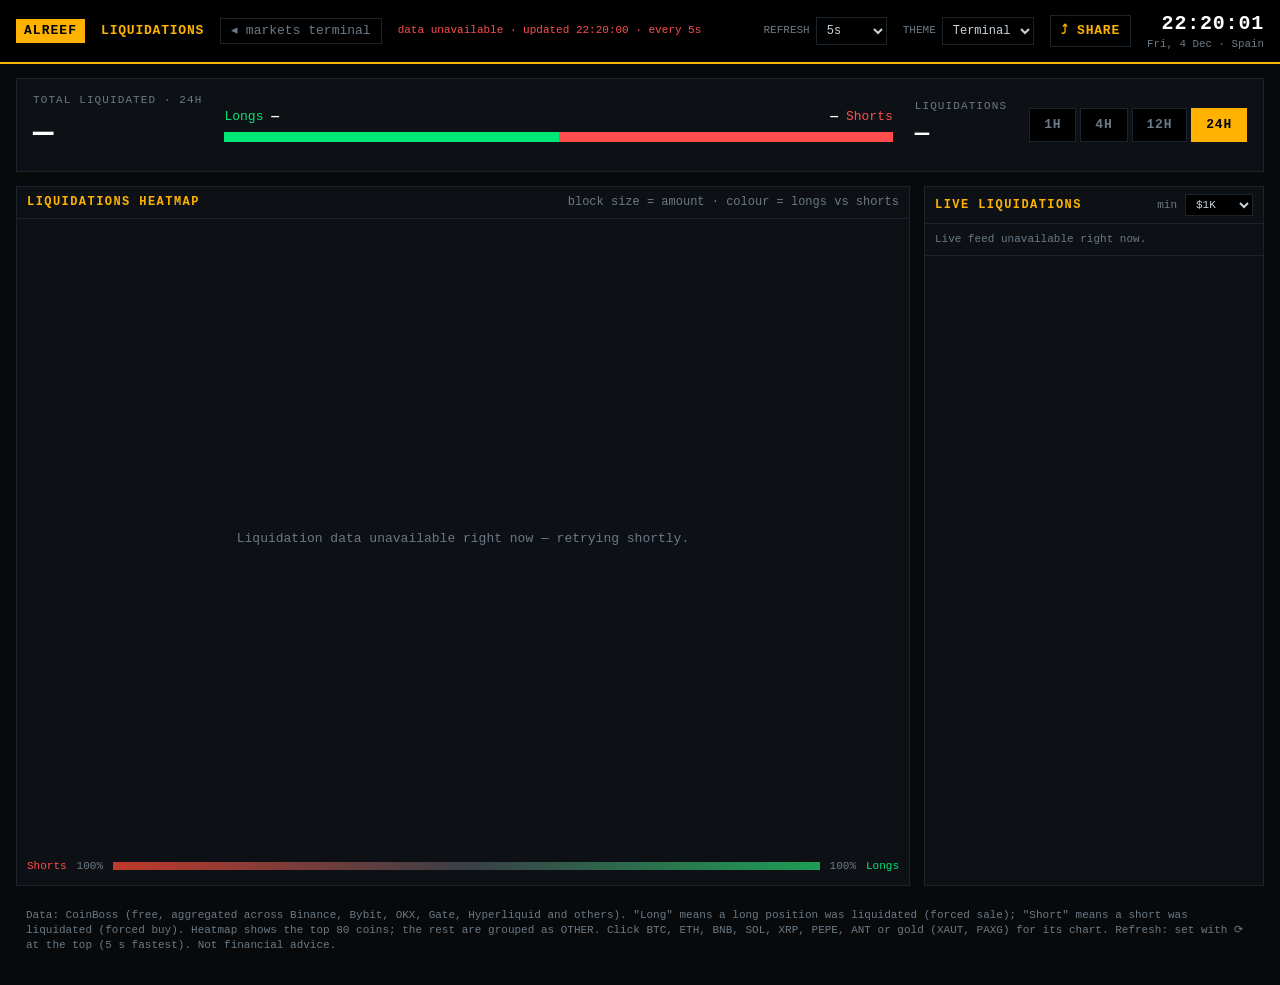
<file: test1/liquidations/index.html>
<!doctype html>
<html lang="en"><head><meta charset="utf-8"><meta name="robots" content="noindex">
<title>Moved to /crypto/liquidations/</title>
<link rel="canonical" href="https://alreef.es/crypto/liquidations/">
<meta http-equiv="refresh" content="0; url=/crypto/liquidations/">
<script>location.replace('/crypto/liquidations/' + location.hash);</script>
</head><body style="background:#07090b;color:#c9d3da;font:14px ui-monospace,monospace;padding:24px">
Moved to <a style="color:#ffb300" href="/crypto/liquidations/">alreef.es/crypto/liquidations/</a>
</body></html>
</file>
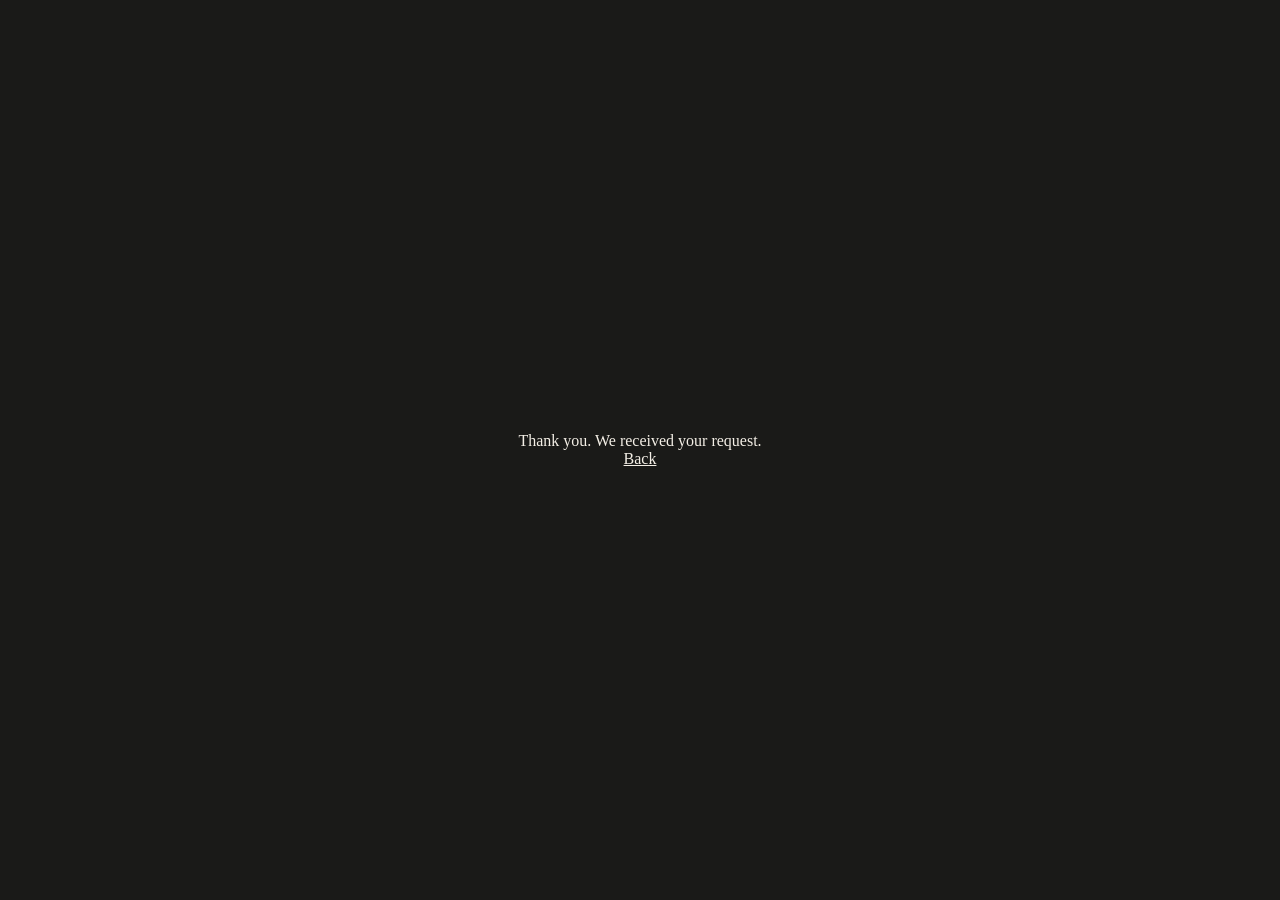
<file: thanks.html>
<!DOCTYPE html>
<html lang="en">
<head>
  <meta charset="UTF-8">
  <meta name="viewport" content="width=device-width, initial-scale=1">
  <title>Thank you — alreef.es</title>
  <style>
    body {
      margin: 0; min-height: 100vh; display: flex; align-items: center; justify-content: center;
      font-family: Georgia, serif; background: #1a1a18; color: #f4efe6; text-align: center;
    }
    a { color: #f4efe6; }
  </style>
</head>
<body>
  <p>Thank you. We received your request.<br><a href="/">Back</a></p>
</body>
</html>
</file>
<file: crypto/theme.css>
/* alreef crypto: colour themes. The page sets <html data-theme="…"> before first paint. */
:root, [data-theme="terminal"] {
  --bg:#07090b; --panel:#0d1115; --line:#1b232b; --txt:#c9d3da; --dim:#6b7a86; --amber:#ffb300; --up:#00e676; --dn:#ff4d4d; --blue:#4aa3ff;
  --hdr:#000; --hi:#fff; --on:#000; --hover:#111a21; --sum:#0a0e11; --grid:#131a20; --axis:#8a97a3;
  --upbg:rgba(0,230,118,.28); --dnbg:rgba(255,77,77,.28); --shade:rgba(0,0,0,.6); --scrim:rgba(0,0,0,.72);
  color-scheme:dark;
}
[data-theme="graphite"] {
  --bg:#131722; --panel:#1e222d; --line:#2a2e39; --txt:#d1d4dc; --dim:#787b86; --amber:#5b8cff; --up:#26a69a; --dn:#ef5350; --blue:#f7a600; --hdr:#131722; --hi:#ffffff; --on:#ffffff; --hover:#262b38; --sum:#1a1e28; --grid:#242833; --axis:#9598a1; --upbg:rgba(38,166,154,.25); --dnbg:rgba(239,83,80,.25); --shade:rgba(0,0,0,.5); --scrim:rgba(0,0,0,.65);
  color-scheme:dark;
}
[data-theme="violet"] {
  --bg:#0d0a14; --panel:#15111f; --line:#2a2240; --txt:#d6d0e6; --dim:#857ca0; --amber:#b388ff; --up:#3ddc97; --dn:#ff5c7a; --blue:#ffd166; --hdr:#09070f; --hi:#ffffff; --on:#0d0a14; --hover:#1f1930; --sum:#120e1b; --grid:#1b1628; --axis:#9a91b5; --upbg:rgba(61,220,151,.25); --dnbg:rgba(255,92,122,.25); --shade:rgba(0,0,0,.55); --scrim:rgba(5,3,10,.72);
  color-scheme:dark;
}
[data-theme="mocha"] {
  --bg:#1a1411; --panel:#221a16; --line:#3a2d25; --txt:#e6d9cc; --dim:#9c8878; --amber:#ff9e45; --up:#8bd17c; --dn:#ff6b5b; --blue:#7cc4e8; --hdr:#140f0c; --hi:#fff7ee; --on:#1a1411; --hover:#2c221c; --sum:#1e1713; --grid:#2a201b; --axis:#a8968a; --upbg:rgba(139,209,124,.25); --dnbg:rgba(255,107,91,.25); --shade:rgba(0,0,0,.55); --scrim:rgba(10,6,4,.72);
  color-scheme:dark;
}
[data-theme="light"] {
  --bg:#eef1f4; --panel:#ffffff; --line:#d9dee4; --txt:#26313b; --dim:#66727e; --amber:#a35f00; --up:#08814a; --dn:#cc2b2b; --blue:#1d64c8;
  --hdr:#ffffff; --hi:#0b1218; --on:#ffffff; --hover:#f1f4f7; --sum:#f7f9fa; --grid:#eef1f4; --axis:#5d6873;
  --upbg:rgba(8,129,74,.16); --dnbg:rgba(204,43,43,.16); --shade:rgba(20,30,40,.18); --scrim:rgba(20,30,40,.45);
  color-scheme:light;
}

[data-theme="paper"] {
  --bg:#f3ecdd; --panel:#fbf7ef; --line:#dfd3bd; --txt:#3b3226; --dim:#7a6b57; --amber:#a14d0a; --up:#2e7d32; --dn:#c62828; --blue:#275d9b; --hdr:#fbf7ef; --hi:#1f1810; --on:#ffffff; --hover:#f1e8d7; --sum:#f7f0e3; --grid:#efe6d4; --axis:#6e604d; --upbg:rgba(46,125,50,.16); --dnbg:rgba(198,40,40,.16); --shade:rgba(60,40,20,.18); --scrim:rgba(60,40,20,.45);
  color-scheme:light;
}
/* header controls: theme + refresh rate */
.ctl { display:flex; align-items:center; gap:6px; color:var(--dim); font-size:11px; }
.ctl select { background:var(--hdr); color:var(--txt); border:1px solid var(--line); font:inherit; font-size:12px; padding:5px 6px; cursor:pointer; }
.ctl select:hover, .ctl select:focus { border-color:var(--amber); outline:none; }
</file>
